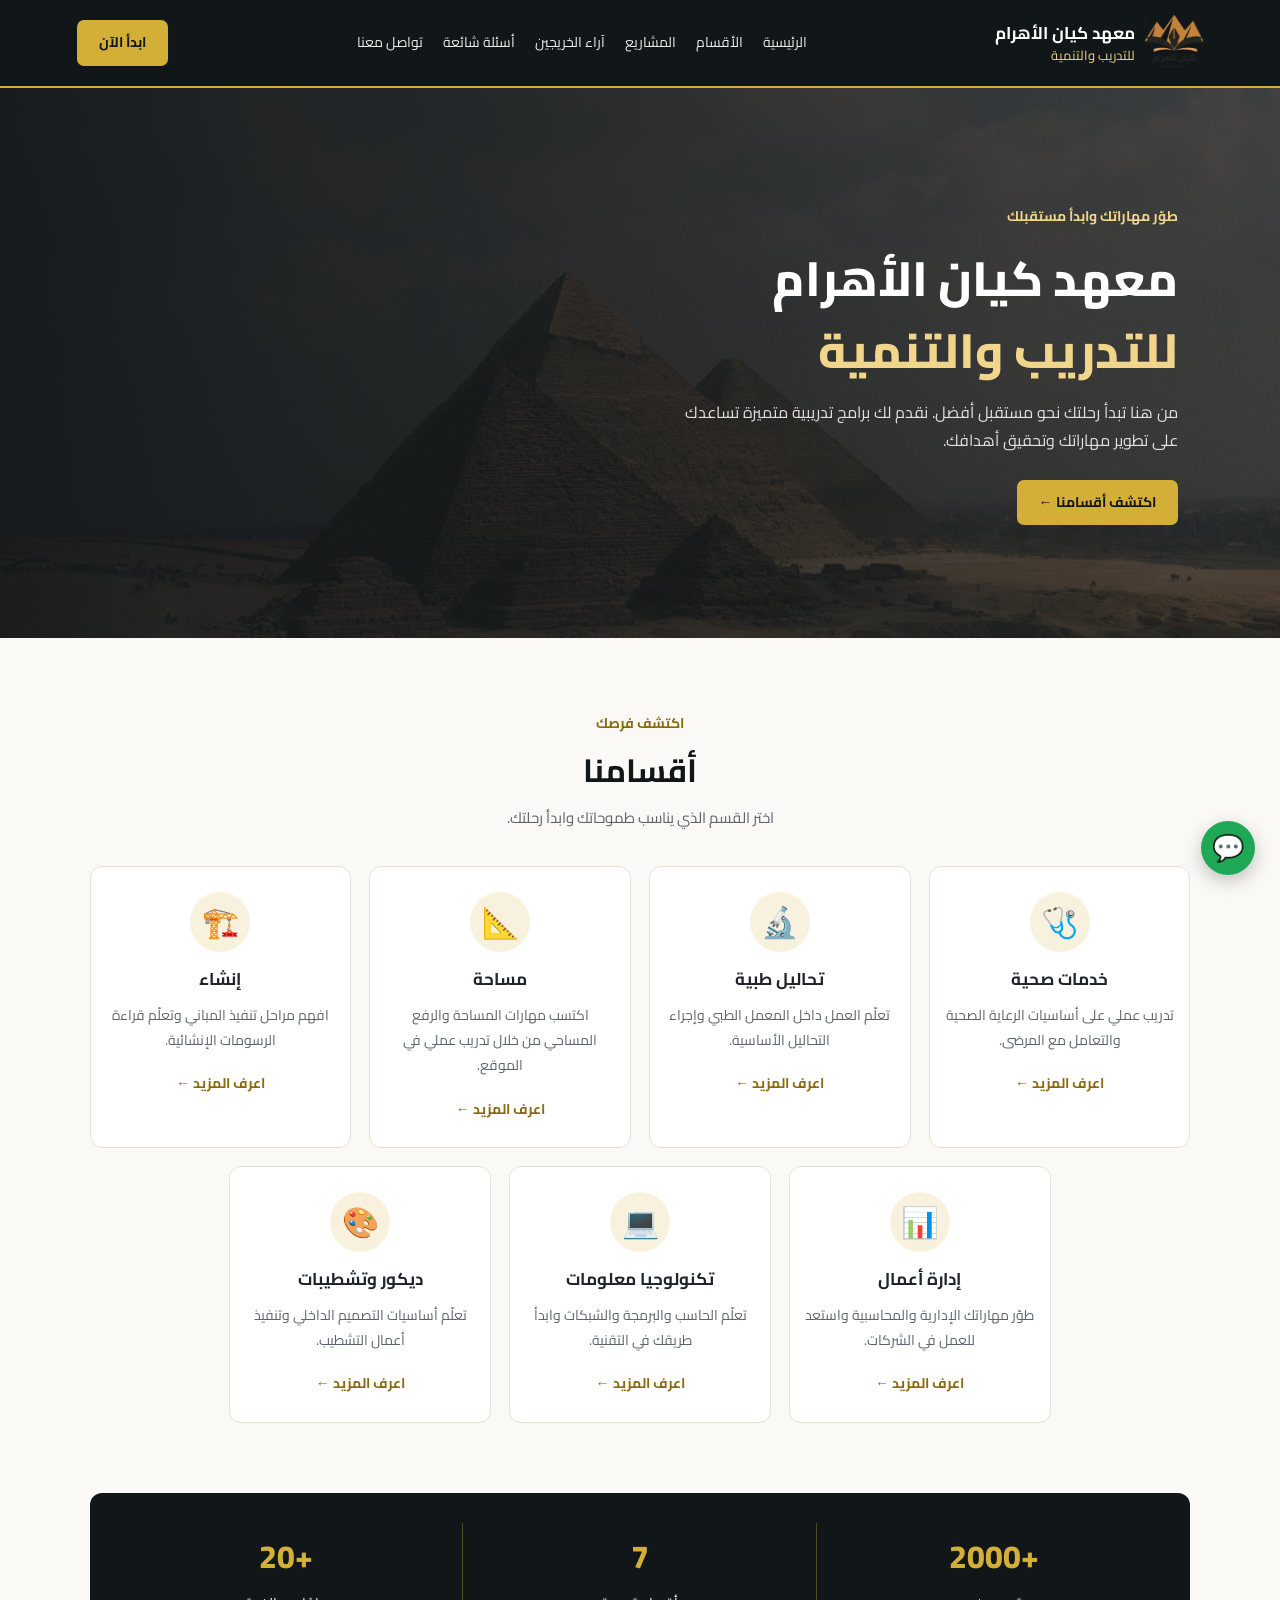
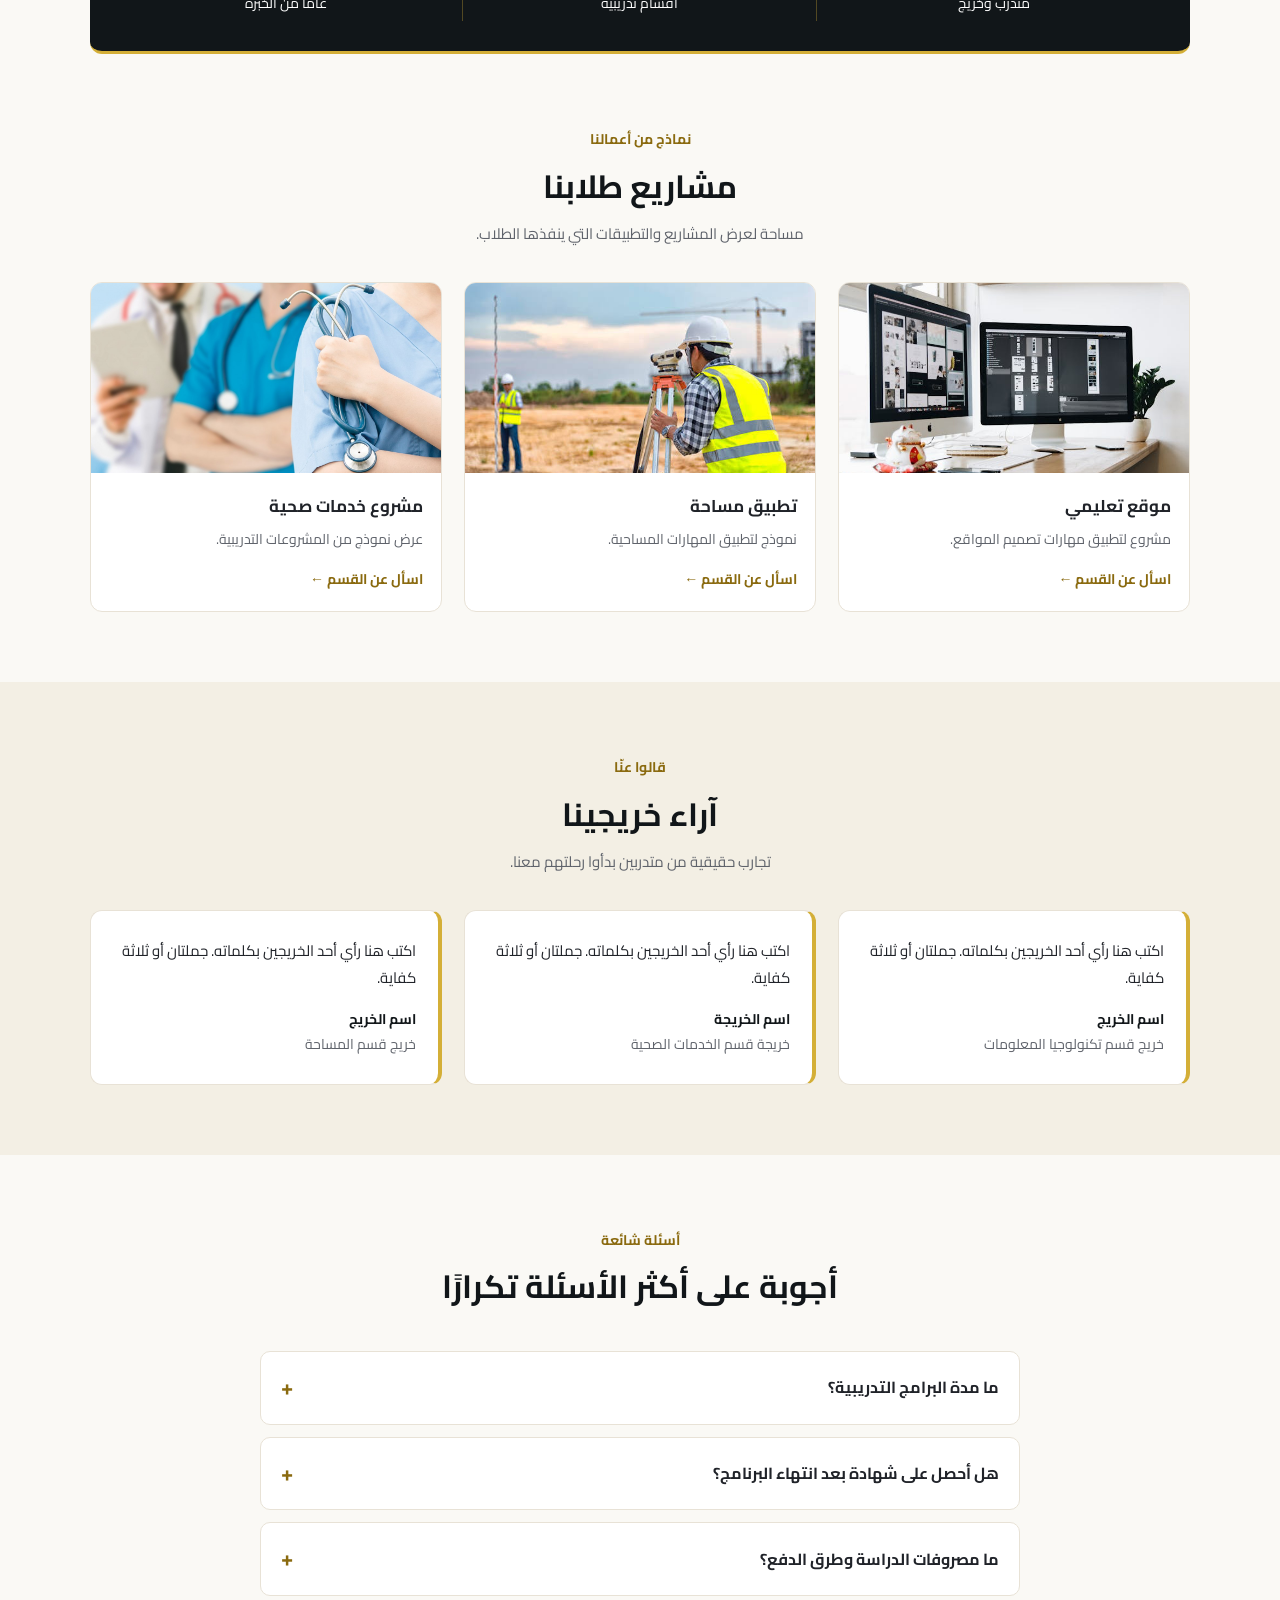
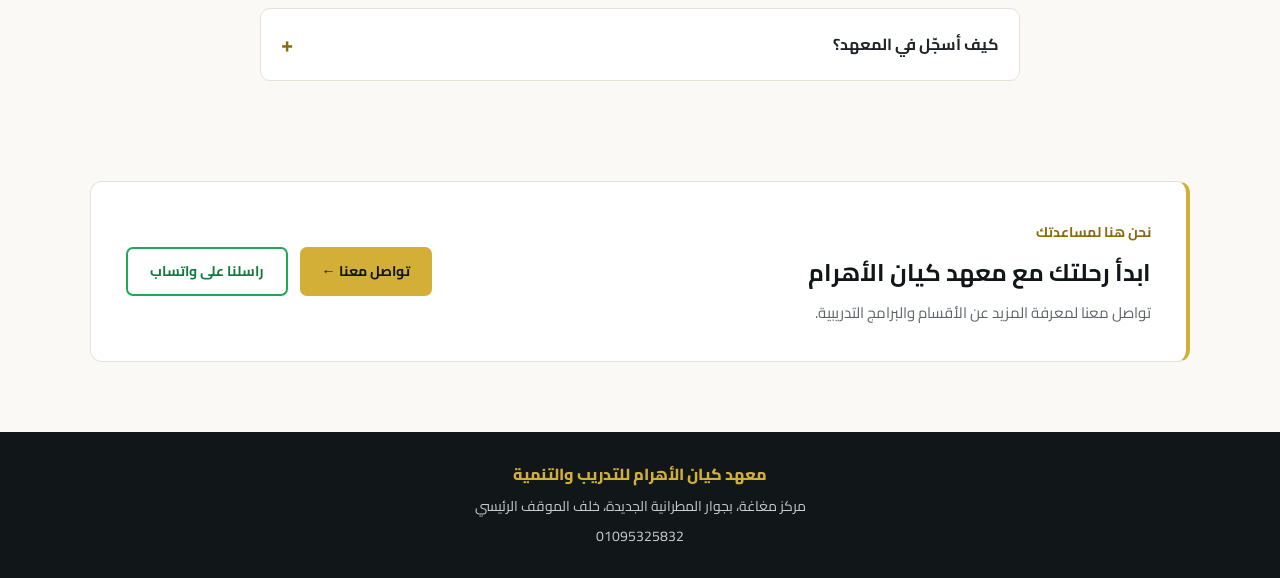
<file: index.html>
<!DOCTYPE html>
<html lang="ar" dir="rtl">
<head>
  <meta charset="UTF-8">
  <meta name="viewport" content="width=device-width, initial-scale=1.0">

  <title>معهد كيان الأهرام للتدريب والتنمية - مغاغة</title>
  <meta name="description" content="معهد كيان الأهرام للتدريب والتنمية بمركز مغاغة: خدمات صحية، تحاليل طبية، مساحة، إنشاء، إدارة أعمال، تكنولوجيا معلومات، وديكور وتشطيبات.">
  <link rel="icon" type="image/png" href="images/favicon.png">

  <link rel="preconnect" href="https://fonts.googleapis.com">
  <link rel="preconnect" href="https://fonts.gstatic.com" crossorigin>
  <link href="https://fonts.googleapis.com/css2?family=Cairo:wght@400;600;700;800&display=swap" rel="stylesheet">

  <link rel="stylesheet" href="style.css">
</head>
<body>

  <!-- الهيدر -->
  <header class="navbar">
    <a href="index.html" class="brand">
      <img class="brand-logo" src="images/logo.png" alt="" width="58" height="58">
      <span class="brand-text">
        <strong>معهد كيان الأهرام</strong>
        <small>للتدريب والتنمية</small>
      </span>
    </a>

    <button class="menu-toggle" id="menuToggle" aria-label="القائمة">☰</button>

    <nav class="nav-links" id="navLinks">
      <a href="index.html">الرئيسية</a>
      <a href="index.html#departments">الأقسام</a>
      <a href="index.html#projects">المشاريع</a>
      <a href="index.html#testimonials">آراء الخريجين</a>
      <a href="index.html#faq">أسئلة شائعة</a>
      <a href="contact.html">تواصل معنا</a>
    </nav>

    <a href="index.html#departments" class="nav-button">ابدأ الآن</a>
  </header>

  <main>
    <!-- الهيرو -->
    <section class="hero" id="home">
      <div class="hero-content">
        <span class="eyebrow">طوّر مهاراتك وابدأ مستقبلك</span>

        <h1>
          معهد كيان الأهرام<br>
          <span>للتدريب والتنمية</span>
        </h1>

        <p>
          من هنا تبدأ رحلتك نحو مستقبل أفضل.
          نقدم لك برامج تدريبية متميزة تساعدك على تطوير مهاراتك
          وتحقيق أهدافك.
        </p>

        <a href="#departments" class="primary-button">اكتشف أقسامنا ←</a>
      </div>
    </section>

    <!-- الأقسام -->
    <section class="section" id="departments">
      <div class="section-heading">
        <span class="eyebrow">اكتشف فرصك</span>
        <h2>أقسامنا</h2>
        <p>اختر القسم الذي يناسب طموحاتك وابدأ رحلتك.</p>
      </div>

      <div class="departments-grid">
        <a class="department-card" href="health.html">
          <div class="card-icon">🩺</div>
          <h3>خدمات صحية</h3>
          <p>تدريب عملي على أساسيات الرعاية الصحية والتعامل مع المرضى.</p>
          <span class="link-button">اعرف المزيد ←</span>
        </a>

        <a class="department-card" href="labs.html">
          <div class="card-icon">🔬</div>
          <h3>تحاليل طبية</h3>
          <p>تعلّم العمل داخل المعمل الطبي وإجراء التحاليل الأساسية.</p>
          <span class="link-button">اعرف المزيد ←</span>
        </a>

        <a class="department-card" href="survey.html">
          <div class="card-icon">📐</div>
          <h3>مساحة</h3>
          <p>اكتسب مهارات المساحة والرفع المساحي من خلال تدريب عملي في الموقع.</p>
          <span class="link-button">اعرف المزيد ←</span>
        </a>

        <a class="department-card" href="construction.html">
          <div class="card-icon">🏗️</div>
          <h3>إنشاء</h3>
          <p>افهم مراحل تنفيذ المباني وتعلّم قراءة الرسومات الإنشائية.</p>
          <span class="link-button">اعرف المزيد ←</span>
        </a>

        <a class="department-card" href="business.html">
          <div class="card-icon">📊</div>
          <h3>إدارة أعمال</h3>
          <p>طوّر مهاراتك الإدارية والمحاسبية واستعد للعمل في الشركات.</p>
          <span class="link-button">اعرف المزيد ←</span>
        </a>

        <a class="department-card" href="it.html">
          <div class="card-icon">💻</div>
          <h3>تكنولوجيا معلومات</h3>
          <p>تعلّم الحاسب والبرمجة والشبكات وابدأ طريقك في التقنية.</p>
          <span class="link-button">اعرف المزيد ←</span>
        </a>

        <a class="department-card" href="decor.html">
          <div class="card-icon">🎨</div>
          <h3>ديكور وتشطيبات</h3>
          <p>تعلّم أساسيات التصميم الداخلي وتنفيذ أعمال التشطيب.</p>
          <span class="link-button">اعرف المزيد ←</span>
        </a>
      </div>
    </section>

    <!-- الإحصائيات (من ملفك الأصلي، عدّلها لو لزم) -->
    <section class="stats" id="about">
      <div class="stat-item">
        <span class="stat-number">2000+</span>
        <span class="stat-label">متدرب وخريج</span>
      </div>

      <div class="stat-item">
        <span class="stat-number">7</span>
        <span class="stat-label">أقسام تدريبية</span>
      </div>

      <div class="stat-item">
        <span class="stat-number">20+</span>
        <span class="stat-label">عامًا من الخبرة</span>
      </div>
    </section>

    <!-- المشاريع -->
    <section class="section" id="projects">
      <div class="section-heading">
        <span class="eyebrow">نماذج من أعمالنا</span>
        <h2>مشاريع طلابنا</h2>
        <p>مساحة لعرض المشاريع والتطبيقات التي ينفذها الطلاب.</p>
      </div>

      <div class="projects-grid">
        <article class="project-card">
          <img class="project-image" src="images/img3.jpg"
            alt="لقطة من موقع تعليمي نفذه الطلاب" width="600" height="400" loading="lazy">
          <div class="project-info">
            <h3>موقع تعليمي</h3>
            <p>مشروع لتطبيق مهارات تصميم المواقع.</p>
            <a class="link-button" href="contact.html?dept=%D8%AA%D9%83%D9%86%D9%88%D9%84%D9%88%D8%AC%D9%8A%D8%A7%20%D9%85%D8%B9%D9%84%D9%88%D9%85%D8%A7%D8%AA">اسأل عن القسم ←</a>
          </div>
        </article>

        <article class="project-card">
          <img class="project-image" src="images/img1.jfif"
            alt="تطبيق عملي لمهارات المساحة" width="600" height="400" loading="lazy">
          <div class="project-info">
            <h3>تطبيق مساحة</h3>
            <p>نموذج لتطبيق المهارات المساحية.</p>
            <a class="link-button" href="contact.html?dept=%D9%85%D8%B3%D8%A7%D8%AD%D8%A9">اسأل عن القسم ←</a>
          </div>
        </article>

        <article class="project-card">
          <img class="project-image" src="images/img2.jpg"
            alt="تدريب عملي لطلاب الخدمات الصحية" width="600" height="400" loading="lazy">
          <div class="project-info">
            <h3>مشروع خدمات صحية</h3>
            <p>عرض نموذج من المشروعات التدريبية.</p>
            <a class="link-button" href="contact.html?dept=%D8%AE%D8%AF%D9%85%D8%A7%D8%AA%20%D8%B5%D8%AD%D9%8A%D8%A9">اسأل عن القسم ←</a>
          </div>
        </article>
      </div>
    </section>

    <!-- آراء الخريجين (نصوص تجريبية: بدّلها بآراء حقيقية) -->
    <section class="section section-alt" id="testimonials">
      <div class="section-heading">
        <span class="eyebrow">قالوا عنّا</span>
        <h2>آراء خريجينا</h2>
        <p>تجارب حقيقية من متدربين بدأوا رحلتهم معنا.</p>
      </div>

      <div class="testimonials-grid">
        <figure class="testimonial-card">
          <blockquote>اكتب هنا رأي أحد الخريجين بكلماته. جملتان أو ثلاثة كفاية.</blockquote>
          <figcaption><strong>اسم الخريج</strong><span>خريج قسم تكنولوجيا المعلومات</span></figcaption>
        </figure>

        <figure class="testimonial-card">
          <blockquote>اكتب هنا رأي أحد الخريجين بكلماته. جملتان أو ثلاثة كفاية.</blockquote>
          <figcaption><strong>اسم الخريجة</strong><span>خريجة قسم الخدمات الصحية</span></figcaption>
        </figure>

        <figure class="testimonial-card">
          <blockquote>اكتب هنا رأي أحد الخريجين بكلماته. جملتان أو ثلاثة كفاية.</blockquote>
          <figcaption><strong>اسم الخريج</strong><span>خريج قسم المساحة</span></figcaption>
        </figure>
      </div>
    </section>

    <!-- الأسئلة الشائعة -->
    <section class="section" id="faq">
      <div class="section-heading">
        <span class="eyebrow">أسئلة شائعة</span>
        <h2>أجوبة على أكثر الأسئلة تكرارًا</h2>
      </div>

      <div class="faq-list">
        <details>
          <summary>ما مدة البرامج التدريبية؟</summary>
          <p>تتراوح مدة الدراسة من سنة إلى سنتين حسب القسم، وفي معظم الأقسام تكون سنتين.</p>
        </details>
        <details>
          <summary>هل أحصل على شهادة بعد انتهاء البرنامج؟</summary>
          <p>نعم، تحصل على شهادة معتمدة حكوميًا بعد إتمام الدراسة.</p>
        </details>
        <details>
          <summary>ما مصروفات الدراسة وطرق الدفع؟</summary>
          <p>تختلف المصروفات حسب القسم وموضحة في صفحة كل قسم، ويمكنك التواصل معنا لأي استفسار.</p>
        </details>
        <details>
          <summary>كيف أسجّل في المعهد؟</summary>
          <p>اضغط على «تواصل معنا» واملأ بياناتك، أو راسلنا على واتساب، وسنرد عليك لإتمام التسجيل.</p>
        </details>
      </div>
    </section>

    <!-- دعوة التواصل -->
    <section class="contact-section">
      <div>
        <span class="eyebrow">نحن هنا لمساعدتك</span>
        <h2>ابدأ رحلتك مع معهد كيان الأهرام</h2>
        <p>تواصل معنا لمعرفة المزيد عن الأقسام والبرامج التدريبية.</p>
      </div>

      <div class="cta-actions">
        <a href="contact.html" class="primary-button">تواصل معنا ←</a>
        <a href="https://wa.me/201095325832?text=%D8%A7%D9%84%D8%B3%D9%84%D8%A7%D9%85%20%D8%B9%D9%84%D9%8A%D9%83%D9%85%D8%8C%20%D8%B9%D8%A7%D9%8A%D8%B2%20%D8%A3%D8%B3%D8%AA%D9%81%D8%B3%D8%B1%20%D8%B9%D9%86%20%D9%85%D8%B9%D9%87%D8%AF%20%D9%83%D9%8A%D8%A7%D9%86%20%D8%A7%D9%84%D8%A3%D9%87%D8%B1%D8%A7%D9%85." class="secondary-button" target="_blank" rel="noopener">راسلنا على واتساب</a>
      </div>
    </section>
  </main>

  <!-- زر واتساب وزر العودة لأعلى -->
  <a href="https://wa.me/201095325832?text=%D8%A7%D9%84%D8%B3%D9%84%D8%A7%D9%85%20%D8%B9%D9%84%D9%8A%D9%83%D9%85%D8%8C%20%D8%B9%D8%A7%D9%8A%D8%B2%20%D8%A3%D8%B3%D8%AA%D9%81%D8%B3%D8%B1%20%D8%B9%D9%86%20%D9%85%D8%B9%D9%87%D8%AF%20%D9%83%D9%8A%D8%A7%D9%86%20%D8%A7%D9%84%D8%A3%D9%87%D8%B1%D8%A7%D9%85." class="whatsapp-float" target="_blank" rel="noopener"
    aria-label="راسلنا على واتساب">💬</a>
  <button id="backToTop" class="back-to-top" aria-label="العودة لأعلى">↑</button>

  <footer class="footer">
    <a href="index.html" class="footer-brand">معهد كيان الأهرام للتدريب والتنمية</a>
    <p>مركز مغاغة، بجوار المطرانية الجديدة، خلف الموقف الرئيسي</p>
    <p><a href="tel:+201095325832" dir="ltr">01095325832</a></p>
  </footer>

  <script src="script.js"></script>
</body>
</html>
</file>
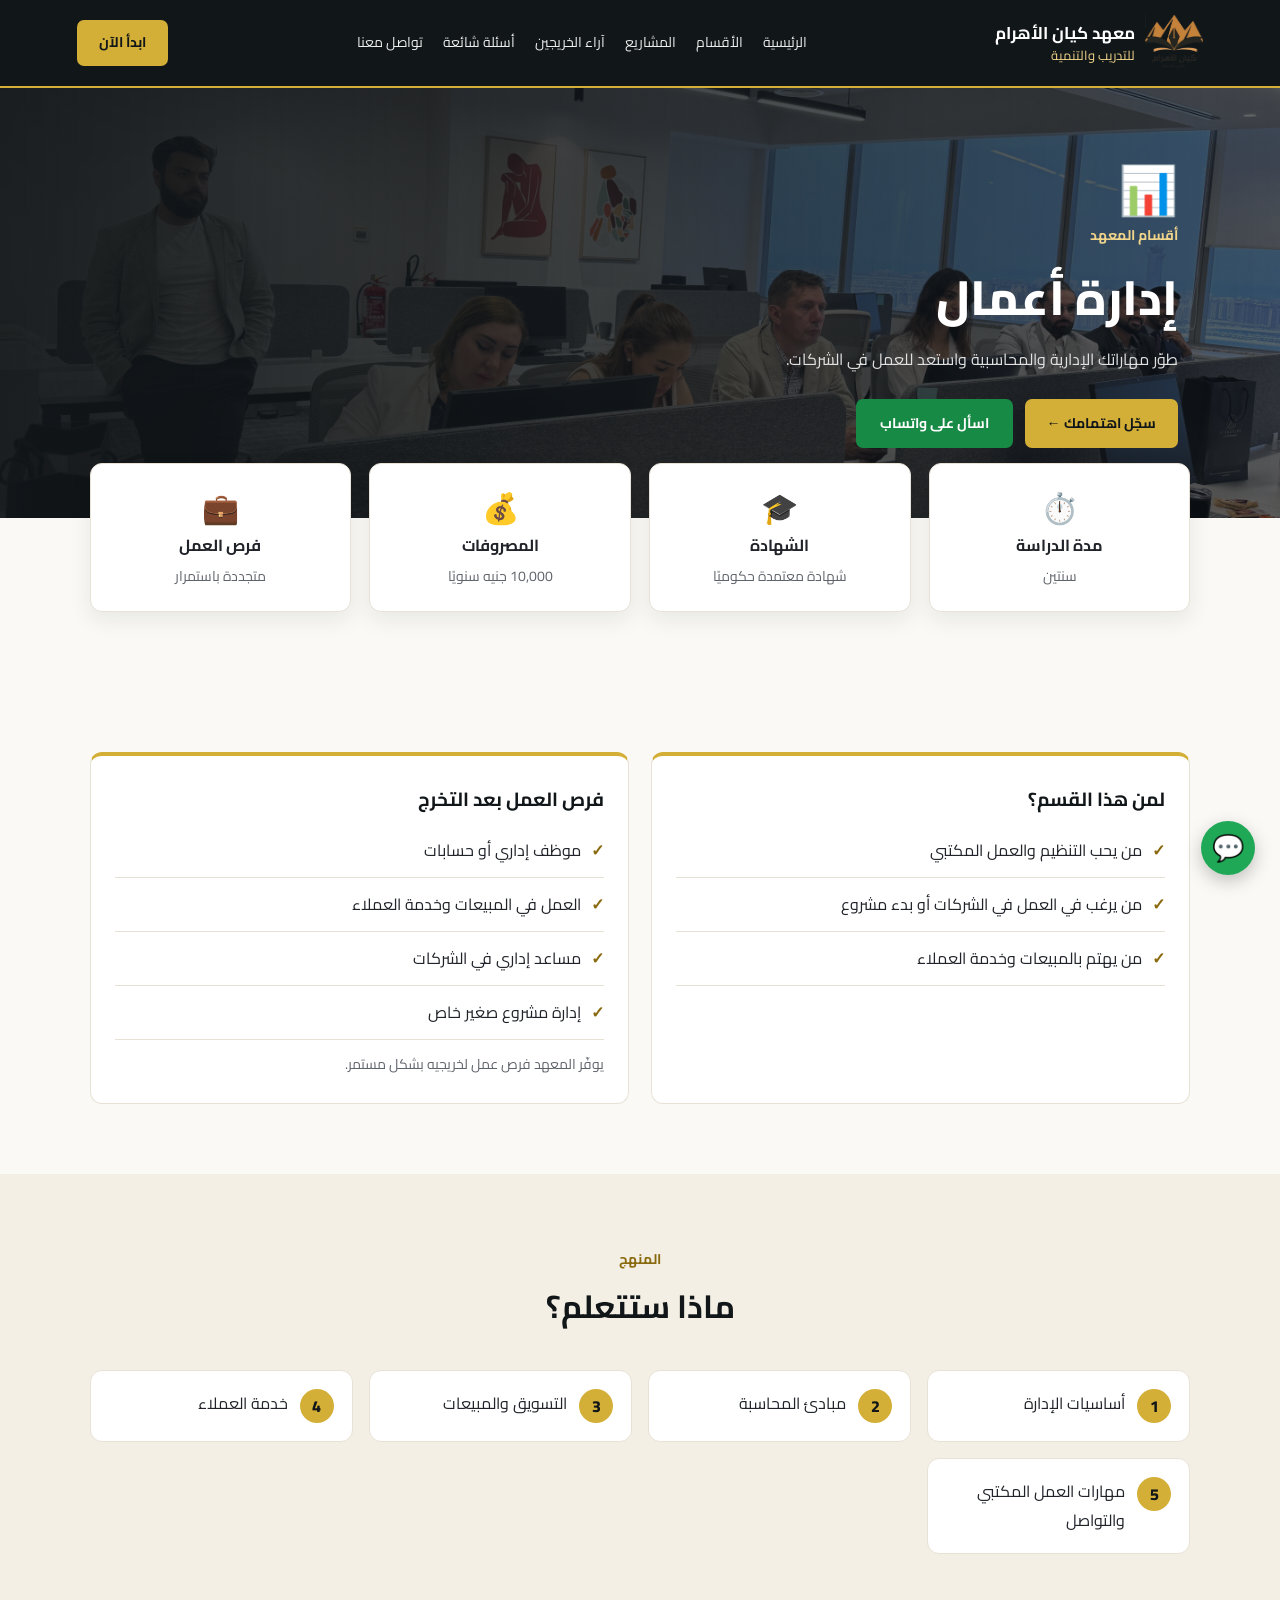
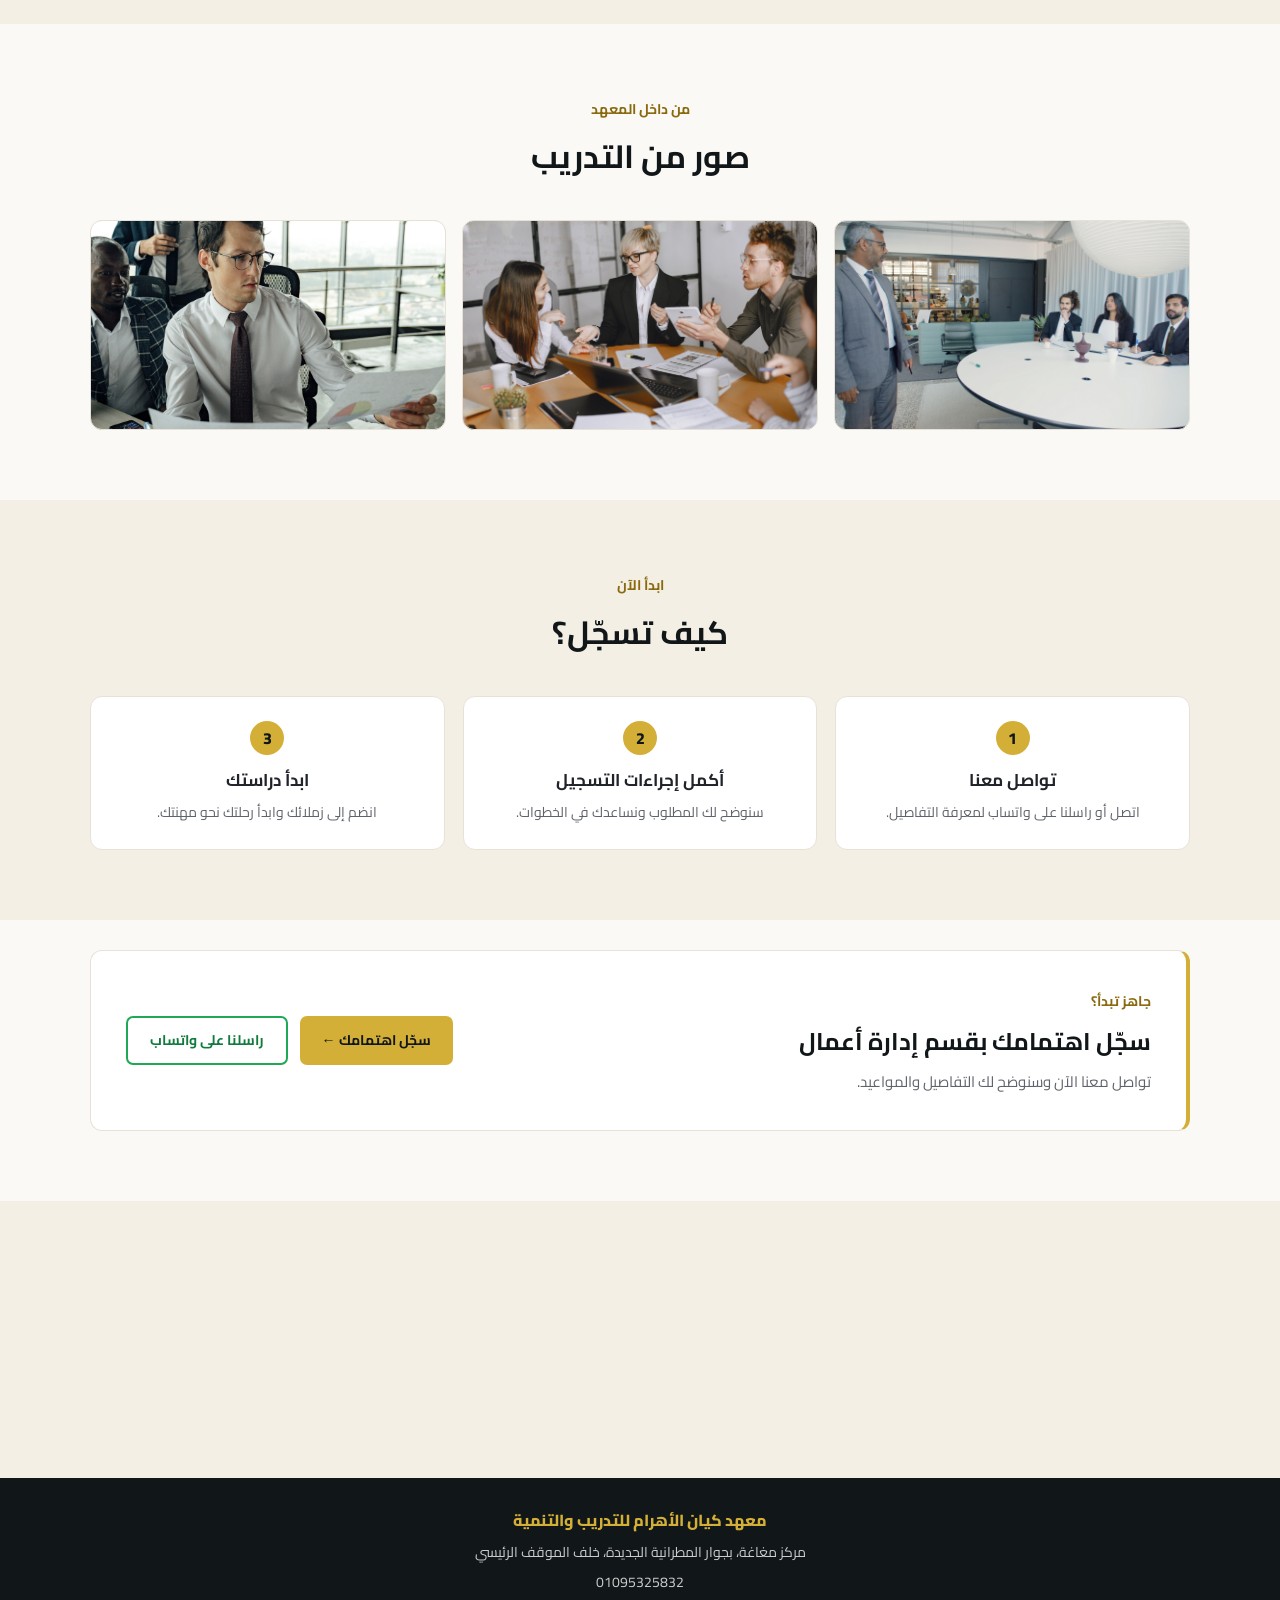
<file: business.html>
<!DOCTYPE html>
<html lang="ar" dir="rtl">
<head>
  <meta charset="UTF-8">
  <meta name="viewport" content="width=device-width, initial-scale=1.0">

  <title>إدارة أعمال - معهد كيان الأهرام</title>
  <meta name="description" content="طوّر مهاراتك الإدارية والمحاسبية واستعد للعمل في الشركات.">
  <link rel="icon" type="image/png" href="images/favicon.png">

  <link rel="preconnect" href="https://fonts.googleapis.com">
  <link rel="preconnect" href="https://fonts.gstatic.com" crossorigin>
  <link href="https://fonts.googleapis.com/css2?family=Cairo:wght@400;600;700;800&display=swap" rel="stylesheet">

  <link rel="stylesheet" href="style.css">
</head>
<body>

  <!-- الهيدر -->
  <header class="navbar">
    <a href="index.html" class="brand">
      <img class="brand-logo" src="images/logo.png" alt="" width="58" height="58">
      <span class="brand-text">
        <strong>معهد كيان الأهرام</strong>
        <small>للتدريب والتنمية</small>
      </span>
    </a>

    <button class="menu-toggle" id="menuToggle" aria-label="القائمة">☰</button>

    <nav class="nav-links" id="navLinks">
      <a href="index.html">الرئيسية</a>
      <a href="index.html#departments">الأقسام</a>
      <a href="index.html#projects">المشاريع</a>
      <a href="index.html#testimonials">آراء الخريجين</a>
      <a href="index.html#faq">أسئلة شائعة</a>
      <a href="contact.html">تواصل معنا</a>
    </nav>

    <a href="index.html#departments" class="nav-button">ابدأ الآن</a>
  </header>

  <main>
    <!-- الهيرو: غيّر الصورة من images/business-hero.jpg -->
    <section class="hero hero-small" style="--hero-image: url('images/business (1).jpg')">
      <div class="hero-content">
        <div class="hero-icon">📊</div>
        <span class="eyebrow">أقسام المعهد</span>
        <h1>إدارة أعمال</h1>
        <p>طوّر مهاراتك الإدارية والمحاسبية واستعد للعمل في الشركات.</p>

        <div class="cta-actions">
          <a href="contact.html?dept=%D8%A5%D8%AF%D8%A7%D8%B1%D8%A9%20%D8%A3%D8%B9%D9%85%D8%A7%D9%84" class="primary-button">سجّل اهتمامك ←</a>
          <a href="https://wa.me/201095325832?text=%D8%A7%D9%84%D8%B3%D9%84%D8%A7%D9%85%20%D8%B9%D9%84%D9%8A%D9%83%D9%85%D8%8C%20%D8%B9%D8%A7%D9%8A%D8%B2%20%D8%A3%D8%B3%D8%AA%D9%81%D8%B3%D8%B1%20%D8%B9%D9%86%20%D9%82%D8%B3%D9%85%20%D8%A5%D8%AF%D8%A7%D8%B1%D8%A9%20%D8%A3%D8%B9%D9%85%D8%A7%D9%84%20%D9%81%D9%8A%20%D9%85%D8%B9%D9%87%D8%AF%20%D9%83%D9%8A%D8%A7%D9%86%20%D8%A7%D9%84%D8%A3%D9%87%D8%B1%D8%A7%D9%85." class="secondary-button" target="_blank" rel="noopener">اسأل على واتساب</a>
        </div>
      </div>
    </section>

    <!-- معلومات سريعة -->
    <section class="section facts-section">
      <div class="info-grid">
        <div class="info-card">
          <div class="info-icon">⏱️</div>
          <h3>مدة الدراسة</h3>
          <p>سنتين</p>
        </div>

        <div class="info-card">
          <div class="info-icon">🎓</div>
          <h3>الشهادة</h3>
          <p>شهادة معتمدة حكوميًا</p>
        </div>

        <div class="info-card">
          <div class="info-icon">💰</div>
          <h3>المصروفات</h3>
          <!-- رقم تجريبي: غيّره بالمصروفات الحقيقية -->
          <p>10,000 جنيه سنويًا</p>
        </div>

        <div class="info-card">
          <div class="info-icon">💼</div>
          <h3>فرص العمل</h3>
          <p>متجددة باستمرار</p>
        </div>
      </div>
    </section>

    <!-- لمن هذا القسم + فرص العمل -->
    <section class="section">
      <div class="panel-grid">
        <div class="panel">
          <h3>لمن هذا القسم؟</h3>
          <ul class="checklist">
            <li>من يحب التنظيم والعمل المكتبي</li>
            <li>من يرغب في العمل في الشركات أو بدء مشروع</li>
            <li>من يهتم بالمبيعات وخدمة العملاء</li>
          </ul>
        </div>

        <div class="panel">
          <h3>فرص العمل بعد التخرج</h3>
          <ul class="checklist">
            <li>موظف إداري أو حسابات</li>
            <li>العمل في المبيعات وخدمة العملاء</li>
            <li>مساعد إداري في الشركات</li>
            <li>إدارة مشروع صغير خاص</li>
          </ul>
          <p class="panel-note">يوفّر المعهد فرص عمل لخريجيه بشكل مستمر.</p>
        </div>
      </div>
    </section>

    <!-- ماذا ستتعلم -->
    <section class="section section-alt">
      <div class="section-heading">
        <span class="eyebrow">المنهج</span>
        <h2>ماذا ستتعلم؟</h2>
      </div>

      <div class="learn-grid">
        <div class="learn-card"><span class="learn-number">1</span><p>أساسيات الإدارة</p></div>
        <div class="learn-card"><span class="learn-number">2</span><p>مبادئ المحاسبة</p></div>
        <div class="learn-card"><span class="learn-number">3</span><p>التسويق والمبيعات</p></div>
        <div class="learn-card"><span class="learn-number">4</span><p>خدمة العملاء</p></div>
        <div class="learn-card"><span class="learn-number">5</span><p>مهارات العمل المكتبي والتواصل</p></div>
      </div>
    </section>

    <!-- معرض الصور: images/business-1.jpg إلى business-3.jpg -->
    <section class="section">
      <div class="section-heading">
        <span class="eyebrow">من داخل المعهد</span>
        <h2>صور من التدريب</h2>
      </div>

      <div class="gallery">
        <div class="gallery-item" style="background-image: url('images/business\ \(3\).jpg')" role="img" aria-label="إدارة أعمال: تدريب عملي"></div>
        <div class="gallery-item" style="background-image: url('images/business\ \(4\).jpg')" role="img" aria-label="إدارة أعمال: داخل القاعات"></div>
        <div class="gallery-item" style="background-image: url('images/business\ \(2\).jpg')" role="img" aria-label="إدارة أعمال: من حياة المعهد"></div>
      </div>
    </section>

    <!-- خطوات التسجيل -->
    <section class="section section-alt">
      <div class="section-heading">
        <span class="eyebrow">ابدأ الآن</span>
        <h2>كيف تسجّل؟</h2>
      </div>

      <div class="steps">
        <div class="step">
          <span class="learn-number">1</span>
          <h3>تواصل معنا</h3>
          <p>اتصل أو راسلنا على واتساب لمعرفة التفاصيل.</p>
        </div>
        <div class="step">
          <span class="learn-number">2</span>
          <h3>أكمل إجراءات التسجيل</h3>
          <p>سنوضح لك المطلوب ونساعدك في الخطوات.</p>
        </div>
        <div class="step">
          <span class="learn-number">3</span>
          <h3>ابدأ دراستك</h3>
          <p>انضم إلى زملائك وابدأ رحلتك نحو مهنتك.</p>
        </div>
      </div>
    </section>

    <!-- دعوة أخيرة -->
    <section class="contact-section">
      <div>
        <span class="eyebrow">جاهز تبدأ؟</span>
        <h2>سجّل اهتمامك بقسم إدارة أعمال</h2>
        <p>تواصل معنا الآن وسنوضح لك التفاصيل والمواعيد.</p>
      </div>

      <div class="cta-actions">
        <a href="contact.html?dept=%D8%A5%D8%AF%D8%A7%D8%B1%D8%A9%20%D8%A3%D8%B9%D9%85%D8%A7%D9%84" class="primary-button">سجّل اهتمامك ←</a>
        <a href="https://wa.me/201095325832?text=%D8%A7%D9%84%D8%B3%D9%84%D8%A7%D9%85%20%D8%B9%D9%84%D9%8A%D9%83%D9%85%D8%8C%20%D8%B9%D8%A7%D9%8A%D8%B2%20%D8%A3%D8%B3%D8%AA%D9%81%D8%B3%D8%B1%20%D8%B9%D9%86%20%D9%82%D8%B3%D9%85%20%D8%A5%D8%AF%D8%A7%D8%B1%D8%A9%20%D8%A3%D8%B9%D9%85%D8%A7%D9%84%20%D9%81%D9%8A%20%D9%85%D8%B9%D9%87%D8%AF%20%D9%83%D9%8A%D8%A7%D9%86%20%D8%A7%D9%84%D8%A3%D9%87%D8%B1%D8%A7%D9%85." class="secondary-button" target="_blank" rel="noopener">راسلنا على واتساب</a>
      </div>
    </section>

    <!-- أقسام أخرى -->
    <section class="section section-alt">
      <div class="section-heading">
        <h2>أقسام أخرى</h2>
      </div>

      <div class="other-links">
        <a href="health.html">خدمات صحية</a>
        <a href="labs.html">تحاليل طبية</a>
        <a href="survey.html">مساحة</a>
        <a href="construction.html">إنشاء</a>
        <a href="it.html">تكنولوجيا معلومات</a>
        <a href="decor.html">ديكور وتشطيبات</a>
      </div>
    </section>
  </main>

  <!-- زر واتساب وزر العودة لأعلى -->
  <a href="https://wa.me/201095325832?text=%D8%A7%D9%84%D8%B3%D9%84%D8%A7%D9%85%20%D8%B9%D9%84%D9%8A%D9%83%D9%85%D8%8C%20%D8%B9%D8%A7%D9%8A%D8%B2%20%D8%A3%D8%B3%D8%AA%D9%81%D8%B3%D8%B1%20%D8%B9%D9%86%20%D9%85%D8%B9%D9%87%D8%AF%20%D9%83%D9%8A%D8%A7%D9%86%20%D8%A7%D9%84%D8%A3%D9%87%D8%B1%D8%A7%D9%85." class="whatsapp-float" target="_blank" rel="noopener"
    aria-label="راسلنا على واتساب">💬</a>
  <button id="backToTop" class="back-to-top" aria-label="العودة لأعلى">↑</button>

  <footer class="footer">
    <a href="index.html" class="footer-brand">معهد كيان الأهرام للتدريب والتنمية</a>
    <p>مركز مغاغة، بجوار المطرانية الجديدة، خلف الموقف الرئيسي</p>
    <p><a href="tel:+201095325832" dir="ltr">01095325832</a></p>
  </footer>

  <script src="script.js"></script>
</body>
</html>
</file>
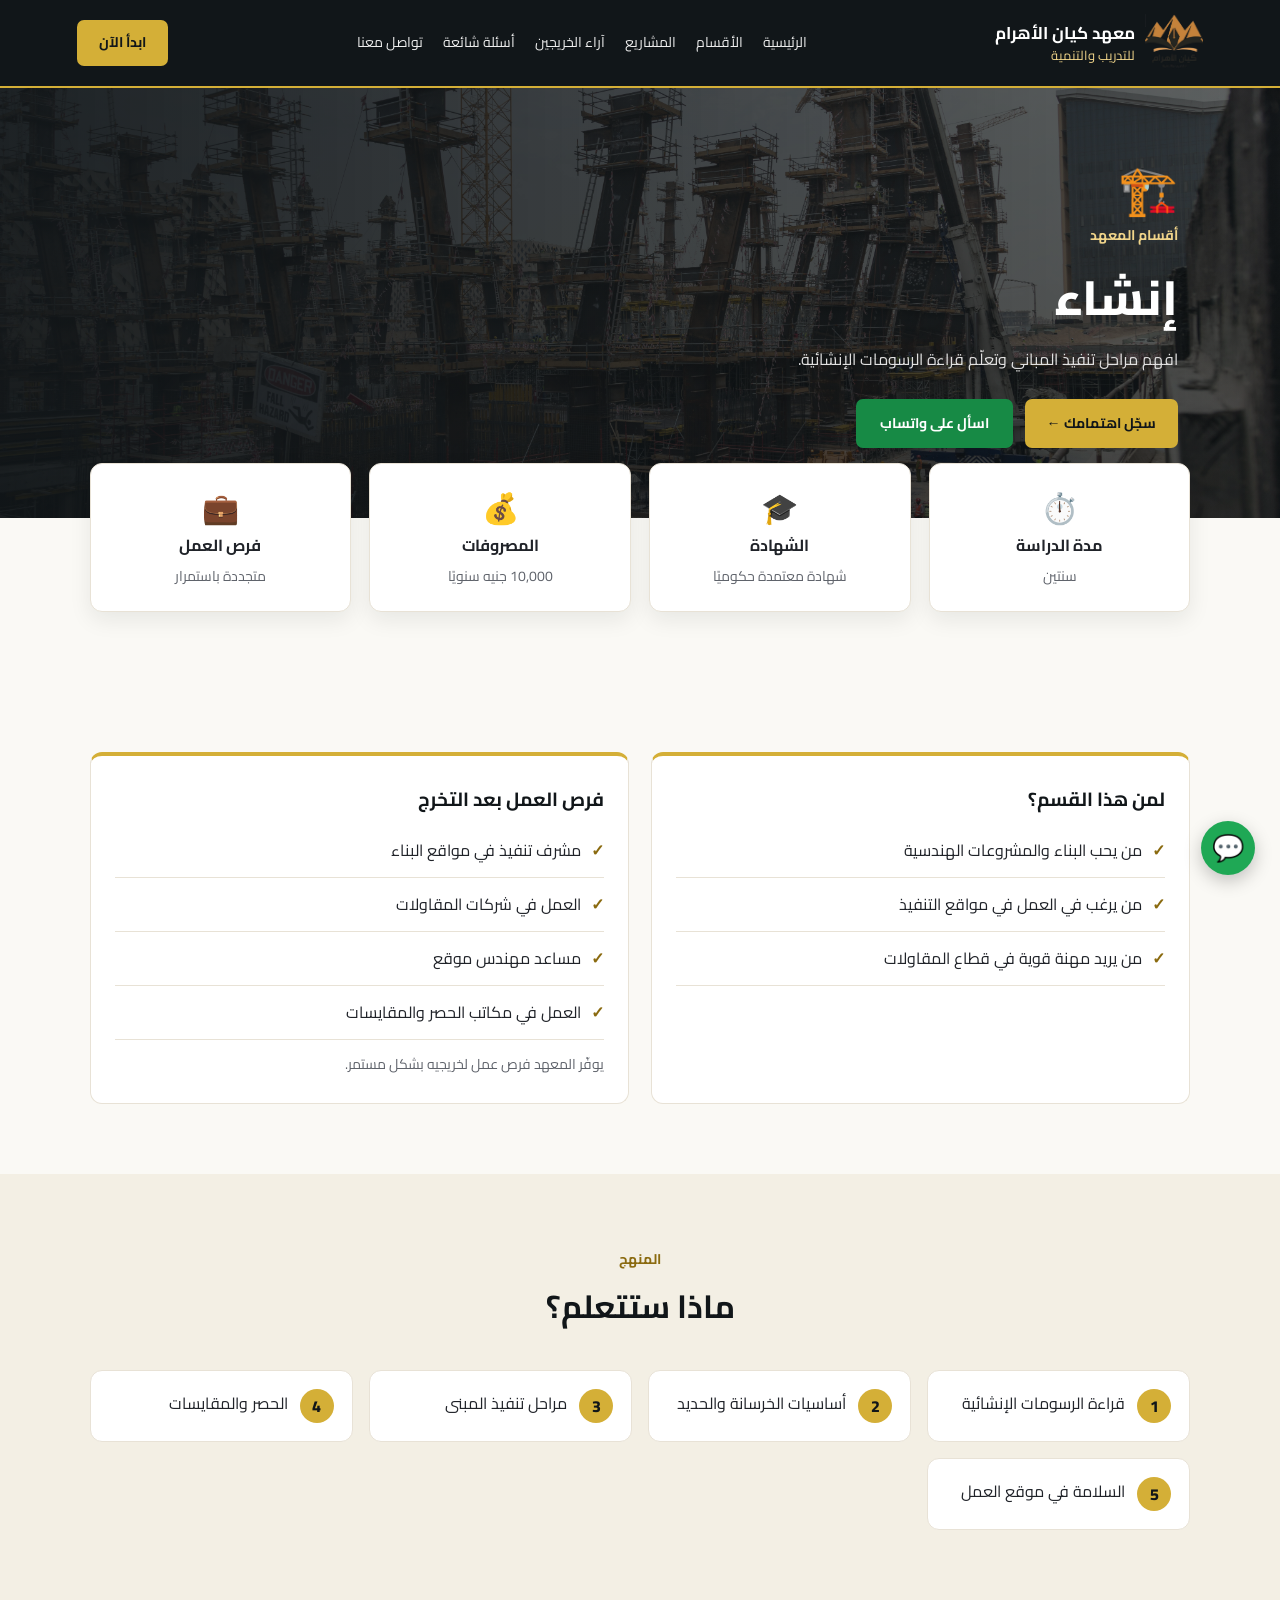
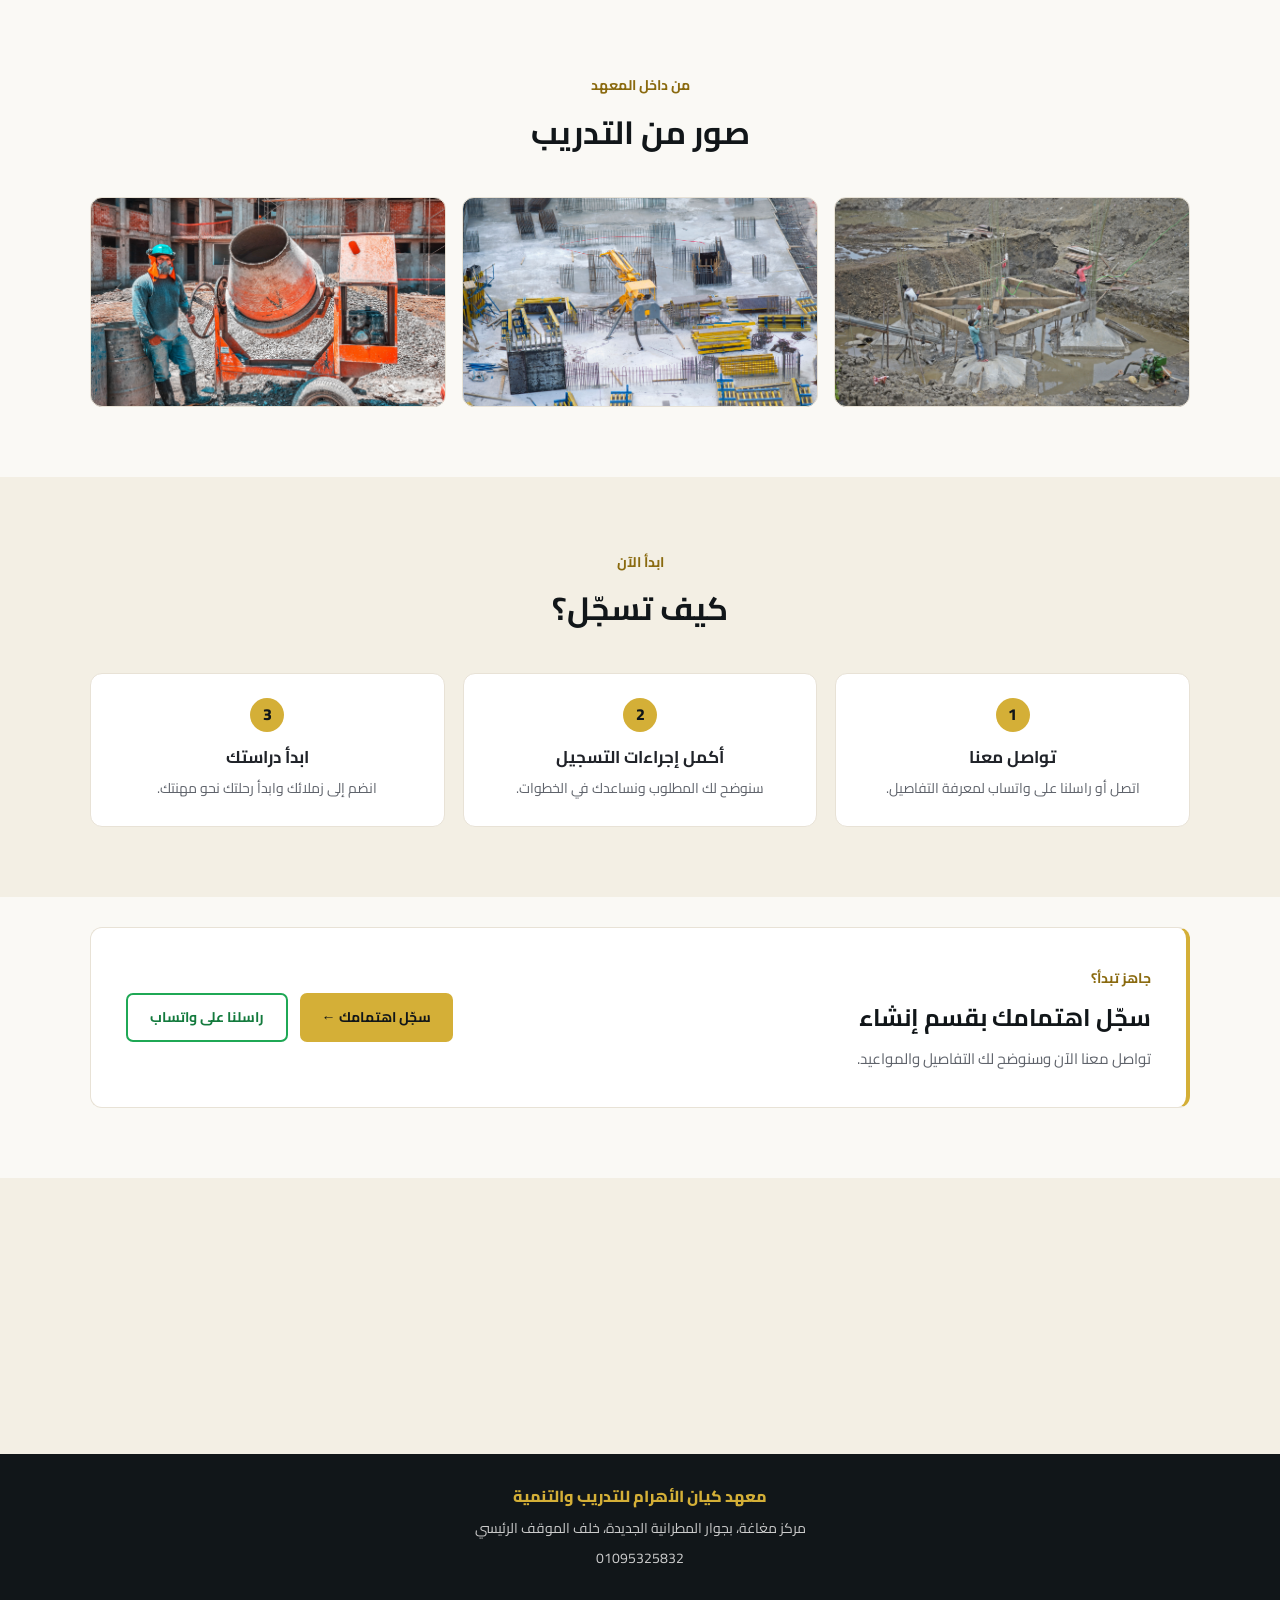
<file: construction.html>
<!DOCTYPE html>
<html lang="ar" dir="rtl">
<head>
  <meta charset="UTF-8">
  <meta name="viewport" content="width=device-width, initial-scale=1.0">

  <title>إنشاء - معهد كيان الأهرام</title>
  <meta name="description" content="افهم مراحل تنفيذ المباني وتعلّم قراءة الرسومات الإنشائية.">
  <link rel="icon" type="image/png" href="images/favicon.png">

  <link rel="preconnect" href="https://fonts.googleapis.com">
  <link rel="preconnect" href="https://fonts.gstatic.com" crossorigin>
  <link href="https://fonts.googleapis.com/css2?family=Cairo:wght@400;600;700;800&display=swap" rel="stylesheet">

  <link rel="stylesheet" href="style.css">
</head>
<body>

  <!-- الهيدر -->
  <header class="navbar">
    <a href="index.html" class="brand">
      <img class="brand-logo" src="images/logo.png" alt="" width="58" height="58">
      <span class="brand-text">
        <strong>معهد كيان الأهرام</strong>
        <small>للتدريب والتنمية</small>
      </span>
    </a>

    <button class="menu-toggle" id="menuToggle" aria-label="القائمة">☰</button>

    <nav class="nav-links" id="navLinks">
      <a href="index.html">الرئيسية</a>
      <a href="index.html#departments">الأقسام</a>
      <a href="index.html#projects">المشاريع</a>
      <a href="index.html#testimonials">آراء الخريجين</a>
      <a href="index.html#faq">أسئلة شائعة</a>
      <a href="contact.html">تواصل معنا</a>
    </nav>

    <a href="index.html#departments" class="nav-button">ابدأ الآن</a>
  </header>

  <main>
    <!-- الهيرو: غيّر الصورة من images/construction-hero.jpg -->
    <section class="hero hero-small" style="--hero-image: url('images/decor (4).jpg')">
      <div class="hero-content">
        <div class="hero-icon">🏗️</div>
        <span class="eyebrow">أقسام المعهد</span>
        <h1>إنشاء</h1>
        <p>افهم مراحل تنفيذ المباني وتعلّم قراءة الرسومات الإنشائية.</p>

        <div class="cta-actions">
          <a href="contact.html?dept=%D8%A5%D9%86%D8%B4%D8%A7%D8%A1" class="primary-button">سجّل اهتمامك ←</a>
          <a href="https://wa.me/201095325832?text=%D8%A7%D9%84%D8%B3%D9%84%D8%A7%D9%85%20%D8%B9%D9%84%D9%8A%D9%83%D9%85%D8%8C%20%D8%B9%D8%A7%D9%8A%D8%B2%20%D8%A3%D8%B3%D8%AA%D9%81%D8%B3%D8%B1%20%D8%B9%D9%86%20%D9%82%D8%B3%D9%85%20%D8%A5%D9%86%D8%B4%D8%A7%D8%A1%20%D9%81%D9%8A%20%D9%85%D8%B9%D9%87%D8%AF%20%D9%83%D9%8A%D8%A7%D9%86%20%D8%A7%D9%84%D8%A3%D9%87%D8%B1%D8%A7%D9%85." class="secondary-button" target="_blank" rel="noopener">اسأل على واتساب</a>
        </div>
      </div>
    </section>

    <!-- معلومات سريعة -->
    <section class="section facts-section">
      <div class="info-grid">
        <div class="info-card">
          <div class="info-icon">⏱️</div>
          <h3>مدة الدراسة</h3>
          <p>سنتين</p>
        </div>

        <div class="info-card">
          <div class="info-icon">🎓</div>
          <h3>الشهادة</h3>
          <p>شهادة معتمدة حكوميًا</p>
        </div>

        <div class="info-card">
          <div class="info-icon">💰</div>
          <h3>المصروفات</h3>
          <!-- رقم تجريبي: غيّره بالمصروفات الحقيقية -->
          <p>10,000 جنيه سنويًا</p>
        </div>

        <div class="info-card">
          <div class="info-icon">💼</div>
          <h3>فرص العمل</h3>
          <p>متجددة باستمرار</p>
        </div>
      </div>
    </section>

    <!-- لمن هذا القسم + فرص العمل -->
    <section class="section">
      <div class="panel-grid">
        <div class="panel">
          <h3>لمن هذا القسم؟</h3>
          <ul class="checklist">
            <li>من يحب البناء والمشروعات الهندسية</li>
            <li>من يرغب في العمل في مواقع التنفيذ</li>
            <li>من يريد مهنة قوية في قطاع المقاولات</li>
          </ul>
        </div>

        <div class="panel">
          <h3>فرص العمل بعد التخرج</h3>
          <ul class="checklist">
            <li>مشرف تنفيذ في مواقع البناء</li>
            <li>العمل في شركات المقاولات</li>
            <li>مساعد مهندس موقع</li>
            <li>العمل في مكاتب الحصر والمقايسات</li>
          </ul>
          <p class="panel-note">يوفّر المعهد فرص عمل لخريجيه بشكل مستمر.</p>
        </div>
      </div>
    </section>

    <!-- ماذا ستتعلم -->
    <section class="section section-alt">
      <div class="section-heading">
        <span class="eyebrow">المنهج</span>
        <h2>ماذا ستتعلم؟</h2>
      </div>

      <div class="learn-grid">
        <div class="learn-card"><span class="learn-number">1</span><p>قراءة الرسومات الإنشائية</p></div>
        <div class="learn-card"><span class="learn-number">2</span><p>أساسيات الخرسانة والحديد</p></div>
        <div class="learn-card"><span class="learn-number">3</span><p>مراحل تنفيذ المبنى</p></div>
        <div class="learn-card"><span class="learn-number">4</span><p>الحصر والمقايسات</p></div>
        <div class="learn-card"><span class="learn-number">5</span><p>السلامة في موقع العمل</p></div>
      </div>
    </section>

    <!-- معرض الصور: images/construction-1.jpg إلى construction-3.jpg -->
    <section class="section">
      <div class="section-heading">
        <span class="eyebrow">من داخل المعهد</span>
        <h2>صور من التدريب</h2>
      </div>

      <div class="gallery">
        <div class="gallery-item" style="background-image: url('images/decor\ \(1\).jpg')" role="img" aria-label="إنشاء: تدريب عملي"></div>
        <div class="gallery-item" style="background-image: url('images/decor\ \(2\).jpg')" role="img" aria-label="إنشاء: داخل القاعات"></div>
        <div class="gallery-item" style="background-image: url('images/decor\ \(3\).jpg')" role="img" aria-label="إنشاء: من حياة المعهد"></div>
      </div>
    </section>

    <!-- خطوات التسجيل -->
    <section class="section section-alt">
      <div class="section-heading">
        <span class="eyebrow">ابدأ الآن</span>
        <h2>كيف تسجّل؟</h2>
      </div>

      <div class="steps">
        <div class="step">
          <span class="learn-number">1</span>
          <h3>تواصل معنا</h3>
          <p>اتصل أو راسلنا على واتساب لمعرفة التفاصيل.</p>
        </div>
        <div class="step">
          <span class="learn-number">2</span>
          <h3>أكمل إجراءات التسجيل</h3>
          <p>سنوضح لك المطلوب ونساعدك في الخطوات.</p>
        </div>
        <div class="step">
          <span class="learn-number">3</span>
          <h3>ابدأ دراستك</h3>
          <p>انضم إلى زملائك وابدأ رحلتك نحو مهنتك.</p>
        </div>
      </div>
    </section>

    <!-- دعوة أخيرة -->
    <section class="contact-section">
      <div>
        <span class="eyebrow">جاهز تبدأ؟</span>
        <h2>سجّل اهتمامك بقسم إنشاء</h2>
        <p>تواصل معنا الآن وسنوضح لك التفاصيل والمواعيد.</p>
      </div>

      <div class="cta-actions">
        <a href="contact.html?dept=%D8%A5%D9%86%D8%B4%D8%A7%D8%A1" class="primary-button">سجّل اهتمامك ←</a>
        <a href="https://wa.me/201095325832?text=%D8%A7%D9%84%D8%B3%D9%84%D8%A7%D9%85%20%D8%B9%D9%84%D9%8A%D9%83%D9%85%D8%8C%20%D8%B9%D8%A7%D9%8A%D8%B2%20%D8%A3%D8%B3%D8%AA%D9%81%D8%B3%D8%B1%20%D8%B9%D9%86%20%D9%82%D8%B3%D9%85%20%D8%A5%D9%86%D8%B4%D8%A7%D8%A1%20%D9%81%D9%8A%20%D9%85%D8%B9%D9%87%D8%AF%20%D9%83%D9%8A%D8%A7%D9%86%20%D8%A7%D9%84%D8%A3%D9%87%D8%B1%D8%A7%D9%85." class="secondary-button" target="_blank" rel="noopener">راسلنا على واتساب</a>
      </div>
    </section>

    <!-- أقسام أخرى -->
    <section class="section section-alt">
      <div class="section-heading">
        <h2>أقسام أخرى</h2>
      </div>

      <div class="other-links">
        <a href="health.html">خدمات صحية</a>
        <a href="labs.html">تحاليل طبية</a>
        <a href="survey.html">مساحة</a>
        <a href="business.html">إدارة أعمال</a>
        <a href="it.html">تكنولوجيا معلومات</a>
        <a href="decor.html">ديكور وتشطيبات</a>
      </div>
    </section>
  </main>

  <!-- زر واتساب وزر العودة لأعلى -->
  <a href="https://wa.me/201095325832?text=%D8%A7%D9%84%D8%B3%D9%84%D8%A7%D9%85%20%D8%B9%D9%84%D9%8A%D9%83%D9%85%D8%8C%20%D8%B9%D8%A7%D9%8A%D8%B2%20%D8%A3%D8%B3%D8%AA%D9%81%D8%B3%D8%B1%20%D8%B9%D9%86%20%D9%85%D8%B9%D9%87%D8%AF%20%D9%83%D9%8A%D8%A7%D9%86%20%D8%A7%D9%84%D8%A3%D9%87%D8%B1%D8%A7%D9%85." class="whatsapp-float" target="_blank" rel="noopener"
    aria-label="راسلنا على واتساب">💬</a>
  <button id="backToTop" class="back-to-top" aria-label="العودة لأعلى">↑</button>

  <footer class="footer">
    <a href="index.html" class="footer-brand">معهد كيان الأهرام للتدريب والتنمية</a>
    <p>مركز مغاغة، بجوار المطرانية الجديدة، خلف الموقف الرئيسي</p>
    <p><a href="tel:+201095325832" dir="ltr">01095325832</a></p>
  </footer>

  <script src="script.js"></script>
</body>
</html>
</file>
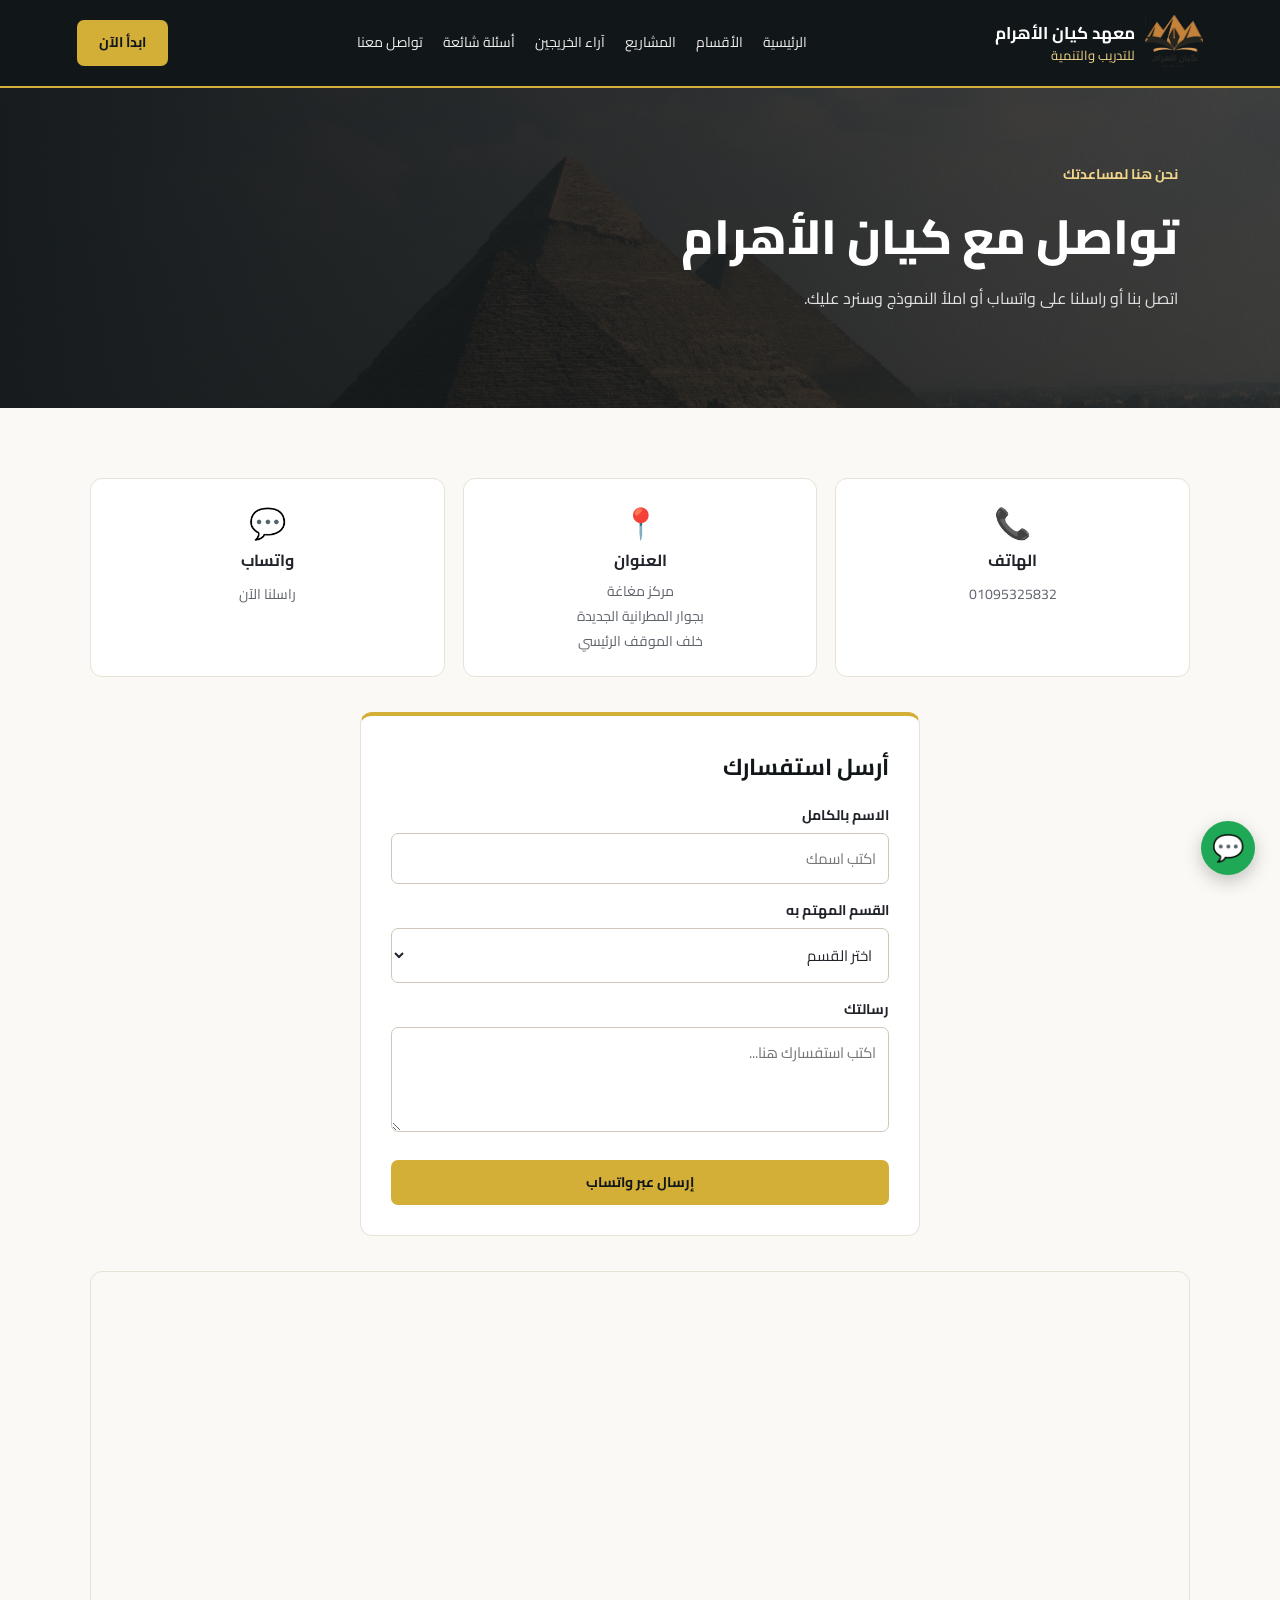
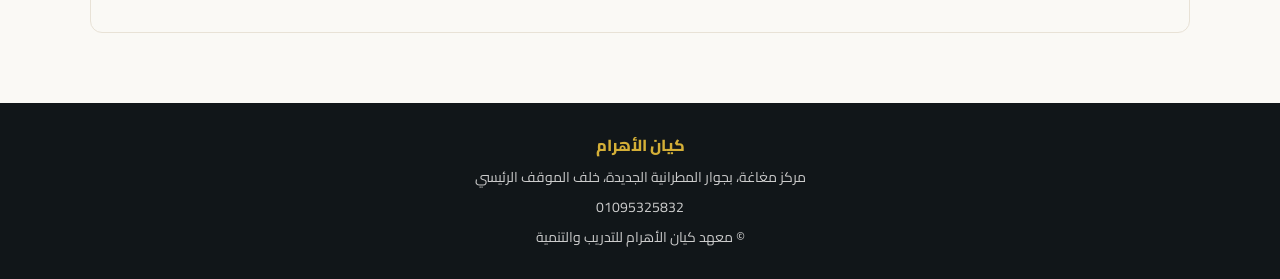
<file: contact.html>
<!DOCTYPE html>
<html lang="ar" dir="rtl">
<head>
  <meta charset="UTF-8">
  <meta name="viewport" content="width=device-width, initial-scale=1.0">

  <title>تواصل معنا - معهد كيان الأهرام</title>
  <meta name="description" content="رقم الهاتف وعنوان معهد كيان الأهرام للتدريب والتنمية بمغاغة وخريطة الوصول ونموذج التواصل.">
  <link rel="icon" type="image/png" href="images/favicon.png">

  <link rel="preconnect" href="https://fonts.googleapis.com">
  <link rel="preconnect" href="https://fonts.gstatic.com" crossorigin>
  <link href="https://fonts.googleapis.com/css2?family=Cairo:wght@400;600;700;800&display=swap" rel="stylesheet">

  <link rel="stylesheet" href="style.css">
</head>
<body>

  <!-- الهيدر -->
  <header class="navbar">
    <a href="index.html" class="brand">
      <img class="brand-logo" src="images/logo.png" alt="" width="58" height="58">
      <span class="brand-text">
        <strong>معهد كيان الأهرام</strong>
        <small>للتدريب والتنمية</small>
      </span>
    </a>

    <button class="menu-toggle" id="menuToggle" aria-label="القائمة">☰</button>

    <nav class="nav-links" id="navLinks">
      <a href="index.html">الرئيسية</a>
      <a href="index.html#departments">الأقسام</a>
      <a href="index.html#projects">المشاريع</a>
      <a href="index.html#testimonials">آراء الخريجين</a>
      <a href="index.html#faq">أسئلة شائعة</a>
      <a href="contact.html">تواصل معنا</a>
    </nav>

    <a href="index.html#departments" class="nav-button">ابدأ الآن</a>
  </header>

  <main>
    <section class="hero hero-small">
      <div class="hero-content">
        <span class="eyebrow">نحن هنا لمساعدتك</span>
        <h1>تواصل مع كيان الأهرام</h1>
        <p>اتصل بنا أو راسلنا على واتساب أو املأ النموذج وسنرد عليك.</p>
      </div>
    </section>

    <section class="section">
      <div class="info-grid">
        <div class="info-card">
          <div class="info-icon">📞</div>
          <h3>الهاتف</h3>
          <a href="tel:+201095325832" dir="ltr">01095325832</a>
        </div>

        <div class="info-card">
          <div class="info-icon">📍</div>
          <h3>العنوان</h3>
          <p>مركز مغاغة<br>بجوار المطرانية الجديدة<br>خلف الموقف الرئيسي</p>
        </div>

        <div class="info-card">
          <div class="info-icon">💬</div>
          <h3>واتساب</h3>
          <a href="https://wa.me/201095325832?text=%D8%A7%D9%84%D8%B3%D9%84%D8%A7%D9%85%20%D8%B9%D9%84%D9%8A%D9%83%D9%85%D8%8C%20%D8%B9%D8%A7%D9%8A%D8%B2%20%D8%A3%D8%B3%D8%AA%D9%81%D8%B3%D8%B1%20%D8%B9%D9%86%20%D9%85%D8%B9%D9%87%D8%AF%20%D9%83%D9%8A%D8%A7%D9%86%20%D8%A7%D9%84%D8%A3%D9%87%D8%B1%D8%A7%D9%85." target="_blank" rel="noopener">راسلنا الآن</a>
        </div>
      </div>

      <form class="contact-form" id="contactForm">
        <h2>أرسل استفسارك</h2>

        <div class="form-group">
          <label for="name">الاسم بالكامل</label>
          <input type="text" id="name" placeholder="اكتب اسمك" required>
        </div>

        <div class="form-group">
          <label for="department">القسم المهتم به</label>
          <select id="department" required>
            <option value="">اختر القسم</option>
            <option value="خدمات صحية">خدمات صحية</option>
            <option value="تحاليل طبية">تحاليل طبية</option>
            <option value="مساحة">مساحة</option>
            <option value="إنشاء">إنشاء</option>
            <option value="إدارة أعمال">إدارة أعمال</option>
            <option value="تكنولوجيا معلومات">تكنولوجيا معلومات</option>
            <option value="ديكور وتشطيبات">ديكور وتشطيبات</option>
          </select>
        </div>

        <div class="form-group">
          <label for="message">رسالتك</label>
          <textarea id="message" rows="3" placeholder="اكتب استفسارك هنا..." required></textarea>
        </div>

        <button type="submit" class="primary-button">إرسال عبر واتساب</button>
      </form>

      <!-- لتحديد المكان بدقة: افتح المعهد في Google Maps ثم مشاركة ثم تضمين خريطة، وانسخ الرابط هنا -->
      <div class="map-wrap">
        <iframe title="موقع معهد كيان الأهرام على الخريطة" src="https://www.google.com/maps?q=%D9%85%D8%BA%D8%A7%D8%BA%D8%A9%D8%8C%20%D8%A7%D9%84%D9%85%D9%86%D9%8A%D8%A7&output=embed"
          width="600" height="360" loading="lazy" allowfullscreen></iframe>
      </div>
    </section>

    <script>
      const form = document.getElementById("contactForm");
      const department = document.getElementById("department");

      // لو جاي من صفحة قسم (contact.html?dept=مساحة) نختار القسم تلقائيًا
      const chosen = new URLSearchParams(location.search).get("dept");
      if (chosen) {
        department.value = chosen;
      }

      // عند الإرسال: نكتب رسالة ونفتح بيها واتساب
      form.addEventListener("submit", function (event) {
        event.preventDefault();

        const text =
          "الاسم: " + document.getElementById("name").value + "\n" +
          "القسم: " + department.value + "\n" +
          "الرسالة: " + document.getElementById("message").value;

        window.open("https://wa.me/201095325832?text=" + encodeURIComponent(text));
      });
    </script>
  </main>

  <!-- زر واتساب وزر العودة لأعلى -->
  <a href="https://wa.me/201095325832?text=%D8%A7%D9%84%D8%B3%D9%84%D8%A7%D9%85%20%D8%B9%D9%84%D9%8A%D9%83%D9%85%D8%8C%20%D8%B9%D8%A7%D9%8A%D8%B2%20%D8%A3%D8%B3%D8%AA%D9%81%D8%B3%D8%B1%20%D8%B9%D9%86%20%D9%85%D8%B9%D9%87%D8%AF%20%D9%83%D9%8A%D8%A7%D9%86%20%D8%A7%D9%84%D8%A3%D9%87%D8%B1%D8%A7%D9%85." class="whatsapp-float" target="_blank" rel="noopener"
    aria-label="راسلنا على واتساب">💬</a>
  <button id="backToTop" class="back-to-top" aria-label="العودة لأعلى">↑</button>

 <footer class="footer">
    <a href="index.html" class="footer-brand">كيان الأهرام</a>
    <p>مركز مغاغة، بجوار المطرانية الجديدة، خلف الموقف الرئيسي</p>
    <p><a href="tel:+201095325832" dir="ltr">01095325832</a></p>
    <p>© <span id="currentYear"></span> معهد كيان الأهرام للتدريب والتنمية</p>
  </footer>

  <script src="script.js"></script>
</body>
</html>
</file>
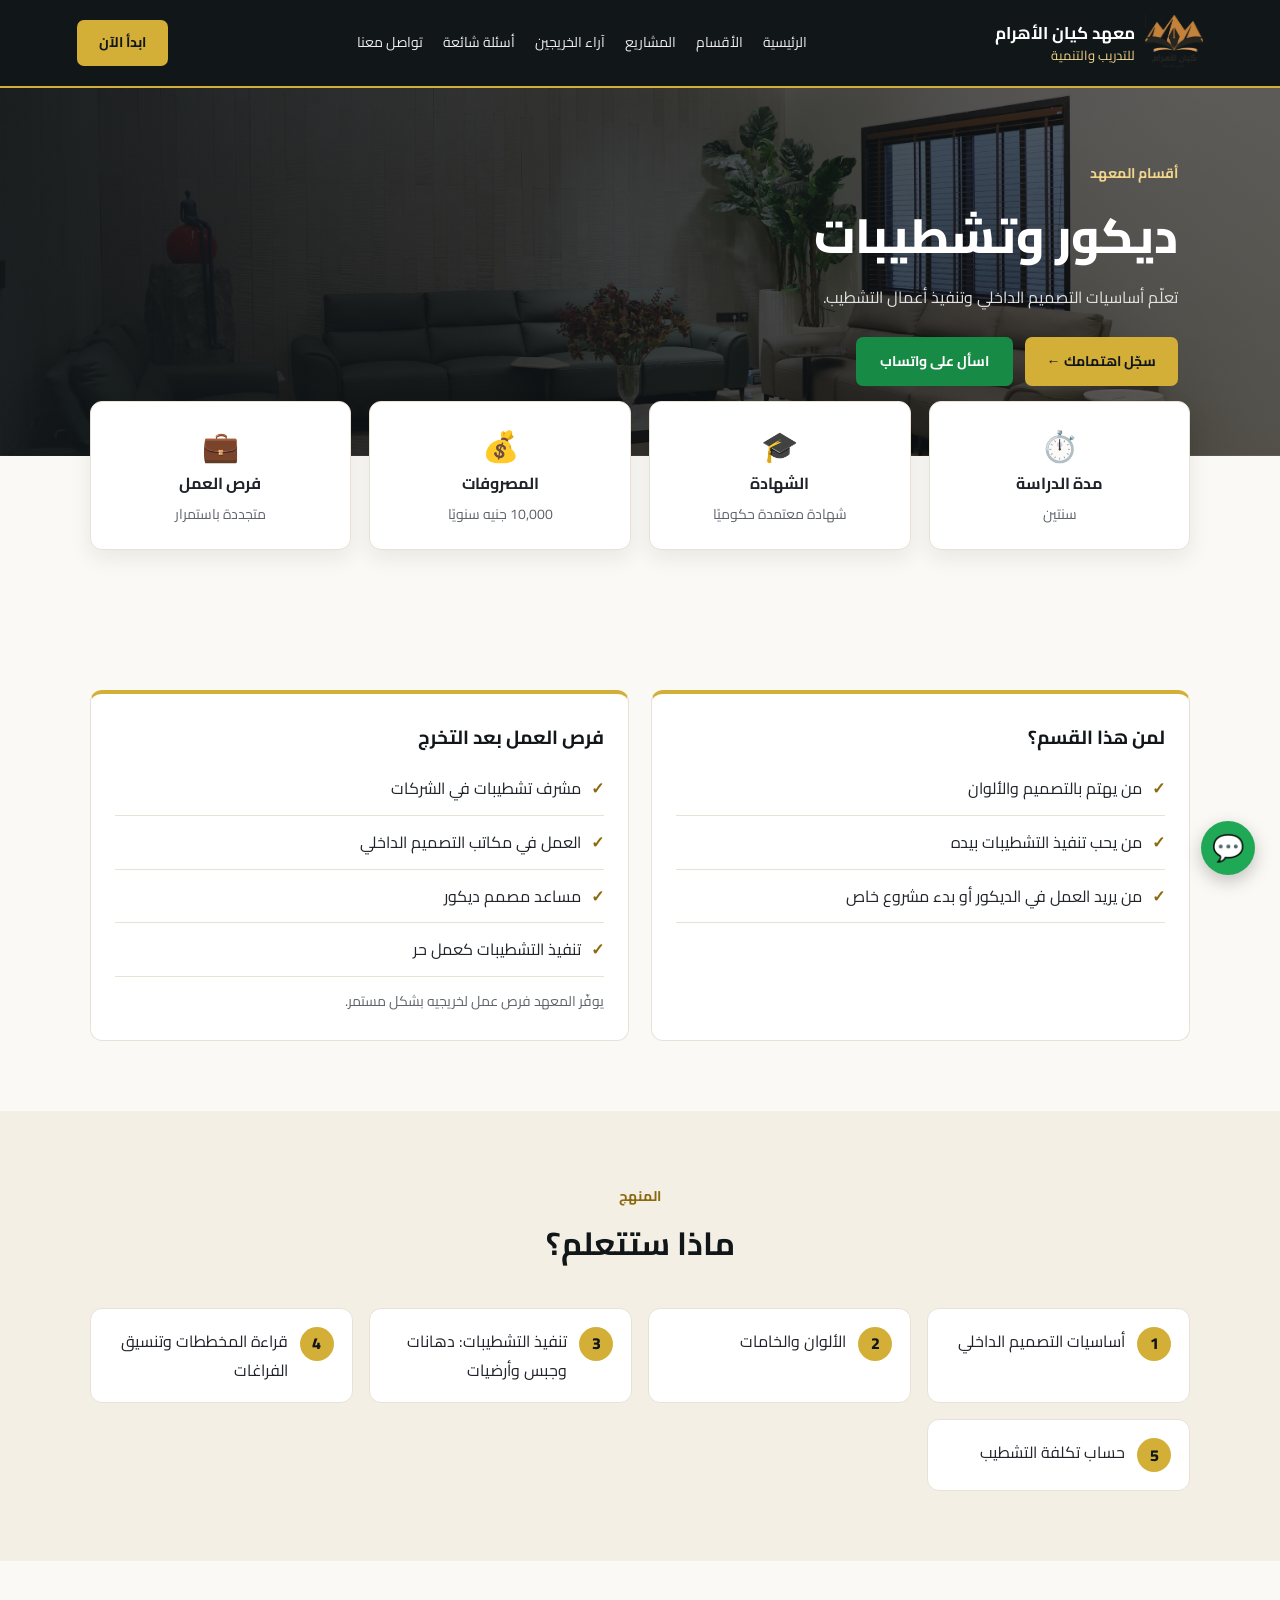
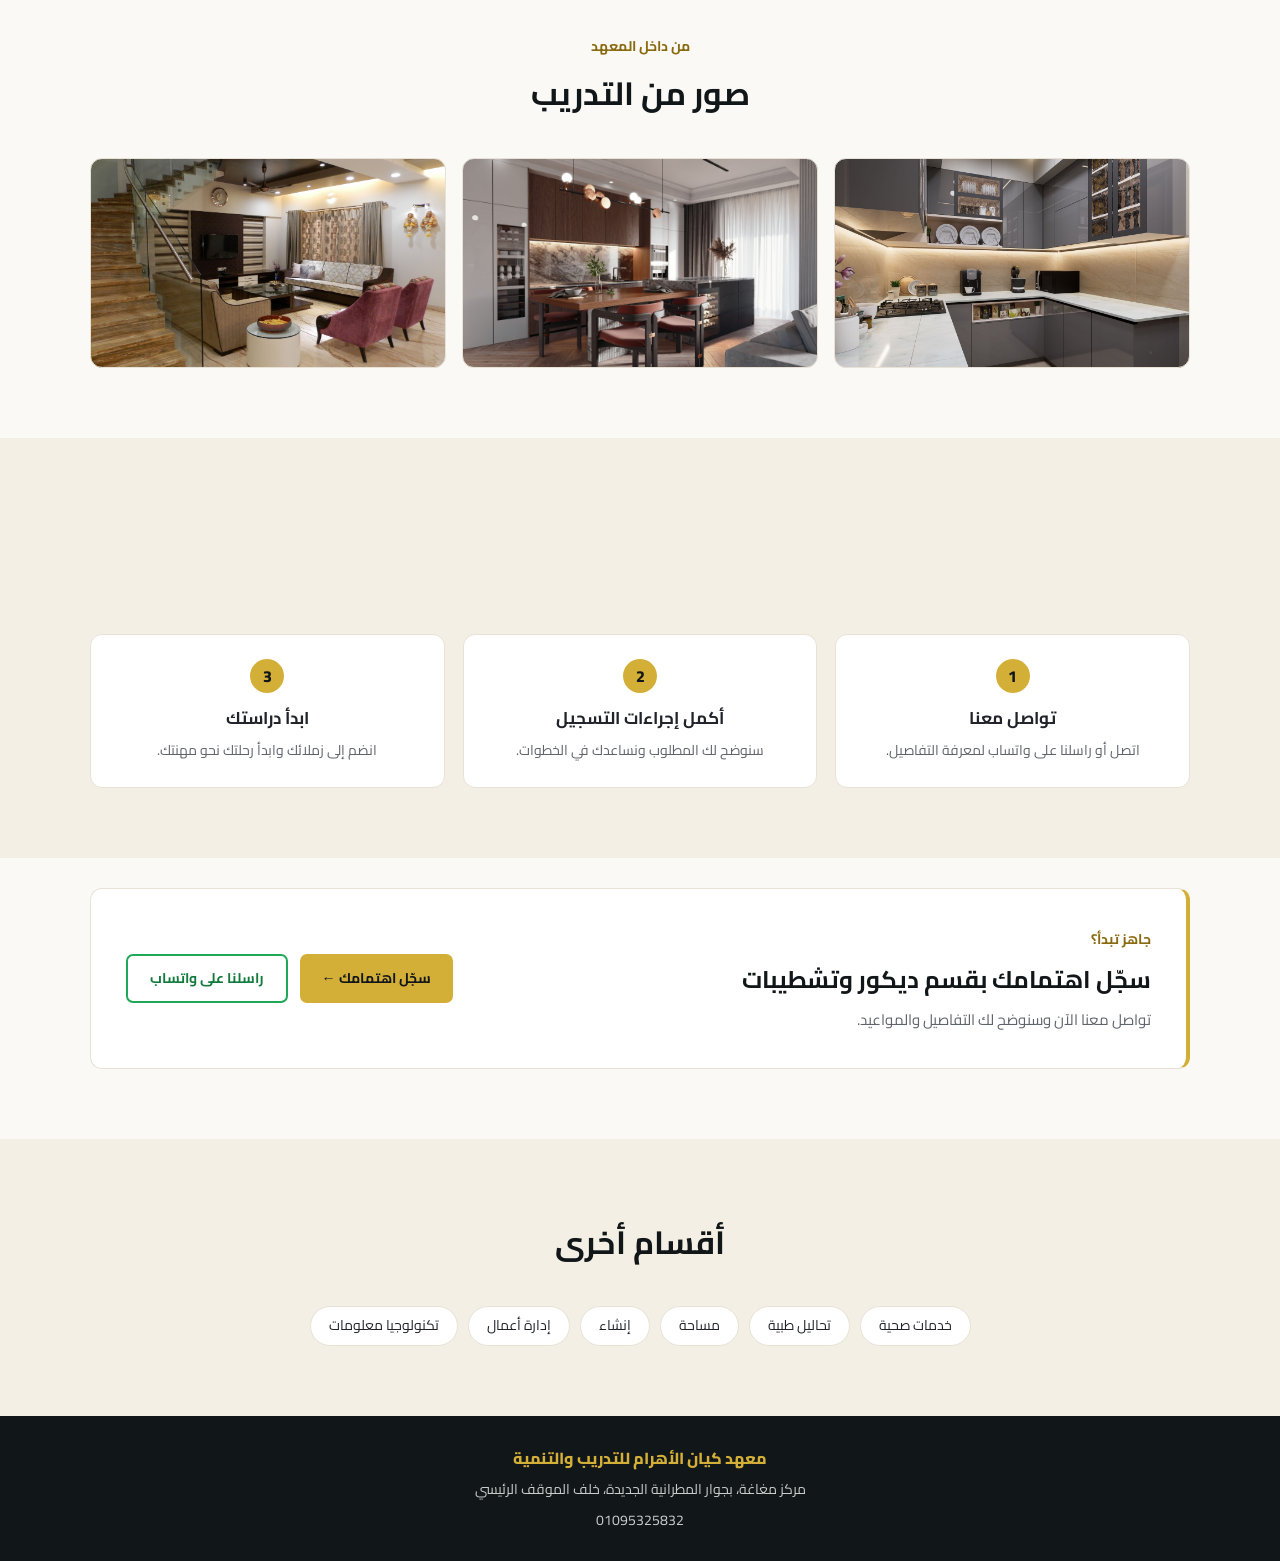
<file: decor.html>
<!DOCTYPE html>
<html lang="ar" dir="rtl">
<head>
  <meta charset="UTF-8">
  <meta name="viewport" content="width=device-width, initial-scale=1.0">

  <title>ديكور وتشطيبات - معهد كيان الأهرام</title>
  <meta name="description" content="تعلّم أساسيات التصميم الداخلي وتنفيذ أعمال التشطيب.">
  <link rel="icon" type="image/png" href="images/favicon.png">

  <link rel="preconnect" href="https://fonts.googleapis.com">
  <link rel="preconnect" href="https://fonts.gstatic.com" crossorigin>
  <link href="https://fonts.googleapis.com/css2?family=Cairo:wght@400;600;700;800&display=swap" rel="stylesheet">

  <link rel="stylesheet" href="style.css">
</head>
<body>

  <!-- الهيدر -->
  <header class="navbar">
    <a href="index.html" class="brand">
      <img class="brand-logo" src="images/logo.png" alt="" width="58" height="58">
      <span class="brand-text">
        <strong>معهد كيان الأهرام</strong>
        <small>للتدريب والتنمية</small>
      </span>
    </a>

    <button class="menu-toggle" id="menuToggle" aria-label="القائمة">☰</button>

    <nav class="nav-links" id="navLinks">
      <a href="index.html">الرئيسية</a>
      <a href="index.html#departments">الأقسام</a>
      <a href="index.html#projects">المشاريع</a>
      <a href="index.html#testimonials">آراء الخريجين</a>
      <a href="index.html#faq">أسئلة شائعة</a>
      <a href="contact.html">تواصل معنا</a>
    </nav>

    <a href="index.html#departments" class="nav-button">ابدأ الآن</a>
  </header>

  <main>
    <!-- الهيرو: غيّر الصورة من images/decor-hero.jpg -->
    <section class="hero hero-small" style="--hero-image: url('images/decoring (1).jpg')">
      <div class="hero-content">
        <span class="eyebrow">أقسام المعهد</span>
        <h1>ديكور وتشطيبات</h1>
        <p>تعلّم أساسيات التصميم الداخلي وتنفيذ أعمال التشطيب.</p>

        <div class="cta-actions">
          <a href="contact.html?dept=%D8%AF%D9%8A%D9%83%D9%88%D8%B1%20%D9%88%D8%AA%D8%B4%D8%B7%D9%8A%D8%A8%D8%A7%D8%AA" class="primary-button">سجّل اهتمامك ←</a>
          <a href="https://wa.me/201095325832?text=%D8%A7%D9%84%D8%B3%D9%84%D8%A7%D9%85%20%D8%B9%D9%84%D9%8A%D9%83%D9%85%D8%8C%20%D8%B9%D8%A7%D9%8A%D8%B2%20%D8%A3%D8%B3%D8%AA%D9%81%D8%B3%D8%B1%20%D8%B9%D9%86%20%D9%82%D8%B3%D9%85%20%D8%AF%D9%8A%D9%83%D9%88%D8%B1%20%D9%88%D8%AA%D8%B4%D8%B7%D9%8A%D8%A8%D8%A7%D8%AA%20%D9%81%D9%8A%20%D9%85%D8%B9%D9%87%D8%AF%20%D9%83%D9%8A%D8%A7%D9%86%20%D8%A7%D9%84%D8%A3%D9%87%D8%B1%D8%A7%D9%85." class="secondary-button" target="_blank" rel="noopener">اسأل على واتساب</a>
        </div>
      </div>
    </section>

    <!-- معلومات سريعة -->
    <section class="section facts-section">
      <div class="info-grid">
        <div class="info-card">
          <div class="info-icon">⏱️</div>
          <h3>مدة الدراسة</h3>
          <p>سنتين</p>
        </div>

        <div class="info-card">
          <div class="info-icon">🎓</div>
          <h3>الشهادة</h3>
          <p>شهادة معتمدة حكوميًا</p>
        </div>

        <div class="info-card">
          <div class="info-icon">💰</div>
          <h3>المصروفات</h3>
          <!-- رقم تجريبي: غيّره بالمصروفات الحقيقية -->
          <p>10,000 جنيه سنويًا</p>
        </div>

        <div class="info-card">
          <div class="info-icon">💼</div>
          <h3>فرص العمل</h3>
          <p>متجددة باستمرار</p>
        </div>
      </div>
    </section>
    <!-- لمن هذا القسم + فرص العمل -->
    <section class="section">
      <div class="panel-grid">
        <div class="panel">
          <h3>لمن هذا القسم؟</h3>
          <ul class="checklist">
            <li>من يهتم بالتصميم والألوان</li>
            <li>من يحب تنفيذ التشطيبات بيده</li>
            <li>من يريد العمل في الديكور أو بدء مشروع خاص</li>
          </ul>
        </div>

        <div class="panel">
          <h3>فرص العمل بعد التخرج</h3>
          <ul class="checklist">
            <li>مشرف تشطيبات في الشركات</li>
            <li>العمل في مكاتب التصميم الداخلي</li>
            <li>مساعد مصمم ديكور</li>
            <li>تنفيذ التشطيبات كعمل حر</li>
          </ul>
          <p class="panel-note">يوفّر المعهد فرص عمل لخريجيه بشكل مستمر.</p>
        </div>
      </div>
    </section>

    <!-- ماذا ستتعلم -->
    <section class="section section-alt">
      <div class="section-heading">
        <span class="eyebrow">المنهج</span>
        <h2>ماذا ستتعلم؟</h2>
      </div>

      <div class="learn-grid">
        <div class="learn-card"><span class="learn-number">1</span><p>أساسيات التصميم الداخلي</p></div>
        <div class="learn-card"><span class="learn-number">2</span><p>الألوان والخامات</p></div>
        <div class="learn-card"><span class="learn-number">3</span><p>تنفيذ التشطيبات: دهانات وجبس وأرضيات</p></div>
        <div class="learn-card"><span class="learn-number">4</span><p>قراءة المخططات وتنسيق الفراغات</p></div>
        <div class="learn-card"><span class="learn-number">5</span><p>حساب تكلفة التشطيب</p></div>
      </div>
    </section>

    <!-- معرض الصور: images/decor-1.jpg إلى decor-3.jpg -->
    <section class="section">
      <div class="section-heading">
        <span class="eyebrow">من داخل المعهد</span>
        <h2>صور من التدريب</h2>
      </div>

      <div class="gallery">
        <div class="gallery-item" style="background-image: url('images/decoring\ \(4\).jpg')" role="img" aria-label="ديكور وتشطيبات: تدريب عملي"></div>
        <div class="gallery-item" style="background-image: url('images/decoring\ \(2\).jpg')" role="img" aria-label="ديكور وتشطيبات: داخل القاعات"></div>
        <div class="gallery-item" style="background-image: url('images/decoring\ \(3\).jpg')" role="img" aria-label="ديكور وتشطيبات: من حياة المعهد"></div>
      </div>
    </section>

    <!-- خطوات التسجيل -->
    <section class="section section-alt">
      <div class="section-heading">
        <span class="eyebrow">ابدأ الآن</span>
        <h2>كيف تسجّل؟</h2>
      </div>

      <div class="steps">
        <div class="step">
          <span class="learn-number">1</span>
          <h3>تواصل معنا</h3>
          <p>اتصل أو راسلنا على واتساب لمعرفة التفاصيل.</p>
        </div>
        <div class="step">
          <span class="learn-number">2</span>
          <h3>أكمل إجراءات التسجيل</h3>
          <p>سنوضح لك المطلوب ونساعدك في الخطوات.</p>
        </div>
        <div class="step">
          <span class="learn-number">3</span>
          <h3>ابدأ دراستك</h3>
          <p>انضم إلى زملائك وابدأ رحلتك نحو مهنتك.</p>
        </div>
      </div>
    </section>

    <!-- دعوة أخيرة -->
    <section class="contact-section">
      <div>
        <span class="eyebrow">جاهز تبدأ؟</span>
        <h2>سجّل اهتمامك بقسم ديكور وتشطيبات</h2>
        <p>تواصل معنا الآن وسنوضح لك التفاصيل والمواعيد.</p>
      </div>

      <div class="cta-actions">
        <a href="contact.html?dept=%D8%AF%D9%8A%D9%83%D9%88%D8%B1%20%D9%88%D8%AA%D8%B4%D8%B7%D9%8A%D8%A8%D8%A7%D8%AA" class="primary-button">سجّل اهتمامك ←</a>
        <a href="https://wa.me/201095325832?text=%D8%A7%D9%84%D8%B3%D9%84%D8%A7%D9%85%20%D8%B9%D9%84%D9%8A%D9%83%D9%85%D8%8C%20%D8%B9%D8%A7%D9%8A%D8%B2%20%D8%A3%D8%B3%D8%AA%D9%81%D8%B3%D8%B1%20%D8%B9%D9%86%20%D9%82%D8%B3%D9%85%20%D8%AF%D9%8A%D9%83%D9%88%D8%B1%20%D9%88%D8%AA%D8%B4%D8%B7%D9%8A%D8%A8%D8%A7%D8%AA%20%D9%81%D9%8A%20%D9%85%D8%B9%D9%87%D8%AF%20%D9%83%D9%8A%D8%A7%D9%86%20%D8%A7%D9%84%D8%A3%D9%87%D8%B1%D8%A7%D9%85." class="secondary-button" target="_blank" rel="noopener">راسلنا على واتساب</a>
      </div>
    </section>

    <!-- أقسام أخرى -->
    <section class="section section-alt">
      <div class="section-heading">
        <h2>أقسام أخرى</h2>
      </div>

      <div class="other-links">
        <a href="health.html">خدمات صحية</a>
        <a href="labs.html">تحاليل طبية</a>
        <a href="survey.html">مساحة</a>
        <a href="construction.html">إنشاء</a>
        <a href="business.html">إدارة أعمال</a>
        <a href="it.html">تكنولوجيا معلومات</a>
      </div>
    </section>
  </main>

  <!-- زر واتساب وزر العودة لأعلى -->
  <a href="https://wa.me/201095325832?text=%D8%A7%D9%84%D8%B3%D9%84%D8%A7%D9%85%20%D8%B9%D9%84%D9%8A%D9%83%D9%85%D8%8C%20%D8%B9%D8%A7%D9%8A%D8%B2%20%D8%A3%D8%B3%D8%AA%D9%81%D8%B3%D8%B1%20%D8%B9%D9%86%20%D9%85%D8%B9%D9%87%D8%AF%20%D9%83%D9%8A%D8%A7%D9%86%20%D8%A7%D9%84%D8%A3%D9%87%D8%B1%D8%A7%D9%85." class="whatsapp-float" target="_blank" rel="noopener"
    aria-label="راسلنا على واتساب">💬</a>
  <button id="backToTop" class="back-to-top" aria-label="العودة لأعلى">↑</button>

  <footer class="footer">
    <a href="index.html" class="footer-brand">معهد كيان الأهرام للتدريب والتنمية</a>
    <p>مركز مغاغة، بجوار المطرانية الجديدة، خلف الموقف الرئيسي</p>
    <p><a href="tel:+201095325832" dir="ltr">01095325832</a></p>
  </footer>

  <script src="script.js"></script>
</body>
</html>
</file>
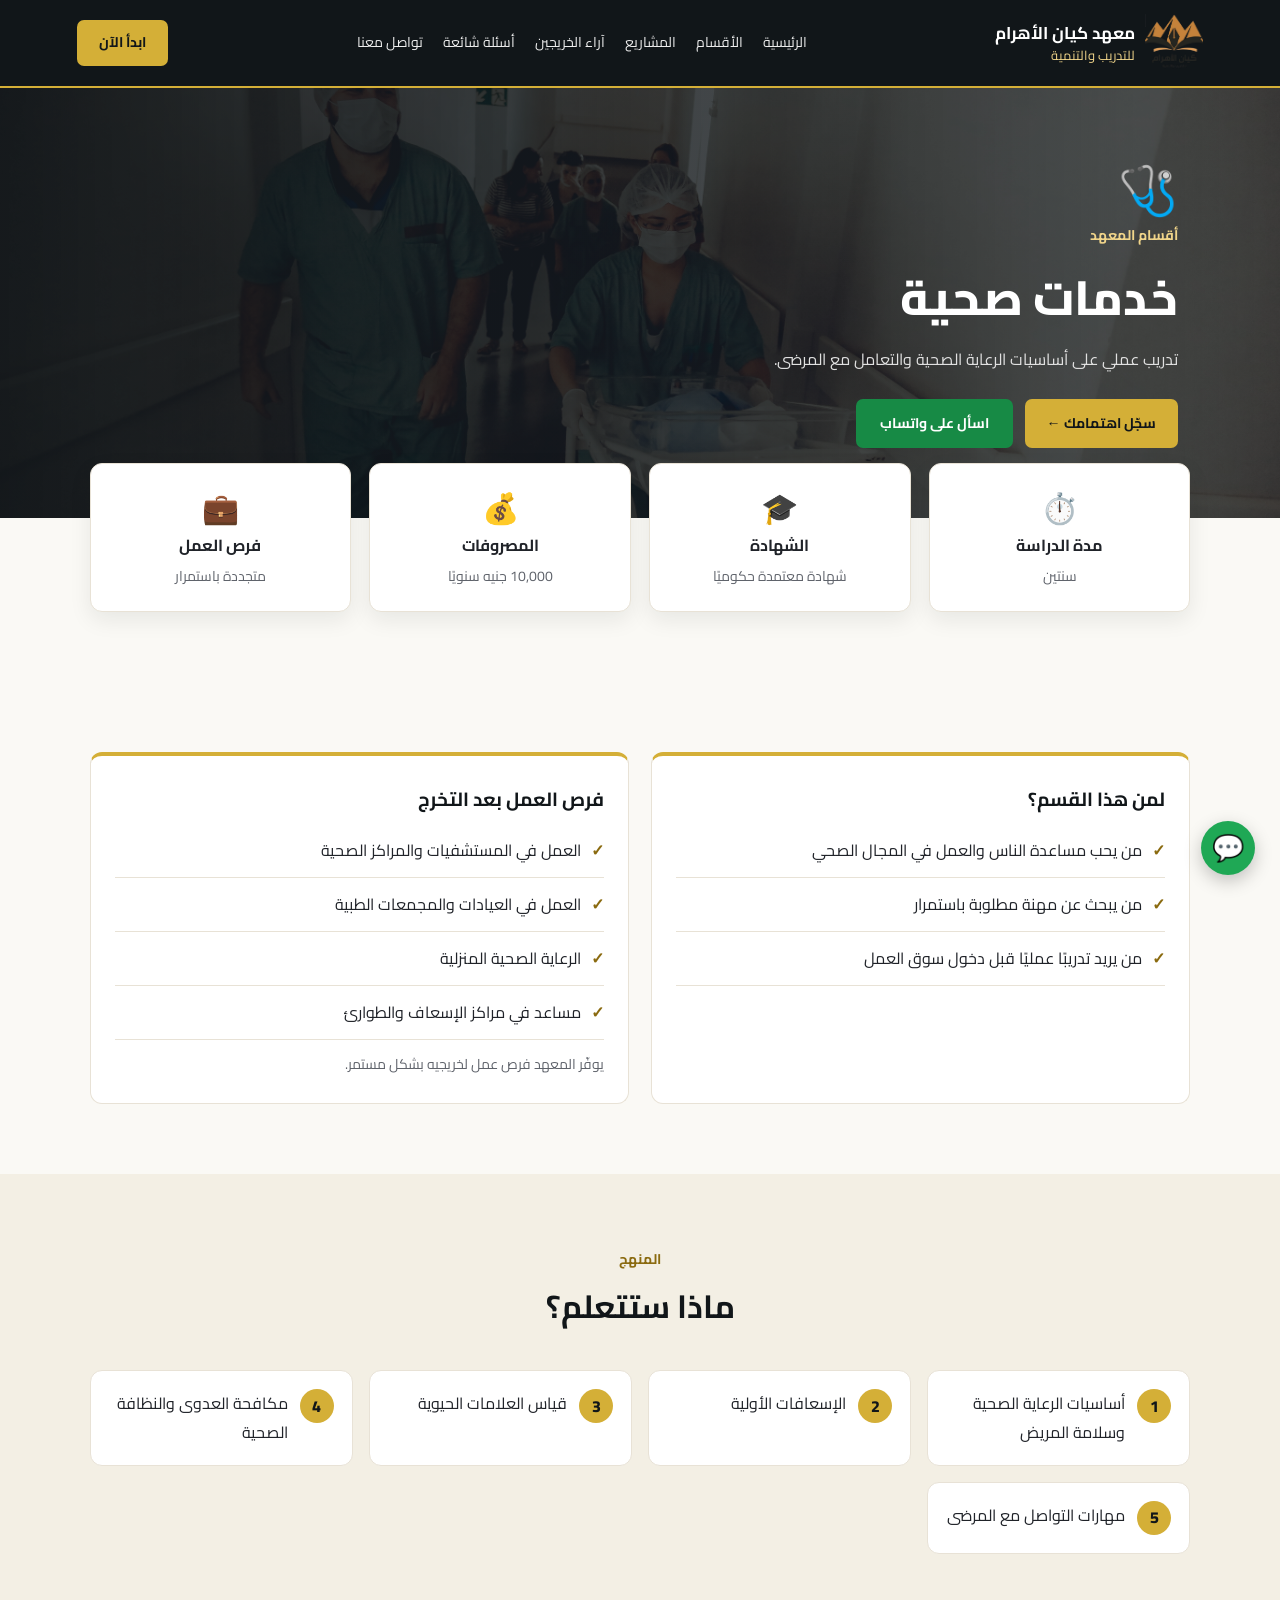
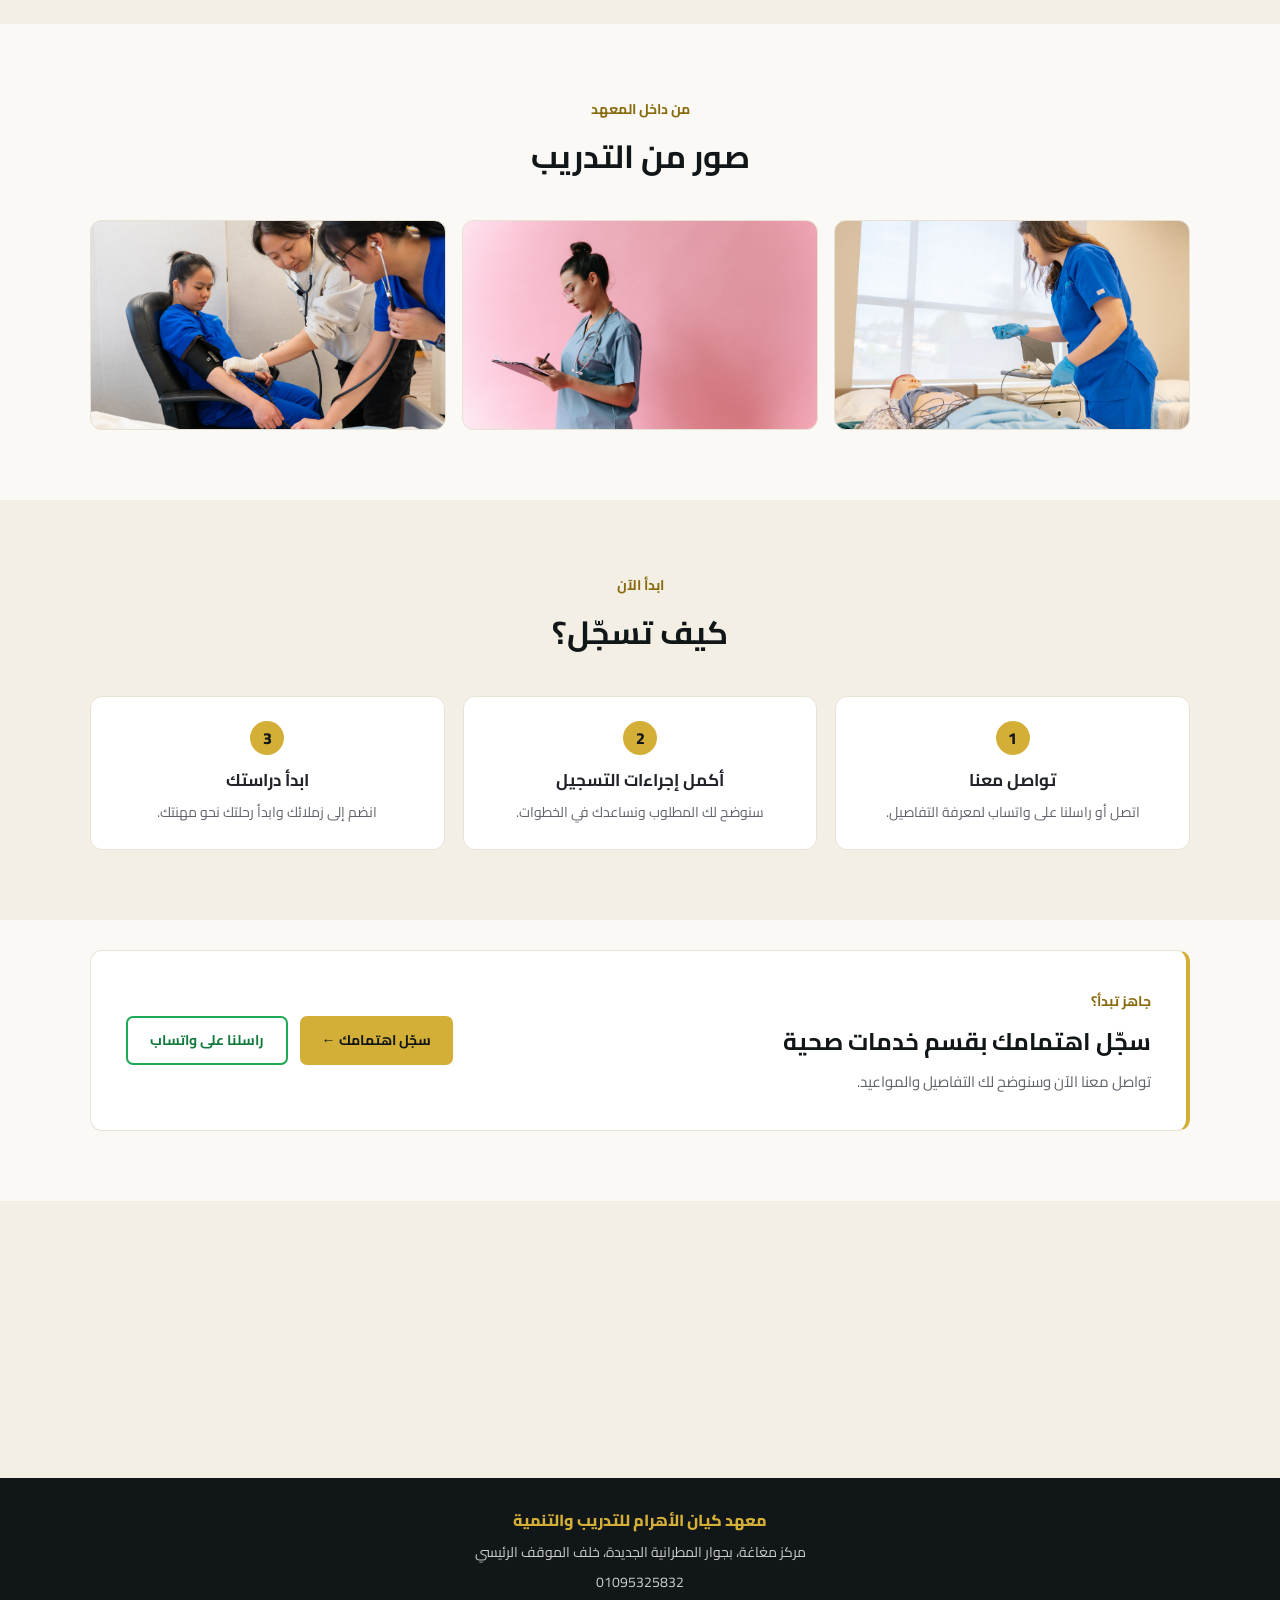
<file: health.html>
<!DOCTYPE html>
<html lang="ar" dir="rtl">
<head>
  <meta charset="UTF-8">
  <meta name="viewport" content="width=device-width, initial-scale=1.0">

  <title>خدمات صحية - معهد كيان الأهرام</title>
  <meta name="description" content="تدريب عملي على أساسيات الرعاية الصحية والتعامل مع المرضى.">
  <link rel="icon" type="image/png" href="images/favicon.png">

  <link rel="preconnect" href="https://fonts.googleapis.com">
  <link rel="preconnect" href="https://fonts.gstatic.com" crossorigin>
  <link href="https://fonts.googleapis.com/css2?family=Cairo:wght@400;600;700;800&display=swap" rel="stylesheet">

  <link rel="stylesheet" href="style.css">
</head>
<body>

  <!-- الهيدر -->
  <header class="navbar">
    <a href="index.html" class="brand">
      <img class="brand-logo" src="images/logo.png" alt="" width="58" height="58">
      <span class="brand-text">
        <strong>معهد كيان الأهرام</strong>
        <small>للتدريب والتنمية</small>
      </span>
    </a>

    <button class="menu-toggle" id="menuToggle" aria-label="القائمة">☰</button>

    <nav class="nav-links" id="navLinks">
      <a href="index.html">الرئيسية</a>
      <a href="index.html#departments">الأقسام</a>
      <a href="index.html#projects">المشاريع</a>
      <a href="index.html#testimonials">آراء الخريجين</a>
      <a href="index.html#faq">أسئلة شائعة</a>
      <a href="contact.html">تواصل معنا</a>
    </nav>

    <a href="index.html#departments" class="nav-button">ابدأ الآن</a>
  </header>

  <main>
    <!-- الهيرو: غيّر الصورة من images/health-hero.jpg -->
    <section class="hero hero-small" style="--hero-image: url('images/health (4).jpg')">
      <div class="hero-content">
        <div class="hero-icon">🩺</div>
        <span class="eyebrow">أقسام المعهد</span>
        <h1>خدمات صحية</h1>
        <p>تدريب عملي على أساسيات الرعاية الصحية والتعامل مع المرضى.</p>

        <div class="cta-actions">
          <a href="contact.html?dept=%D8%AE%D8%AF%D9%85%D8%A7%D8%AA%20%D8%B5%D8%AD%D9%8A%D8%A9" class="primary-button">سجّل اهتمامك ←</a>
          <a href="https://wa.me/201095325832?text=%D8%A7%D9%84%D8%B3%D9%84%D8%A7%D9%85%20%D8%B9%D9%84%D9%8A%D9%83%D9%85%D8%8C%20%D8%B9%D8%A7%D9%8A%D8%B2%20%D8%A3%D8%B3%D8%AA%D9%81%D8%B3%D8%B1%20%D8%B9%D9%86%20%D9%82%D8%B3%D9%85%20%D8%AE%D8%AF%D9%85%D8%A7%D8%AA%20%D8%B5%D8%AD%D9%8A%D8%A9%20%D9%81%D9%8A%20%D9%85%D8%B9%D9%87%D8%AF%20%D9%83%D9%8A%D8%A7%D9%86%20%D8%A7%D9%84%D8%A3%D9%87%D8%B1%D8%A7%D9%85." class="secondary-button" target="_blank" rel="noopener">اسأل على واتساب</a>
        </div>
      </div>
    </section>

    <!-- معلومات سريعة -->
    <section class="section facts-section">
      <div class="info-grid">
        <div class="info-card">
          <div class="info-icon">⏱️</div>
          <h3>مدة الدراسة</h3>
          <p>سنتين</p>
        </div>

        <div class="info-card">
          <div class="info-icon">🎓</div>
          <h3>الشهادة</h3>
          <p>شهادة معتمدة حكوميًا</p>
        </div>

        <div class="info-card">
          <div class="info-icon">💰</div>
          <h3>المصروفات</h3>
          <!-- رقم تجريبي: غيّره بالمصروفات الحقيقية -->
          <p>10,000 جنيه سنويًا</p>
        </div>

        <div class="info-card">
          <div class="info-icon">💼</div>
          <h3>فرص العمل</h3>
          <p>متجددة باستمرار</p>
        </div>
      </div>
    </section>

    <!-- لمن هذا القسم + فرص العمل -->
    <section class="section">
      <div class="panel-grid">
        <div class="panel">
          <h3>لمن هذا القسم؟</h3>
          <ul class="checklist">
            <li>من يحب مساعدة الناس والعمل في المجال الصحي</li>
            <li>من يبحث عن مهنة مطلوبة باستمرار</li>
            <li>من يريد تدريبًا عمليًا قبل دخول سوق العمل</li>
          </ul>
        </div>

        <div class="panel">
          <h3>فرص العمل بعد التخرج</h3>
          <ul class="checklist">
            <li>العمل في المستشفيات والمراكز الصحية</li>
            <li>العمل في العيادات والمجمعات الطبية</li>
            <li>الرعاية الصحية المنزلية</li>
            <li>مساعد في مراكز الإسعاف والطوارئ</li>
          </ul>
          <p class="panel-note">يوفّر المعهد فرص عمل لخريجيه بشكل مستمر.</p>
        </div>
      </div>
    </section>

    <!-- ماذا ستتعلم -->
    <section class="section section-alt">
      <div class="section-heading">
        <span class="eyebrow">المنهج</span>
        <h2>ماذا ستتعلم؟</h2>
      </div>

      <div class="learn-grid">
        <div class="learn-card"><span class="learn-number">1</span><p>أساسيات الرعاية الصحية وسلامة المريض</p></div>
        <div class="learn-card"><span class="learn-number">2</span><p>الإسعافات الأولية</p></div>
        <div class="learn-card"><span class="learn-number">3</span><p>قياس العلامات الحيوية</p></div>
        <div class="learn-card"><span class="learn-number">4</span><p>مكافحة العدوى والنظافة الصحية</p></div>
        <div class="learn-card"><span class="learn-number">5</span><p>مهارات التواصل مع المرضى</p></div>
      </div>
    </section>

    <!-- معرض الصور: images/health-1.jpg إلى health-3.jpg -->
    <section class="section">
      <div class="section-heading">
        <span class="eyebrow">من داخل المعهد</span>
        <h2>صور من التدريب</h2>
      </div>

      <div class="gallery">
        <div class="gallery-item" style="background-image: url('images/health (1).jpg')" role="img" aria-label="خدمات صحية: تدريب عملي"></div>
        <div class="gallery-item" style="background-image: url('images/health (3).jpg')" role="img" aria-label="خدمات صحية: داخل القاعات"></div>
        <div class="gallery-item" style="background-image: url('images/health (2).jpg')" role="img" aria-label="خدمات صحية: من حياة المعهد"></div>
      </div>
    </section>

    <!-- خطوات التسجيل -->
    <section class="section section-alt">
      <div class="section-heading">
        <span class="eyebrow">ابدأ الآن</span>
        <h2>كيف تسجّل؟</h2>
      </div>

      <div class="steps">
        <div class="step">
          <span class="learn-number">1</span>
          <h3>تواصل معنا</h3>
          <p>اتصل أو راسلنا على واتساب لمعرفة التفاصيل.</p>
        </div>
        <div class="step">
          <span class="learn-number">2</span>
          <h3>أكمل إجراءات التسجيل</h3>
          <p>سنوضح لك المطلوب ونساعدك في الخطوات.</p>
        </div>
        <div class="step">
          <span class="learn-number">3</span>
          <h3>ابدأ دراستك</h3>
          <p>انضم إلى زملائك وابدأ رحلتك نحو مهنتك.</p>
        </div>
      </div>
    </section>

    <!-- دعوة أخيرة -->
    <section class="contact-section">
      <div>
        <span class="eyebrow">جاهز تبدأ؟</span>
        <h2>سجّل اهتمامك بقسم خدمات صحية</h2>
        <p>تواصل معنا الآن وسنوضح لك التفاصيل والمواعيد.</p>
      </div>

      <div class="cta-actions">
        <a href="contact.html?dept=%D8%AE%D8%AF%D9%85%D8%A7%D8%AA%20%D8%B5%D8%AD%D9%8A%D8%A9" class="primary-button">سجّل اهتمامك ←</a>
        <a href="https://wa.me/201095325832?text=%D8%A7%D9%84%D8%B3%D9%84%D8%A7%D9%85%20%D8%B9%D9%84%D9%8A%D9%83%D9%85%D8%8C%20%D8%B9%D8%A7%D9%8A%D8%B2%20%D8%A3%D8%B3%D8%AA%D9%81%D8%B3%D8%B1%20%D8%B9%D9%86%20%D9%82%D8%B3%D9%85%20%D8%AE%D8%AF%D9%85%D8%A7%D8%AA%20%D8%B5%D8%AD%D9%8A%D8%A9%20%D9%81%D9%8A%20%D9%85%D8%B9%D9%87%D8%AF%20%D9%83%D9%8A%D8%A7%D9%86%20%D8%A7%D9%84%D8%A3%D9%87%D8%B1%D8%A7%D9%85." class="secondary-button" target="_blank" rel="noopener">راسلنا على واتساب</a>
      </div>
    </section>

    <!-- أقسام أخرى -->
    <section class="section section-alt">
      <div class="section-heading">
        <h2>أقسام أخرى</h2>
      </div>

      <div class="other-links">
        <a href="labs.html">تحاليل طبية</a>
        <a href="survey.html">مساحة</a>
        <a href="construction.html">إنشاء</a>
        <a href="business.html">إدارة أعمال</a>
        <a href="it.html">تكنولوجيا معلومات</a>
        <a href="decor.html">ديكور وتشطيبات</a>
      </div>
    </section>
  </main>

  <!-- زر واتساب وزر العودة لأعلى -->
  <a href="https://wa.me/201095325832?text=%D8%A7%D9%84%D8%B3%D9%84%D8%A7%D9%85%20%D8%B9%D9%84%D9%8A%D9%83%D9%85%D8%8C%20%D8%B9%D8%A7%D9%8A%D8%B2%20%D8%A3%D8%B3%D8%AA%D9%81%D8%B3%D8%B1%20%D8%B9%D9%86%20%D9%85%D8%B9%D9%87%D8%AF%20%D9%83%D9%8A%D8%A7%D9%86%20%D8%A7%D9%84%D8%A3%D9%87%D8%B1%D8%A7%D9%85." class="whatsapp-float" target="_blank" rel="noopener"
    aria-label="راسلنا على واتساب">💬</a>
  <button id="backToTop" class="back-to-top" aria-label="العودة لأعلى">↑</button>

  <footer class="footer">
    <a href="index.html" class="footer-brand">معهد كيان الأهرام للتدريب والتنمية</a>
    <p>مركز مغاغة، بجوار المطرانية الجديدة، خلف الموقف الرئيسي</p>
    <p><a href="tel:+201095325832" dir="ltr">01095325832</a></p>
  </footer>

  <script src="script.js"></script>
</body>
</html>
</file>
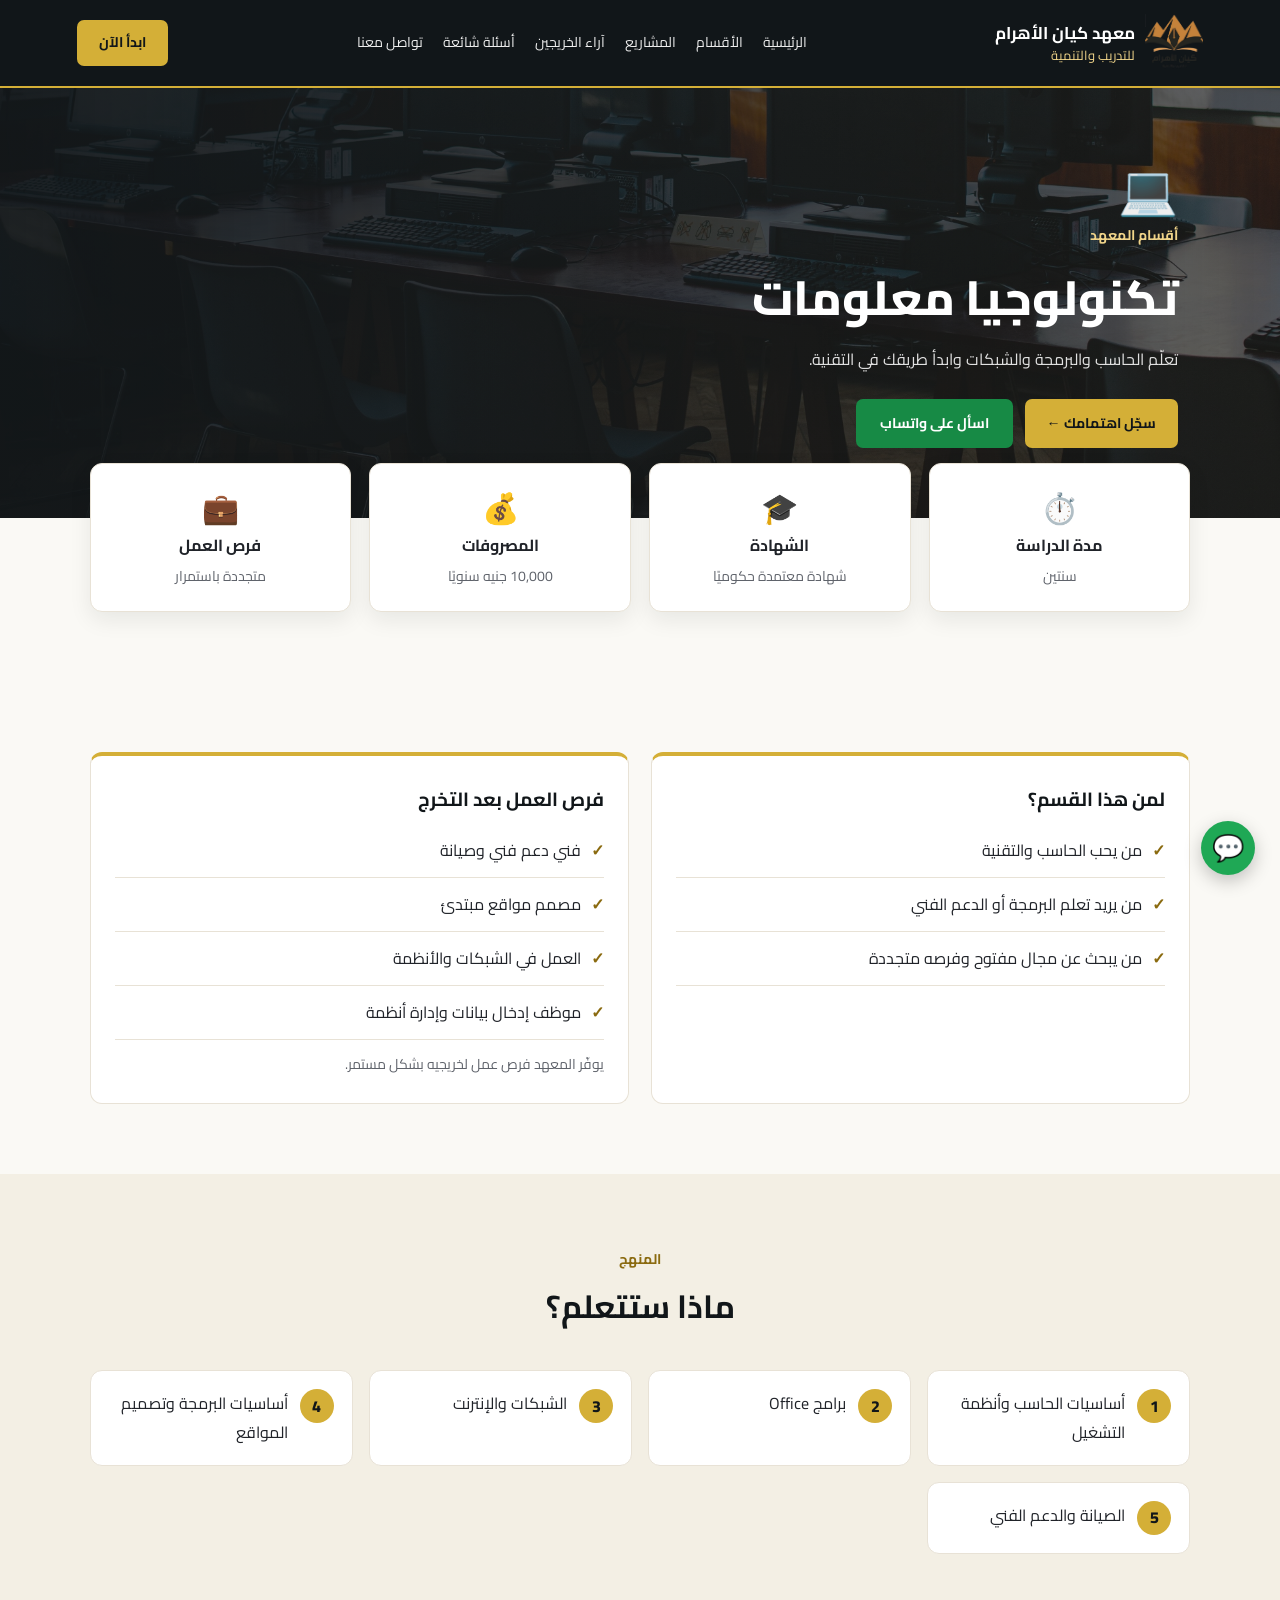
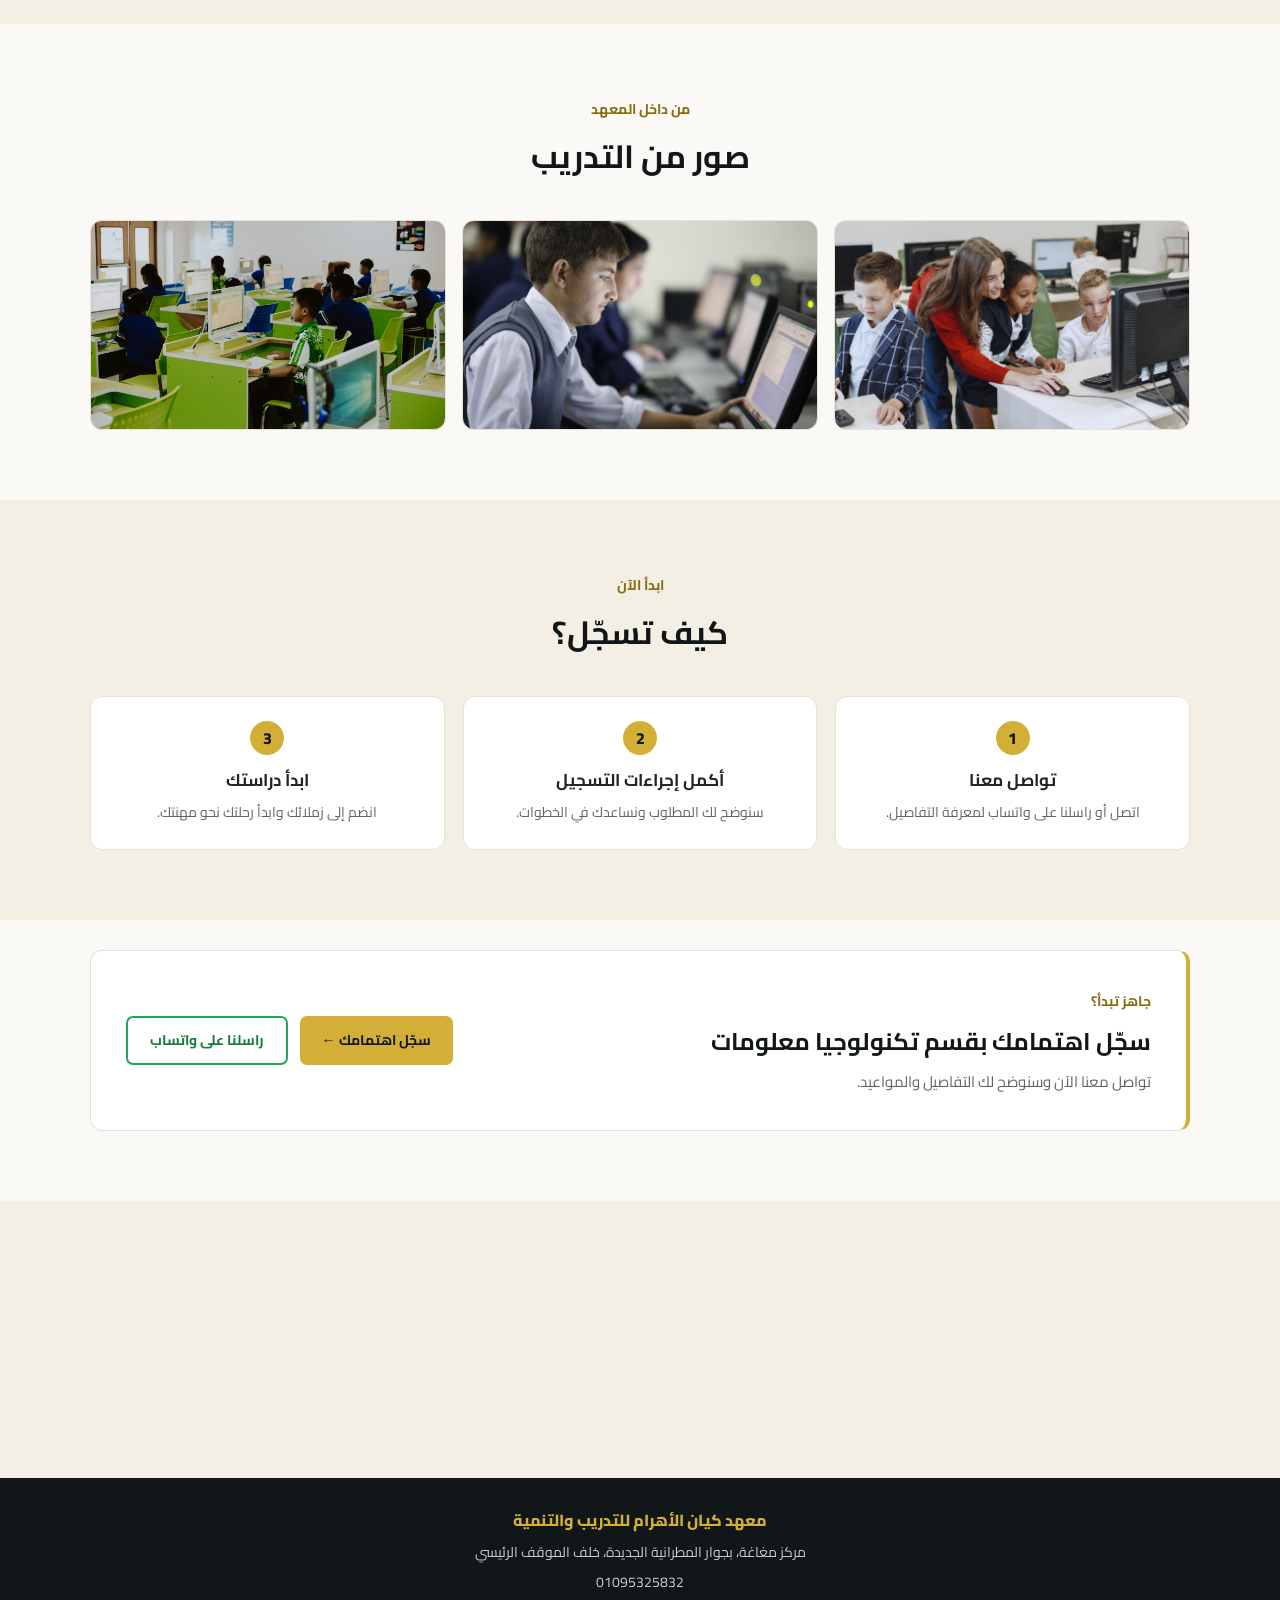
<file: it.html>
<!DOCTYPE html>
<html lang="ar" dir="rtl">
<head>
  <meta charset="UTF-8">
  <meta name="viewport" content="width=device-width, initial-scale=1.0">

  <title>تكنولوجيا معلومات - معهد كيان الأهرام</title>
  <meta name="description" content="تعلّم الحاسب والبرمجة والشبكات وابدأ طريقك في التقنية.">
  <link rel="icon" type="image/png" href="images/favicon.png">

  <link rel="preconnect" href="https://fonts.googleapis.com">
  <link rel="preconnect" href="https://fonts.gstatic.com" crossorigin>
  <link href="https://fonts.googleapis.com/css2?family=Cairo:wght@400;600;700;800&display=swap" rel="stylesheet">

  <link rel="stylesheet" href="style.css">
</head>
<body>

  <!-- الهيدر -->
  <header class="navbar">
    <a href="index.html" class="brand">
      <img class="brand-logo" src="images/logo.png" alt="" width="58" height="58">
      <span class="brand-text">
        <strong>معهد كيان الأهرام</strong>
        <small>للتدريب والتنمية</small>
      </span>
    </a>

    <button class="menu-toggle" id="menuToggle" aria-label="القائمة">☰</button>

    <nav class="nav-links" id="navLinks">
      <a href="index.html">الرئيسية</a>
      <a href="index.html#departments">الأقسام</a>
      <a href="index.html#projects">المشاريع</a>
      <a href="index.html#testimonials">آراء الخريجين</a>
      <a href="index.html#faq">أسئلة شائعة</a>
      <a href="contact.html">تواصل معنا</a>
    </nav>

    <a href="index.html#departments" class="nav-button">ابدأ الآن</a>
  </header>

  <main>
    <!-- الهيرو: غيّر الصورة من images/it-hero.jpg -->
    <section class="hero hero-small" style="--hero-image: url('images/it.jpg')">
      <div class="hero-content">
        <div class="hero-icon">💻</div>
        <span class="eyebrow">أقسام المعهد</span>
        <h1>تكنولوجيا معلومات</h1>
        <p>تعلّم الحاسب والبرمجة والشبكات وابدأ طريقك في التقنية.</p>

        <div class="cta-actions">
          <a href="contact.html?dept=%D8%AA%D9%83%D9%86%D9%88%D9%84%D9%88%D8%AC%D9%8A%D8%A7%20%D9%85%D8%B9%D9%84%D9%88%D9%85%D8%A7%D8%AA" class="primary-button">سجّل اهتمامك ←</a>
          <a href="https://wa.me/201095325832?text=%D8%A7%D9%84%D8%B3%D9%84%D8%A7%D9%85%20%D8%B9%D9%84%D9%8A%D9%83%D9%85%D8%8C%20%D8%B9%D8%A7%D9%8A%D8%B2%20%D8%A3%D8%B3%D8%AA%D9%81%D8%B3%D8%B1%20%D8%B9%D9%86%20%D9%82%D8%B3%D9%85%20%D8%AA%D9%83%D9%86%D9%88%D9%84%D9%88%D8%AC%D9%8A%D8%A7%20%D9%85%D8%B9%D9%84%D9%88%D9%85%D8%A7%D8%AA%20%D9%81%D9%8A%20%D9%85%D8%B9%D9%87%D8%AF%20%D9%83%D9%8A%D8%A7%D9%86%20%D8%A7%D9%84%D8%A3%D9%87%D8%B1%D8%A7%D9%85." class="secondary-button" target="_blank" rel="noopener">اسأل على واتساب</a>
        </div>
      </div>
    </section>

    <!-- معلومات سريعة -->
    <section class="section facts-section">
      <div class="info-grid">
        <div class="info-card">
          <div class="info-icon">⏱️</div>
          <h3>مدة الدراسة</h3>
          <p>سنتين</p>
        </div>

        <div class="info-card">
          <div class="info-icon">🎓</div>
          <h3>الشهادة</h3>
          <p>شهادة معتمدة حكوميًا</p>
        </div>

        <div class="info-card">
          <div class="info-icon">💰</div>
          <h3>المصروفات</h3>
          <!-- رقم تجريبي: غيّره بالمصروفات الحقيقية -->
          <p>10,000 جنيه سنويًا</p>
        </div>

        <div class="info-card">
          <div class="info-icon">💼</div>
          <h3>فرص العمل</h3>
          <p>متجددة باستمرار</p>
        </div>
      </div>
    </section>
    <!-- لمن هذا القسم + فرص العمل -->
    <section class="section">
      <div class="panel-grid">
        <div class="panel">
          <h3>لمن هذا القسم؟</h3>
          <ul class="checklist">
            <li>من يحب الحاسب والتقنية</li>
            <li>من يريد تعلم البرمجة أو الدعم الفني</li>
            <li>من يبحث عن مجال مفتوح وفرصه متجددة</li>
          </ul>
        </div>

        <div class="panel">
          <h3>فرص العمل بعد التخرج</h3>
          <ul class="checklist">
            <li>فني دعم فني وصيانة</li>
            <li>مصمم مواقع مبتدئ</li>
            <li>العمل في الشبكات والأنظمة</li>
            <li>موظف إدخال بيانات وإدارة أنظمة</li>
          </ul>
          <p class="panel-note">يوفّر المعهد فرص عمل لخريجيه بشكل مستمر.</p>
        </div>
      </div>
    </section>

    <!-- ماذا ستتعلم -->
    <section class="section section-alt">
      <div class="section-heading">
        <span class="eyebrow">المنهج</span>
        <h2>ماذا ستتعلم؟</h2>
      </div>

      <div class="learn-grid">
        <div class="learn-card"><span class="learn-number">1</span><p>أساسيات الحاسب وأنظمة التشغيل</p></div>
        <div class="learn-card"><span class="learn-number">2</span><p>برامج Office</p></div>
        <div class="learn-card"><span class="learn-number">3</span><p>الشبكات والإنترنت</p></div>
        <div class="learn-card"><span class="learn-number">4</span><p>أساسيات البرمجة وتصميم المواقع</p></div>
        <div class="learn-card"><span class="learn-number">5</span><p>الصيانة والدعم الفني</p></div>
      </div>
    </section>

    <!-- معرض الصور: images/it-1.jpg إلى it-3.jpg -->
    <section class="section">
      <div class="section-heading">
        <span class="eyebrow">من داخل المعهد</span>
        <h2>صور من التدريب</h2>
      </div>

      <div class="gallery">
        <div class="gallery-item" style="background-image: url('images/computer\ \ \(1\).jpg')" role="img" aria-label="تكنولوجيا معلومات: تدريب عملي"></div>
        <div class="gallery-item" style="background-image: url('images/computer\ \ \(2\).jpg')" role="img" aria-label="تكنولوجيا معلومات: داخل القاعات"></div>
        <div class="gallery-item" style="background-image: url('images/computer\ \ \(3\).jpg')" role="img" aria-label="تكنولوجيا معلومات: من حياة المعهد"></div>
      </div>
    </section>

    <!-- خطوات التسجيل -->
    <section class="section section-alt">
      <div class="section-heading">
        <span class="eyebrow">ابدأ الآن</span>
        <h2>كيف تسجّل؟</h2>
      </div>

      <div class="steps">
        <div class="step">
          <span class="learn-number">1</span>
          <h3>تواصل معنا</h3>
          <p>اتصل أو راسلنا على واتساب لمعرفة التفاصيل.</p>
        </div>
        <div class="step">
          <span class="learn-number">2</span>
          <h3>أكمل إجراءات التسجيل</h3>
          <p>سنوضح لك المطلوب ونساعدك في الخطوات.</p>
        </div>
        <div class="step">
          <span class="learn-number">3</span>
          <h3>ابدأ دراستك</h3>
          <p>انضم إلى زملائك وابدأ رحلتك نحو مهنتك.</p>
        </div>
      </div>
    </section>

    <!-- دعوة أخيرة -->
    <section class="contact-section">
      <div>
        <span class="eyebrow">جاهز تبدأ؟</span>
        <h2>سجّل اهتمامك بقسم تكنولوجيا معلومات</h2>
        <p>تواصل معنا الآن وسنوضح لك التفاصيل والمواعيد.</p>
      </div>

      <div class="cta-actions">
        <a href="contact.html?dept=%D8%AA%D9%83%D9%86%D9%88%D9%84%D9%88%D8%AC%D9%8A%D8%A7%20%D9%85%D8%B9%D9%84%D9%88%D9%85%D8%A7%D8%AA" class="primary-button">سجّل اهتمامك ←</a>
        <a href="https://wa.me/201095325832?text=%D8%A7%D9%84%D8%B3%D9%84%D8%A7%D9%85%20%D8%B9%D9%84%D9%8A%D9%83%D9%85%D8%8C%20%D8%B9%D8%A7%D9%8A%D8%B2%20%D8%A3%D8%B3%D8%AA%D9%81%D8%B3%D8%B1%20%D8%B9%D9%86%20%D9%82%D8%B3%D9%85%20%D8%AA%D9%83%D9%86%D9%88%D9%84%D9%88%D8%AC%D9%8A%D8%A7%20%D9%85%D8%B9%D9%84%D9%88%D9%85%D8%A7%D8%AA%20%D9%81%D9%8A%20%D9%85%D8%B9%D9%87%D8%AF%20%D9%83%D9%8A%D8%A7%D9%86%20%D8%A7%D9%84%D8%A3%D9%87%D8%B1%D8%A7%D9%85." class="secondary-button" target="_blank" rel="noopener">راسلنا على واتساب</a>
      </div>
    </section>

    <!-- أقسام أخرى -->
    <section class="section section-alt">
      <div class="section-heading">
        <h2>أقسام أخرى</h2>
      </div>

      <div class="other-links">
        <a href="health.html">خدمات صحية</a>
        <a href="labs.html">تحاليل طبية</a>
        <a href="survey.html">مساحة</a>
        <a href="construction.html">إنشاء</a>
        <a href="business.html">إدارة أعمال</a>
        <a href="decor.html">ديكور وتشطيبات</a>
      </div>
    </section>
  </main>

  <!-- زر واتساب وزر العودة لأعلى -->
  <a href="https://wa.me/201095325832?text=%D8%A7%D9%84%D8%B3%D9%84%D8%A7%D9%85%20%D8%B9%D9%84%D9%8A%D9%83%D9%85%D8%8C%20%D8%B9%D8%A7%D9%8A%D8%B2%20%D8%A3%D8%B3%D8%AA%D9%81%D8%B3%D8%B1%20%D8%B9%D9%86%20%D9%85%D8%B9%D9%87%D8%AF%20%D9%83%D9%8A%D8%A7%D9%86%20%D8%A7%D9%84%D8%A3%D9%87%D8%B1%D8%A7%D9%85." class="whatsapp-float" target="_blank" rel="noopener"
    aria-label="راسلنا على واتساب">💬</a>
  <button id="backToTop" class="back-to-top" aria-label="العودة لأعلى">↑</button>

  <footer class="footer">
    <a href="index.html" class="footer-brand">معهد كيان الأهرام للتدريب والتنمية</a>
    <p>مركز مغاغة، بجوار المطرانية الجديدة، خلف الموقف الرئيسي</p>
    <p><a href="tel:+201095325832" dir="ltr">01095325832</a></p>
  </footer>

  <script src="script.js"></script>
</body>
</html>
</file>
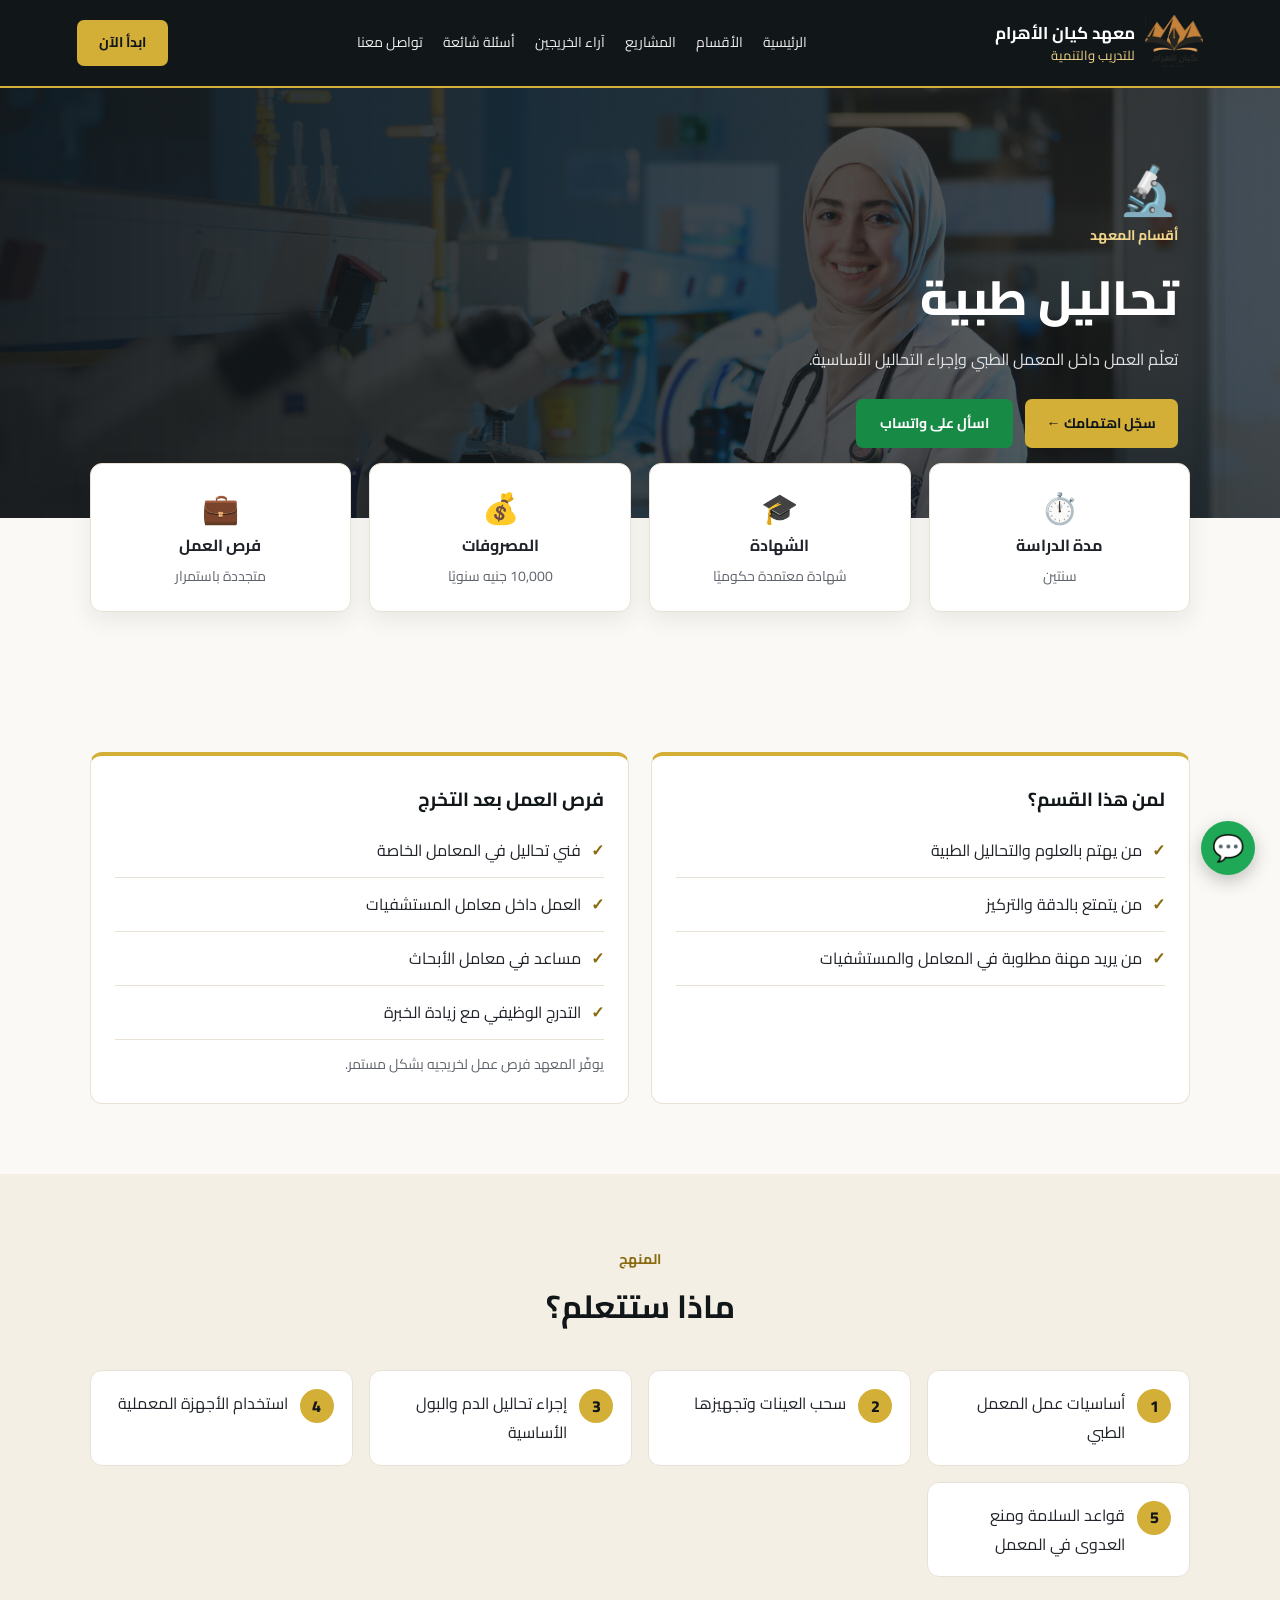
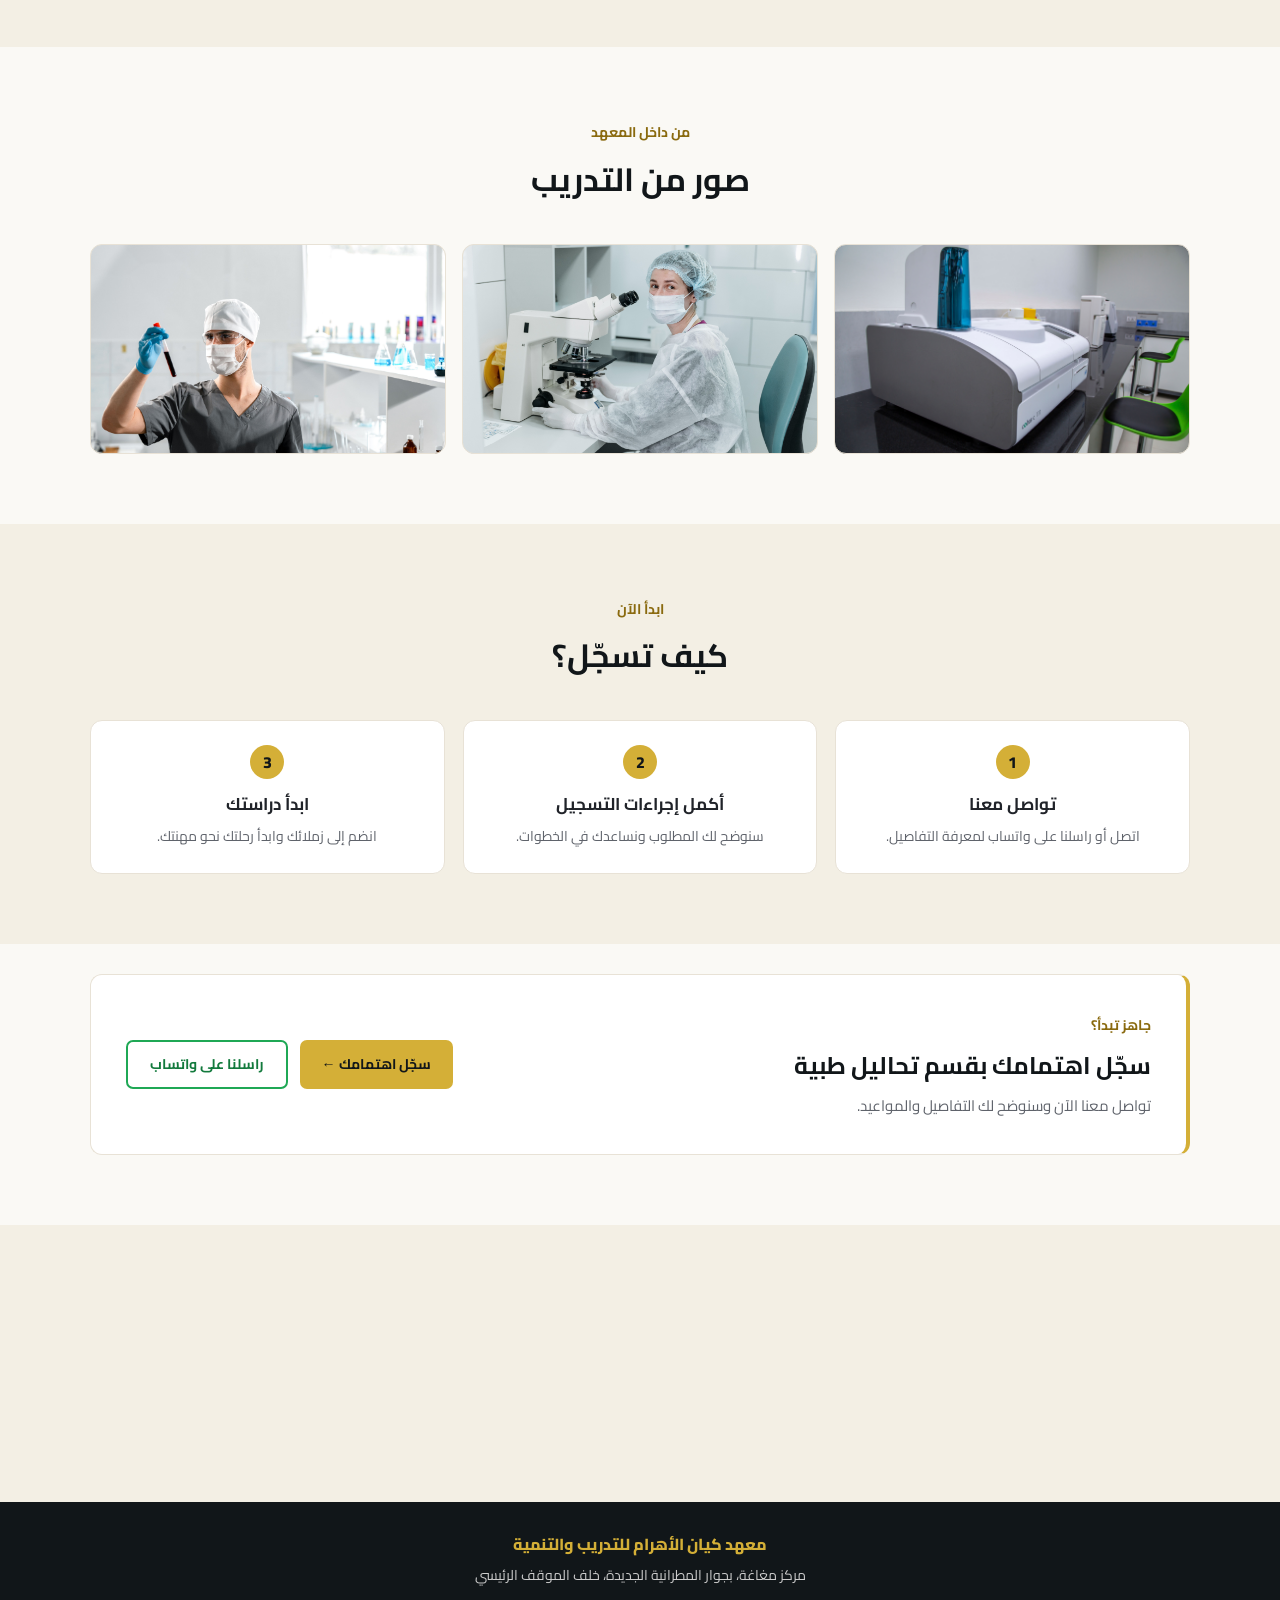
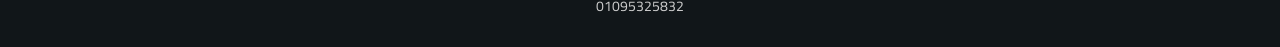
<file: labs.html>
<!DOCTYPE html>
<html lang="ar" dir="rtl">
<head>
  <meta charset="UTF-8">
  <meta name="viewport" content="width=device-width, initial-scale=1.0">

  <title>تحاليل طبية - معهد كيان الأهرام</title>
  <meta name="description" content="تعلّم العمل داخل المعمل الطبي وإجراء التحاليل الأساسية.">
  <link rel="icon" type="image/png" href="images/favicon.png">

  <link rel="preconnect" href="https://fonts.googleapis.com">
  <link rel="preconnect" href="https://fonts.gstatic.com" crossorigin>
  <link href="https://fonts.googleapis.com/css2?family=Cairo:wght@400;600;700;800&display=swap" rel="stylesheet">

  <link rel="stylesheet" href="style.css">
</head>
<body>

  <!-- الهيدر -->
  <header class="navbar">
    <a href="index.html" class="brand">
      <img class="brand-logo" src="images/logo.png" alt="" width="58" height="58">
      <span class="brand-text">
        <strong>معهد كيان الأهرام</strong>
        <small>للتدريب والتنمية</small>
      </span>
    </a>

    <button class="menu-toggle" id="menuToggle" aria-label="القائمة">☰</button>

    <nav class="nav-links" id="navLinks">
      <a href="index.html">الرئيسية</a>
      <a href="index.html#departments">الأقسام</a>
      <a href="index.html#projects">المشاريع</a>
      <a href="index.html#testimonials">آراء الخريجين</a>
      <a href="index.html#faq">أسئلة شائعة</a>
      <a href="contact.html">تواصل معنا</a>
    </nav>

    <a href="index.html#departments" class="nav-button">ابدأ الآن</a>
  </header>

  <main>
    <!-- الهيرو: غيّر الصورة من images/labs-hero.jpg -->
    <section class="hero hero-small" style="--hero-image: url('images/labs.jpg')">
      <div class="hero-content">
        <div class="hero-icon">🔬</div>
        <span class="eyebrow">أقسام المعهد</span>
        <h1>تحاليل طبية</h1>
        <p>تعلّم العمل داخل المعمل الطبي وإجراء التحاليل الأساسية.</p>

        <div class="cta-actions">
          <a href="contact.html?dept=%D8%AA%D8%AD%D8%A7%D9%84%D9%8A%D9%84%20%D8%B7%D8%A8%D9%8A%D8%A9" class="primary-button">سجّل اهتمامك ←</a>
          <a href="https://wa.me/201095325832?text=%D8%A7%D9%84%D8%B3%D9%84%D8%A7%D9%85%20%D8%B9%D9%84%D9%8A%D9%83%D9%85%D8%8C%20%D8%B9%D8%A7%D9%8A%D8%B2%20%D8%A3%D8%B3%D8%AA%D9%81%D8%B3%D8%B1%20%D8%B9%D9%86%20%D9%82%D8%B3%D9%85%20%D8%AA%D8%AD%D8%A7%D9%84%D9%8A%D9%84%20%D8%B7%D8%A8%D9%8A%D8%A9%20%D9%81%D9%8A%20%D9%85%D8%B9%D9%87%D8%AF%20%D9%83%D9%8A%D8%A7%D9%86%20%D8%A7%D9%84%D8%A3%D9%87%D8%B1%D8%A7%D9%85." class="secondary-button" target="_blank" rel="noopener">اسأل على واتساب</a>
        </div>
      </div>
    </section>

    <!-- معلومات سريعة -->
    <section class="section facts-section">
      <div class="info-grid">
        <div class="info-card">
          <div class="info-icon">⏱️</div>
          <h3>مدة الدراسة</h3>
          <p>سنتين</p>
        </div>

        <div class="info-card">
          <div class="info-icon">🎓</div>
          <h3>الشهادة</h3>
          <p>شهادة معتمدة حكوميًا</p>
        </div>

        <div class="info-card">
          <div class="info-icon">💰</div>
          <h3>المصروفات</h3>
          <!-- رقم تجريبي: غيّره بالمصروفات الحقيقية -->
          <p>10,000 جنيه سنويًا</p>
        </div>

        <div class="info-card">
          <div class="info-icon">💼</div>
          <h3>فرص العمل</h3>
          <p>متجددة باستمرار</p>
        </div>
      </div>
    </section>

    <!-- لمن هذا القسم + فرص العمل -->
    <section class="section">
      <div class="panel-grid">
        <div class="panel">
          <h3>لمن هذا القسم؟</h3>
          <ul class="checklist">
            <li>من يهتم بالعلوم والتحاليل الطبية</li>
            <li>من يتمتع بالدقة والتركيز</li>
            <li>من يريد مهنة مطلوبة في المعامل والمستشفيات</li>
          </ul>
        </div>

        <div class="panel">
          <h3>فرص العمل بعد التخرج</h3>
          <ul class="checklist">
            <li>فني تحاليل في المعامل الخاصة</li>
            <li>العمل داخل معامل المستشفيات</li>
            <li>مساعد في معامل الأبحاث</li>
            <li>التدرج الوظيفي مع زيادة الخبرة</li>
          </ul>
          <p class="panel-note">يوفّر المعهد فرص عمل لخريجيه بشكل مستمر.</p>
        </div>
      </div>
    </section>

    <!-- ماذا ستتعلم -->
    <section class="section section-alt">
      <div class="section-heading">
        <span class="eyebrow">المنهج</span>
        <h2>ماذا ستتعلم؟</h2>
      </div>

      <div class="learn-grid">
        <div class="learn-card"><span class="learn-number">1</span><p>أساسيات عمل المعمل الطبي</p></div>
        <div class="learn-card"><span class="learn-number">2</span><p>سحب العينات وتجهيزها</p></div>
        <div class="learn-card"><span class="learn-number">3</span><p>إجراء تحاليل الدم والبول الأساسية</p></div>
        <div class="learn-card"><span class="learn-number">4</span><p>استخدام الأجهزة المعملية</p></div>
        <div class="learn-card"><span class="learn-number">5</span><p>قواعد السلامة ومنع العدوى في المعمل</p></div>
      </div>
    </section>

    <!-- معرض الصور: images/labs-1.jpg إلى labs-3.jpg -->
    <section class="section">
      <div class="section-heading">
        <span class="eyebrow">من داخل المعهد</span>
        <h2>صور من التدريب</h2>
      </div>

      <div class="gallery">
        <div class="gallery-item" style="background-image: url('images/labs (1).jpg')" role="img" aria-label="تحاليل طبية: تدريب عملي"></div>
        <div class="gallery-item" style="background-image: url('images/labs (2).jpg')" role="img" aria-label="تحاليل طبية: داخل القاعات"></div>
        <div class="gallery-item" style="background-image: url('images/labs (3).jpg')" role="img" aria-label="تحاليل طبية: من حياة المعهد"></div>
      </div>
    </section>

    <!-- خطوات التسجيل -->
    <section class="section section-alt">
      <div class="section-heading">
        <span class="eyebrow">ابدأ الآن</span>
        <h2>كيف تسجّل؟</h2>
      </div>

      <div class="steps">
        <div class="step">
          <span class="learn-number">1</span>
          <h3>تواصل معنا</h3>
          <p>اتصل أو راسلنا على واتساب لمعرفة التفاصيل.</p>
        </div>
        <div class="step">
          <span class="learn-number">2</span>
          <h3>أكمل إجراءات التسجيل</h3>
          <p>سنوضح لك المطلوب ونساعدك في الخطوات.</p>
        </div>
        <div class="step">
          <span class="learn-number">3</span>
          <h3>ابدأ دراستك</h3>
          <p>انضم إلى زملائك وابدأ رحلتك نحو مهنتك.</p>
        </div>
      </div>
    </section>

    <!-- دعوة أخيرة -->
    <section class="contact-section">
      <div>
        <span class="eyebrow">جاهز تبدأ؟</span>
        <h2>سجّل اهتمامك بقسم تحاليل طبية</h2>
        <p>تواصل معنا الآن وسنوضح لك التفاصيل والمواعيد.</p>
      </div>

      <div class="cta-actions">
        <a href="contact.html?dept=%D8%AA%D8%AD%D8%A7%D9%84%D9%8A%D9%84%20%D8%B7%D8%A8%D9%8A%D8%A9" class="primary-button">سجّل اهتمامك ←</a>
        <a href="https://wa.me/201095325832?text=%D8%A7%D9%84%D8%B3%D9%84%D8%A7%D9%85%20%D8%B9%D9%84%D9%8A%D9%83%D9%85%D8%8C%20%D8%B9%D8%A7%D9%8A%D8%B2%20%D8%A3%D8%B3%D8%AA%D9%81%D8%B3%D8%B1%20%D8%B9%D9%86%20%D9%82%D8%B3%D9%85%20%D8%AA%D8%AD%D8%A7%D9%84%D9%8A%D9%84%20%D8%B7%D8%A8%D9%8A%D8%A9%20%D9%81%D9%8A%20%D9%85%D8%B9%D9%87%D8%AF%20%D9%83%D9%8A%D8%A7%D9%86%20%D8%A7%D9%84%D8%A3%D9%87%D8%B1%D8%A7%D9%85." class="secondary-button" target="_blank" rel="noopener">راسلنا على واتساب</a>
      </div>
    </section>

    <!-- أقسام أخرى -->
    <section class="section section-alt">
      <div class="section-heading">
        <h2>أقسام أخرى</h2>
      </div>

      <div class="other-links">
        <a href="health.html">خدمات صحية</a>
        <a href="survey.html">مساحة</a>
        <a href="construction.html">إنشاء</a>
        <a href="business.html">إدارة أعمال</a>
        <a href="it.html">تكنولوجيا معلومات</a>
        <a href="decor.html">ديكور وتشطيبات</a>
      </div>
    </section>
  </main>

  <!-- زر واتساب وزر العودة لأعلى -->
  <a href="https://wa.me/201095325832?text=%D8%A7%D9%84%D8%B3%D9%84%D8%A7%D9%85%20%D8%B9%D9%84%D9%8A%D9%83%D9%85%D8%8C%20%D8%B9%D8%A7%D9%8A%D8%B2%20%D8%A3%D8%B3%D8%AA%D9%81%D8%B3%D8%B1%20%D8%B9%D9%86%20%D9%85%D8%B9%D9%87%D8%AF%20%D9%83%D9%8A%D8%A7%D9%86%20%D8%A7%D9%84%D8%A3%D9%87%D8%B1%D8%A7%D9%85." class="whatsapp-float" target="_blank" rel="noopener"
    aria-label="راسلنا على واتساب">💬</a>
  <button id="backToTop" class="back-to-top" aria-label="العودة لأعلى">↑</button>

  <footer class="footer">
    <a href="index.html" class="footer-brand">معهد كيان الأهرام للتدريب والتنمية</a>
    <p>مركز مغاغة، بجوار المطرانية الجديدة، خلف الموقف الرئيسي</p>
    <p><a href="tel:+201095325832" dir="ltr">01095325832</a></p>
  </footer>

  <script src="script.js"></script>
</body>
</html>
</file>
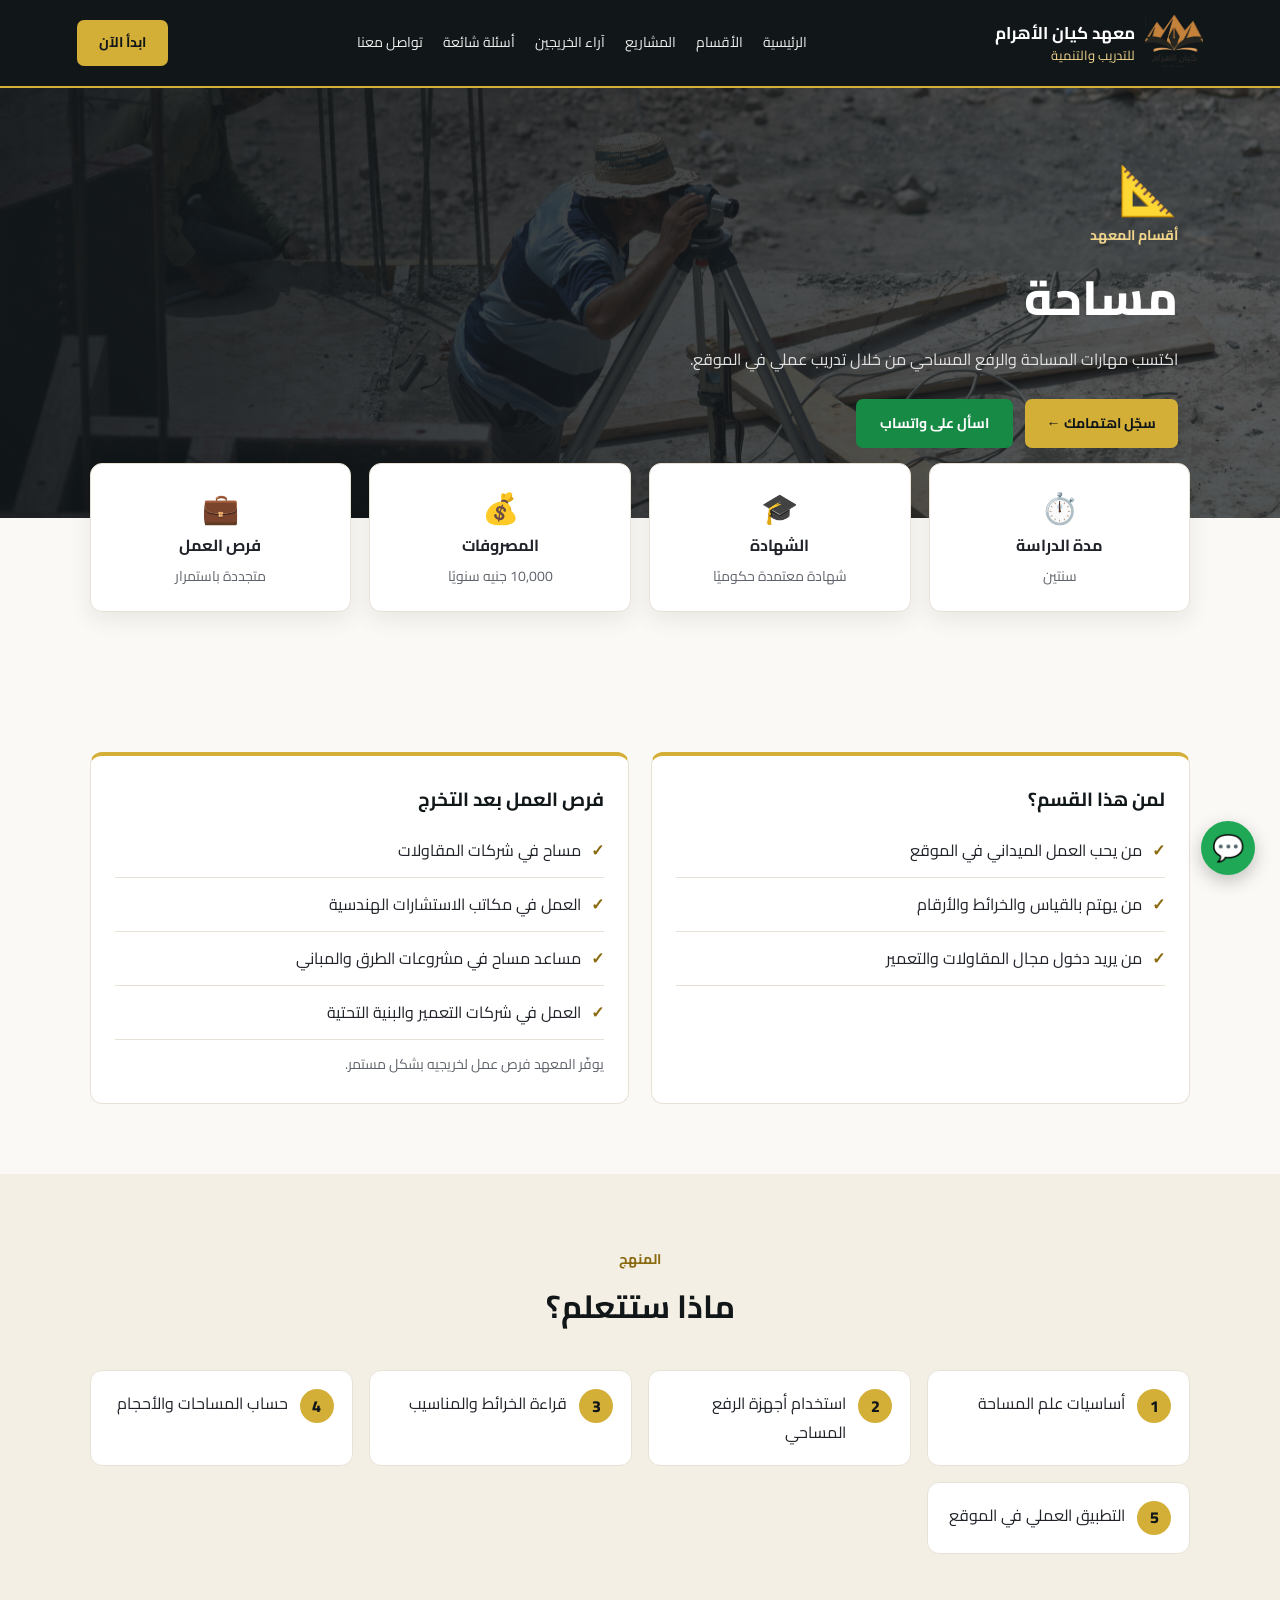
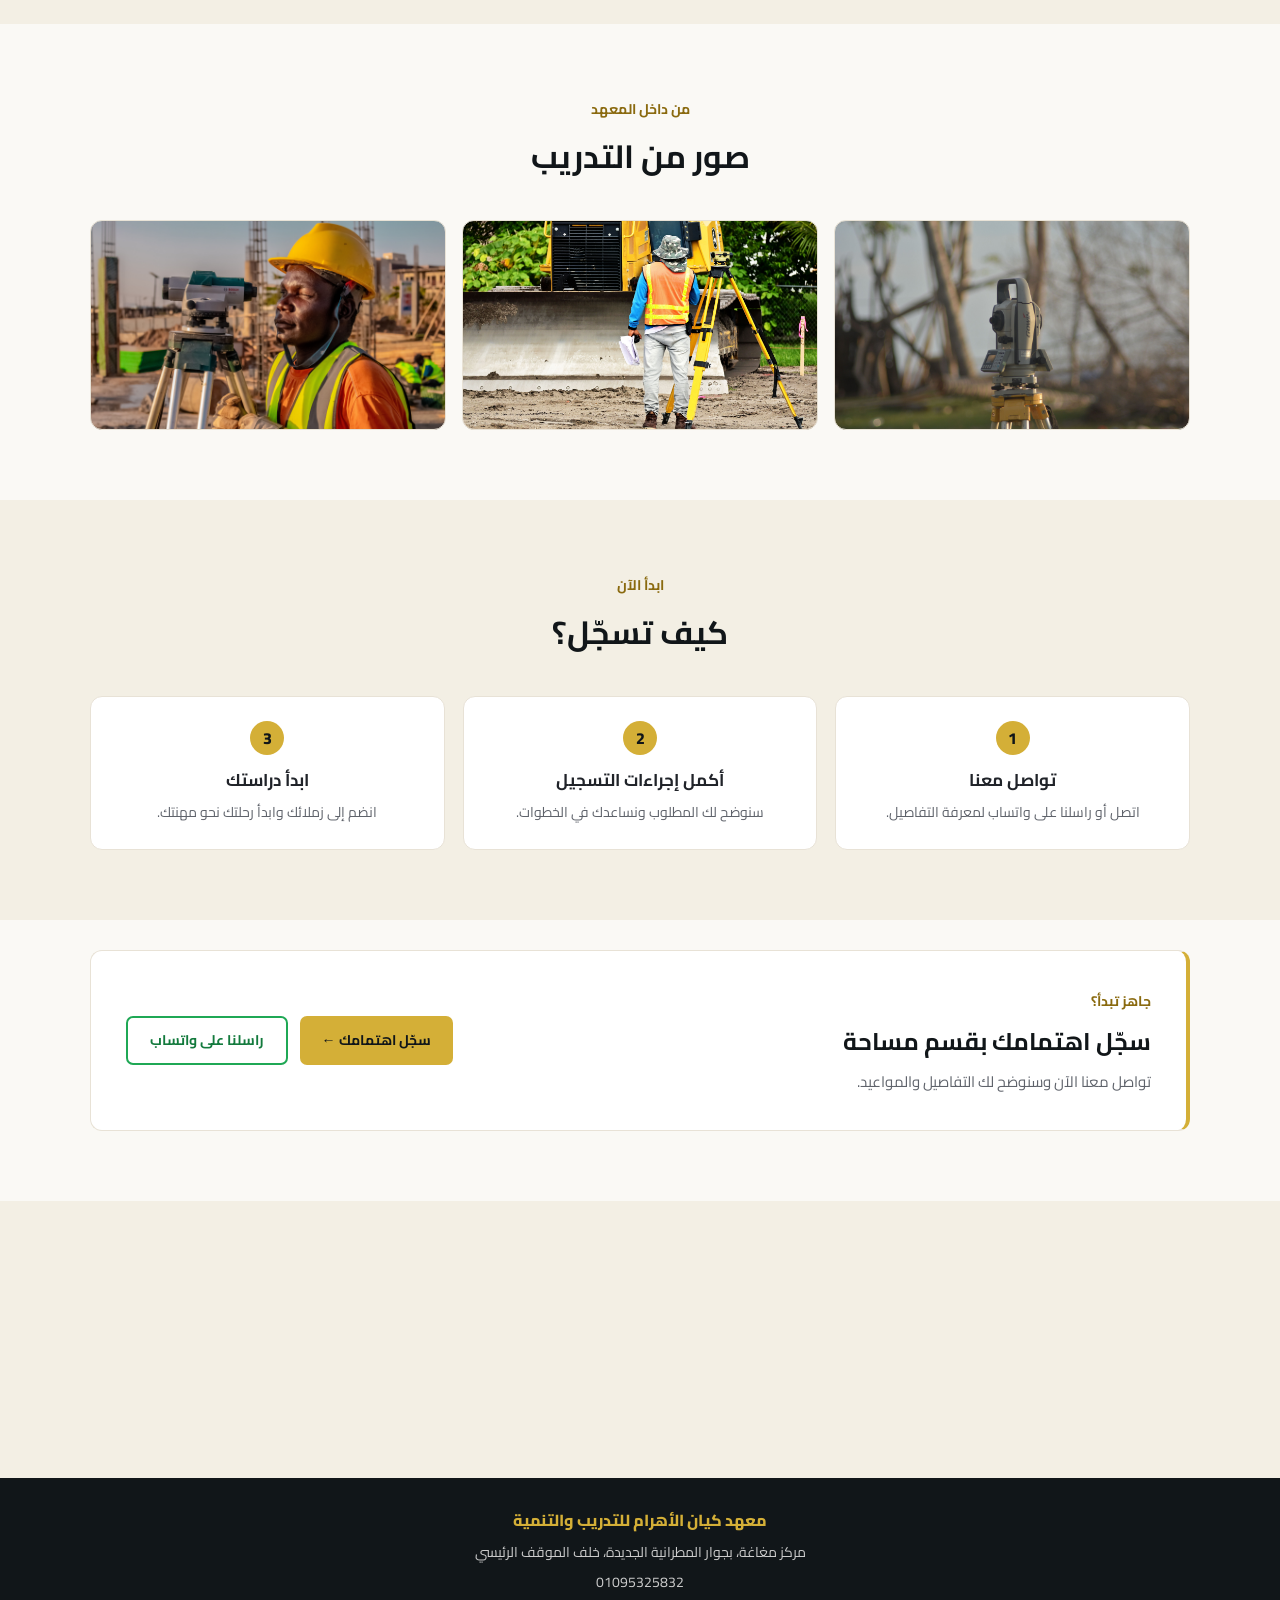
<file: survey.html>
<!DOCTYPE html>
<html lang="ar" dir="rtl">
<head>
  <meta charset="UTF-8">
  <meta name="viewport" content="width=device-width, initial-scale=1.0">

  <title>مساحة - معهد كيان الأهرام</title>
  <meta name="description" content="اكتسب مهارات المساحة والرفع المساحي من خلال تدريب عملي في الموقع.">
  <link rel="icon" type="image/png" href="images/favicon.png">

  <link rel="preconnect" href="https://fonts.googleapis.com">
  <link rel="preconnect" href="https://fonts.gstatic.com" crossorigin>
  <link href="https://fonts.googleapis.com/css2?family=Cairo:wght@400;600;700;800&display=swap" rel="stylesheet">

  <link rel="stylesheet" href="style.css">
</head>
<body>

  <!-- الهيدر -->
  <header class="navbar">
    <a href="index.html" class="brand">
      <img class="brand-logo" src="images/logo.png" alt="" width="58" height="58">
      <span class="brand-text">
        <strong>معهد كيان الأهرام</strong>
        <small>للتدريب والتنمية</small>
      </span>
    </a>

    <button class="menu-toggle" id="menuToggle" aria-label="القائمة">☰</button>

    <nav class="nav-links" id="navLinks">
      <a href="index.html">الرئيسية</a>
      <a href="index.html#departments">الأقسام</a>
      <a href="index.html#projects">المشاريع</a>
      <a href="index.html#testimonials">آراء الخريجين</a>
      <a href="index.html#faq">أسئلة شائعة</a>
      <a href="contact.html">تواصل معنا</a>
    </nav>

    <a href="index.html#departments" class="nav-button">ابدأ الآن</a>
  </header>

  <main>
    <!-- الهيرو: غيّر الصورة من images/survey-hero.jpg -->
    <section class="hero hero-small" style="--hero-image: url('images/land (3).jpg')">
      <div class="hero-content">
        <div class="hero-icon">📐</div>
        <span class="eyebrow">أقسام المعهد</span>
        <h1>مساحة</h1>
        <p>اكتسب مهارات المساحة والرفع المساحي من خلال تدريب عملي في الموقع.</p>

        <div class="cta-actions">
          <a href="contact.html?dept=%D9%85%D8%B3%D8%A7%D8%AD%D8%A9" class="primary-button">سجّل اهتمامك ←</a>
          <a href="https://wa.me/201095325832?text=%D8%A7%D9%84%D8%B3%D9%84%D8%A7%D9%85%20%D8%B9%D9%84%D9%8A%D9%83%D9%85%D8%8C%20%D8%B9%D8%A7%D9%8A%D8%B2%20%D8%A3%D8%B3%D8%AA%D9%81%D8%B3%D8%B1%20%D8%B9%D9%86%20%D9%82%D8%B3%D9%85%20%D9%85%D8%B3%D8%A7%D8%AD%D8%A9%20%D9%81%D9%8A%20%D9%85%D8%B9%D9%87%D8%AF%20%D9%83%D9%8A%D8%A7%D9%86%20%D8%A7%D9%84%D8%A3%D9%87%D8%B1%D8%A7%D9%85." class="secondary-button" target="_blank" rel="noopener">اسأل على واتساب</a>
        </div>
      </div>
    </section>

    <!-- معلومات سريعة -->
    <section class="section facts-section">
      <div class="info-grid">
        <div class="info-card">
          <div class="info-icon">⏱️</div>
          <h3>مدة الدراسة</h3>
          <p>سنتين</p>
        </div>

        <div class="info-card">
          <div class="info-icon">🎓</div>
          <h3>الشهادة</h3>
          <p>شهادة معتمدة حكوميًا</p>
        </div>

        <div class="info-card">
          <div class="info-icon">💰</div>
          <h3>المصروفات</h3>
          <!-- رقم تجريبي: غيّره بالمصروفات الحقيقية -->
          <p>10,000 جنيه سنويًا</p>
        </div>

        <div class="info-card">
          <div class="info-icon">💼</div>
          <h3>فرص العمل</h3>
          <p>متجددة باستمرار</p>
        </div>
      </div>
    </section>

    <!-- لمن هذا القسم + فرص العمل -->
    <section class="section">
      <div class="panel-grid">
        <div class="panel">
          <h3>لمن هذا القسم؟</h3>
          <ul class="checklist">
            <li>من يحب العمل الميداني في الموقع</li>
            <li>من يهتم بالقياس والخرائط والأرقام</li>
            <li>من يريد دخول مجال المقاولات والتعمير</li>
          </ul>
        </div>

        <div class="panel">
          <h3>فرص العمل بعد التخرج</h3>
          <ul class="checklist">
            <li>مساح في شركات المقاولات</li>
            <li>العمل في مكاتب الاستشارات الهندسية</li>
            <li>مساعد مساح في مشروعات الطرق والمباني</li>
            <li>العمل في شركات التعمير والبنية التحتية</li>
          </ul>
          <p class="panel-note">يوفّر المعهد فرص عمل لخريجيه بشكل مستمر.</p>
        </div>
      </div>
    </section>

    <!-- ماذا ستتعلم -->
    <section class="section section-alt">
      <div class="section-heading">
        <span class="eyebrow">المنهج</span>
        <h2>ماذا ستتعلم؟</h2>
      </div>

      <div class="learn-grid">
        <div class="learn-card"><span class="learn-number">1</span><p>أساسيات علم المساحة</p></div>
        <div class="learn-card"><span class="learn-number">2</span><p>استخدام أجهزة الرفع المساحي</p></div>
        <div class="learn-card"><span class="learn-number">3</span><p>قراءة الخرائط والمناسيب</p></div>
        <div class="learn-card"><span class="learn-number">4</span><p>حساب المساحات والأحجام</p></div>
        <div class="learn-card"><span class="learn-number">5</span><p>التطبيق العملي في الموقع</p></div>
      </div>
    </section>

    <!-- معرض الصور: images/survey-1.jpg إلى survey-3.jpg -->
    <section class="section">
      <div class="section-heading">
        <span class="eyebrow">من داخل المعهد</span>
        <h2>صور من التدريب</h2>
      </div>

      <div class="gallery">
        <div class="gallery-item" style="background-image: url('images/land (1).jpg')" role="img" aria-label="مساحة: تدريب عملي"></div>
        <div class="gallery-item" style="background-image: url('images/land\ \(2\).jpg')" role="img" aria-label="مساحة: داخل القاعات"></div>
        <div class="gallery-item" style="background-image: url('images/land (4).jpg')" role="img" aria-label="مساحة: من حياة المعهد"></div>
      </div>
    </section>

    <!-- خطوات التسجيل -->
    <section class="section section-alt">
      <div class="section-heading">
        <span class="eyebrow">ابدأ الآن</span>
        <h2>كيف تسجّل؟</h2>
      </div>

      <div class="steps">
        <div class="step">
          <span class="learn-number">1</span>
          <h3>تواصل معنا</h3>
          <p>اتصل أو راسلنا على واتساب لمعرفة التفاصيل.</p>
        </div>
        <div class="step">
          <span class="learn-number">2</span>
          <h3>أكمل إجراءات التسجيل</h3>
          <p>سنوضح لك المطلوب ونساعدك في الخطوات.</p>
        </div>
        <div class="step">
          <span class="learn-number">3</span>
          <h3>ابدأ دراستك</h3>
          <p>انضم إلى زملائك وابدأ رحلتك نحو مهنتك.</p>
        </div>
      </div>
    </section>

    <!-- دعوة أخيرة -->
    <section class="contact-section">
      <div>
        <span class="eyebrow">جاهز تبدأ؟</span>
        <h2>سجّل اهتمامك بقسم مساحة</h2>
        <p>تواصل معنا الآن وسنوضح لك التفاصيل والمواعيد.</p>
      </div>

      <div class="cta-actions">
        <a href="contact.html?dept=%D9%85%D8%B3%D8%A7%D8%AD%D8%A9" class="primary-button">سجّل اهتمامك ←</a>
        <a href="https://wa.me/201095325832?text=%D8%A7%D9%84%D8%B3%D9%84%D8%A7%D9%85%20%D8%B9%D9%84%D9%8A%D9%83%D9%85%D8%8C%20%D8%B9%D8%A7%D9%8A%D8%B2%20%D8%A3%D8%B3%D8%AA%D9%81%D8%B3%D8%B1%20%D8%B9%D9%86%20%D9%82%D8%B3%D9%85%20%D9%85%D8%B3%D8%A7%D8%AD%D8%A9%20%D9%81%D9%8A%20%D9%85%D8%B9%D9%87%D8%AF%20%D9%83%D9%8A%D8%A7%D9%86%20%D8%A7%D9%84%D8%A3%D9%87%D8%B1%D8%A7%D9%85." class="secondary-button" target="_blank" rel="noopener">راسلنا على واتساب</a>
      </div>
    </section>

    <!-- أقسام أخرى -->
    <section class="section section-alt">
      <div class="section-heading">
        <h2>أقسام أخرى</h2>
      </div>

      <div class="other-links">
        <a href="health.html">خدمات صحية</a>
        <a href="labs.html">تحاليل طبية</a>
        <a href="construction.html">إنشاء</a>
        <a href="business.html">إدارة أعمال</a>
        <a href="it.html">تكنولوجيا معلومات</a>
        <a href="decor.html">ديكور وتشطيبات</a>
      </div>
    </section>
  </main>

  <!-- زر واتساب وزر العودة لأعلى -->
  <a href="https://wa.me/201095325832?text=%D8%A7%D9%84%D8%B3%D9%84%D8%A7%D9%85%20%D8%B9%D9%84%D9%8A%D9%83%D9%85%D8%8C%20%D8%B9%D8%A7%D9%8A%D8%B2%20%D8%A3%D8%B3%D8%AA%D9%81%D8%B3%D8%B1%20%D8%B9%D9%86%20%D9%85%D8%B9%D9%87%D8%AF%20%D9%83%D9%8A%D8%A7%D9%86%20%D8%A7%D9%84%D8%A3%D9%87%D8%B1%D8%A7%D9%85." class="whatsapp-float" target="_blank" rel="noopener"
    aria-label="راسلنا على واتساب">💬</a>
  <button id="backToTop" class="back-to-top" aria-label="العودة لأعلى">↑</button>

  <footer class="footer">
    <a href="index.html" class="footer-brand">معهد كيان الأهرام للتدريب والتنمية</a>
    <p>مركز مغاغة، بجوار المطرانية الجديدة، خلف الموقف الرئيسي</p>
    <p><a href="tel:+201095325832" dir="ltr">01095325832</a></p>
  </footer>

  <script src="script.js"></script>
</body>
</html>
</file>
<file: style.css>
/* 1. الأساسيات */
:root {
  --black: #111619;
  --gold: #d4af37;
  --gold-light: #f1d58a;
  --gold-dark: #8a6a0f;   /* للنصوص الذهبية على خلفية فاتحة */
  --white: #faf9f5;
  --text: #202329;
  --muted: #5f636b;
  --border: #e8e2d6;
  --whatsapp: #1fa855;
}

* {
  margin: 0;
  padding: 0;
  box-sizing: border-box;
}

html {
  scroll-behavior: smooth;
  scroll-padding-top: 100px;
}

body {
  font-family: "Cairo", sans-serif;
  background: var(--white);
  color: var(--text);
  line-height: 1.8;
}

a {
  text-decoration: none;
  color: inherit;
}

button {
  font: inherit;
  cursor: pointer;
}

img {
  max-width: 100%;
  display: block;
}

ul {
  list-style: none;
}

/* يظهر لما نتنقل بالكيبورد */
:focus-visible {
  outline: 3px solid var(--gold);
  outline-offset: 3px;
}

/* 2. الهيدر */
.navbar {
  min-height: 82px;
  padding: 14px 6%;
  display: flex;
  justify-content: space-between;
  align-items: center;
  gap: 25px;
  background: var(--black);
  color: white;
  border-bottom: 2px solid var(--gold);
  position: sticky;
  top: 0;
  z-index: 100;
}

.brand {
  display: flex;
  align-items: center;
  gap: 10px;
  flex-shrink: 0;
}

/* اللوجو شفاف وكتابته غامقة، فبنحطه على خلفية بيضا */
.brand-logo {
  width: 58px;
  height: 58px;
}

.brand-text {
  display: flex;
  flex-direction: column;
  line-height: 1.5;
}

.brand-text strong {
  font-size: 17px;
}

.brand-text small {
  color: var(--gold-light);
  font-size: 13px;
}

.nav-links {
  display: flex;
  align-items: center;
  gap: 20px;
}

.nav-links a {
  font-size: 14px;
  color: #eeeeee;
  transition: color 0.3s;
}

.nav-links a:hover {
  color: var(--gold);
}

.nav-button,
.primary-button {
  display: inline-flex;
  align-items: center;
  justify-content: center;
  gap: 10px;
  background: var(--gold);
  color: var(--black);
  padding: 10px 22px;
  border: none;
  border-radius: 7px;
  font-weight: 700;
  font-size: 14px;
  transition: background-color 0.3s, transform 0.3s;
}

.nav-button:hover,
.primary-button:hover {
  background: var(--gold-light);
  transform: translateY(-2px);
}

.secondary-button {
  display: inline-flex;
  align-items: center;
  justify-content: center;
  padding: 10px 22px;
  border: 2px solid var(--whatsapp);
  border-radius: 7px;
  color: #137a3d;
  font-weight: 700;
  font-size: 14px;
  transition: background-color 0.3s, color 0.3s;
}

.secondary-button:hover {
  background: var(--whatsapp);
  color: white;
}

.menu-toggle {
  display: none;
  border: 1px solid var(--gold);
  background: transparent;
  color: var(--gold);
  padding: 5px 12px;
  border-radius: 6px;
  font-size: 18px;
}

/* 3. الهيرو */
.hero {
  min-height: 550px;
  padding: 70px 8%;
  display: flex;
  align-items: center;
  background-color: var(--black);
  background-image:
    linear-gradient(90deg, rgba(17, 22, 25, 0.94), rgba(17, 22, 25, 0.65)),
    var(--hero-image, url("./images/1\ \(2\).jpg"));
  background-position: center;
  background-size: cover;
  color: white;
}

.hero-content {
  max-width: 610px;
}

.eyebrow {
  display: inline-block;
  color: var(--gold-dark);
  font-size: 14px;
  font-weight: 700;
}

.hero .eyebrow {
  color: var(--gold-light);
}

.hero h1 {
  font-size: clamp(30px, 4vw, 48px);
  line-height: 1.5;
  margin: 12px 0;
  font-weight: 800;
}

.hero h1 span {
  color: var(--gold-light);
}

.hero p {
  color: #e1e1e1;
  max-width: 500px;
  margin-bottom: 25px;
  font-size: 16px;
}

/* هيرو صفحات الأقسام والتواصل (أصغر) */
.hero.hero-small {
  min-height: 320px;
}

.hero-icon {
  font-size: 48px;
  line-height: 1.3;
}

/* 4. أقسام عامة */
.section {
  padding: 70px 7%;
}

.section-alt {
  background: #f3efe4;
}

.section-heading {
  text-align: center;
  margin-bottom: 35px;
}

.section-heading h2,
.contact-section h2 {
  font-size: clamp(24px, 3vw, 32px);
  margin: 5px 0;
  color: var(--black);
}

.section-heading p,
.contact-section p {
  color: var(--muted);
  font-size: 15px;
}

.link-button {
  display: inline-block;
  color: var(--gold-dark);
  font-size: 14px;
  font-weight: 700;
}

a.link-button:hover {
  text-decoration: underline;
}

/* 5. كروت الأقسام */
/* flex بدل grid عشان الصف الأخير (3 كروت) يتوسّط. --cols = عدد الكروت في الصف */
.departments-grid {
  --cols: 4;
  --gap: 18px;
  display: flex;
  flex-wrap: wrap;
  justify-content: center;
  gap: var(--gap);
}

.departments-grid > * {
  flex: 0 0 calc((100% - var(--gap) * (var(--cols) - 1)) / var(--cols));
}

.department-card {
  display: block;
  padding: 25px 15px;
  text-align: center;
  border: 1px solid var(--border);
  background: white;
  border-radius: 12px;
  transition: transform 0.3s, box-shadow 0.3s, border-color 0.3s;
}

.department-card:hover {
  transform: translateY(-6px);
  box-shadow: 0 10px 25px #11161912;
  border-color: var(--gold);
}

.card-icon {
  width: 60px;
  height: 60px;
  margin: 0 auto 12px;
  display: grid;
  place-items: center;
  font-size: 30px;
  background: #f7f1de;
  border-radius: 50%;
}

.department-card h3 {
  font-size: 17px;
  margin-bottom: 8px;
}

.department-card p {
  color: var(--muted);
  font-size: 14px;
  margin-bottom: 15px;
}

/* 6. الإحصائيات */
.stats {
  margin: 0 7%;
  padding: 30px 20px;
  display: grid;
  grid-template-columns: repeat(3, 1fr);
  background: var(--black);
  color: white;
  border-radius: 12px;
  border-bottom: 3px solid var(--gold);
}

.stat-item {
  display: flex;
  flex-direction: column;
  align-items: center;
  text-align: center;
  gap: 5px;
  padding: 5px;
}

.stat-item + .stat-item {
  border-inline-start: 1px solid #d4af3755;
}

.stat-number {
  direction: ltr;   /* عشان علامة + تظهر بعد الرقم */
  color: var(--gold);
  font-size: 32px;
  font-weight: 800;
}

.stat-label {
  font-size: 14px;
}

/* 7. المشاريع */
.projects-grid {
  display: grid;
  grid-template-columns: repeat(3, minmax(0, 1fr));
  gap: 22px;
}

.project-card {
  background: white;
  border: 1px solid var(--border);
  border-radius: 12px;
  overflow: hidden;
  transition: transform 0.3s;
}

.project-card:hover {
  transform: translateY(-5px);
}

.project-image {
  width: 100%;
  height: 190px;
  object-fit: cover;
  background: #ddd7c8;
}

.project-info {
  padding: 18px;
}

.project-info h3 {
  font-size: 17px;
  margin-bottom: 5px;
}

.project-info p {
  color: var(--muted);
  font-size: 14px;
  margin-bottom: 12px;
}

/* 8. آراء الخريجين */
.testimonials-grid {
  display: grid;
  grid-template-columns: repeat(3, minmax(0, 1fr));
  gap: 22px;
}

.testimonial-card {
  padding: 26px 22px;
  background: white;
  border: 1px solid var(--border);
  border-inline-start: 4px solid var(--gold);
  border-radius: 12px;
}

.testimonial-card blockquote {
  font-size: 15px;
  margin-bottom: 16px;
}

.testimonial-card figcaption {
  display: flex;
  flex-direction: column;
  font-size: 14px;
  color: var(--muted);
}

.testimonial-card figcaption strong {
  color: var(--black);
}

/* 9. الأسئلة الشائعة */
.faq-list {
  max-width: 760px;
  margin: 0 auto;
  display: grid;
  gap: 12px;
}

.faq-list details {
  background: white;
  border: 1px solid var(--border);
  border-radius: 10px;
}

.faq-list summary {
  padding: 16px 20px;
  font-weight: 700;
  cursor: pointer;
  list-style: none;
  display: flex;
  justify-content: space-between;
  align-items: center;
  gap: 15px;
}

.faq-list summary::-webkit-details-marker {
  display: none;
}

.faq-list summary::after {
  content: "+";
  font-size: 22px;
  color: var(--gold-dark);
  transition: transform 0.3s;
}

.faq-list details[open] summary::after {
  transform: rotate(45deg);
}

.faq-list details p {
  padding: 0 20px 18px;
  color: var(--muted);
  font-size: 15px;
}

/* 10. دعوة التواصل */
.contact-section {
  margin: 30px 7% 70px;
  padding: 35px;
  display: flex;
  justify-content: space-between;
  align-items: center;
  gap: 25px;
  border: 1px solid var(--border);
  border-inline-start: 4px solid var(--gold);
  border-radius: 12px;
  background: white;
}

.contact-section h2 {
  font-size: 24px;
}

.contact-section p {
  max-width: 600px;
}

.cta-actions {
  display: flex;
  flex-wrap: wrap;
  gap: 12px;
}

/* 11. صفحة التواصل */
.info-grid {
  display: grid;
  grid-template-columns: repeat(auto-fit, minmax(220px, 1fr));
  gap: 18px;
  margin-bottom: 35px;
}

.info-card {
  padding: 22px 18px;
  text-align: center;
  background: white;
  border: 1px solid var(--border);
  border-radius: 12px;
}

.info-icon {
  font-size: 30px;
  line-height: 1.5;
}

.info-card h3 {
  font-size: 16px;
  margin-bottom: 4px;
}

.info-card p,
.info-card a {
  font-size: 14px;
  color: var(--muted);
}

.info-card a:hover {
  color: var(--gold-dark);
  text-decoration: underline;
}

.contact-form {
  max-width: 560px;
  margin: 0 auto 35px;
  padding: 30px;
  background: white;
  border: 1px solid var(--border);
  border-top: 4px solid var(--gold);
  border-radius: 12px;
}

.contact-form h2 {
  font-size: 23px;
  color: var(--black);
  margin-bottom: 15px;
}

.form-group {
  margin-bottom: 14px;
}

.form-group label {
  display: block;
  font-size: 14px;
  font-weight: 700;
  margin-bottom: 5px;
}

.form-group input,
.form-group select,
.form-group textarea {
  width: 100%;
  padding: 11px 12px;
  font: inherit;
  font-size: 15px;
  color: var(--text);
  background: white;
  border: 1px solid #cfc8b8;
  border-radius: 7px;
}

.form-group input:focus,
.form-group select:focus,
.form-group textarea:focus {
  outline: none;
  border-color: var(--gold);
  box-shadow: 0 0 0 3px #d4af3740;
}

.contact-form .primary-button {
  width: 100%;
  margin-top: 5px;
}

.map-wrap {
  border: 1px solid var(--border);
  border-radius: 12px;
  overflow: hidden;
}

.map-wrap iframe {
  display: block;
  width: 100%;
  height: 360px;
  border: 0;
}

/* 12. صفحات الأقسام */
.checklist li {
  padding: 12px 0;
  border-bottom: 1px solid var(--border);
}

.checklist li::before {
  content: "✓";
  margin-inline-end: 10px;
  color: var(--gold-dark);
  font-weight: 700;
}

.other-links {
  display: flex;
  flex-wrap: wrap;
  justify-content: center;
  gap: 10px;
}

.other-links a {
  padding: 6px 18px;
  background: white;
  border: 1px solid var(--border);
  border-radius: 30px;
  font-size: 14px;
  transition: border-color 0.3s;
}

.other-links a:hover {
  border-color: var(--gold);
}

/* صفحات الأقسام: شريط المعلومات والكروت والمعرض */
.hero .secondary-button {
  background: #178a45;
  border-color: #178a45;
  color: white;
}

.hero .secondary-button:hover {
  background: #12703a;
}

/* شريط المعلومات بيطلع فوق الهيرو شوية */
.facts-section {
  padding-top: 0;
}

.facts-section .info-grid {
  position: relative;
  margin: -55px 0 0;
}

.facts-section .info-card {
  box-shadow: 0 8px 22px #11161914;
}

.panel-grid {
  display: grid;
  grid-template-columns: repeat(auto-fit, minmax(300px, 1fr));
  gap: 22px;
}

.panel {
  padding: 26px 24px;
  background: white;
  border: 1px solid var(--border);
  border-top: 4px solid var(--gold);
  border-radius: 12px;
}

.panel h3 {
  font-size: 19px;
  color: var(--black);
  margin-bottom: 8px;
}

.panel-note {
  margin-top: 12px;
  font-size: 14px;
  color: var(--muted);
}

.learn-grid {
  display: grid;
  grid-template-columns: repeat(auto-fit, minmax(210px, 1fr));
  gap: 16px;
}

.learn-card {
  display: flex;
  align-items: flex-start;
  gap: 12px;
  padding: 18px;
  background: white;
  border: 1px solid var(--border);
  border-radius: 12px;
}

.learn-number {
  width: 34px;
  height: 34px;
  flex-shrink: 0;
  display: grid;
  place-items: center;
  background: var(--gold);
  color: var(--black);
  font-weight: 800;
  border-radius: 50%;
}

/* الصورة بتتحط بـ style في الـ HTML. لو مش موجودة بيظهر اللون الرمادي */
.gallery {
  display: grid;
  grid-template-columns: repeat(auto-fit, minmax(240px, 1fr));
  gap: 16px;
}

.gallery-item {
  height: 210px;
  background: #ddd7c8 center / cover no-repeat;
  border: 1px solid var(--border);
  border-radius: 12px;
}

.steps {
  display: grid;
  grid-template-columns: repeat(auto-fit, minmax(220px, 1fr));
  gap: 18px;
}

.step {
  padding: 24px 20px;
  text-align: center;
  background: white;
  border: 1px solid var(--border);
  border-radius: 12px;
}

.step .learn-number {
  margin: 0 auto 10px;
}

.step h3 {
  font-size: 17px;
  margin-bottom: 4px;
}

.step p {
  color: var(--muted);
  font-size: 14px;
}

/* 13. الفوتر */
.footer {
  padding: 28px 7%;
  text-align: center;
  background: var(--black);
  color: white;
}

.footer-brand {
  color: var(--gold);
  font-weight: 800;
}

.footer p {
  font-size: 14px;
  color: #cccccc;
  margin-top: 5px;
}

/* 14. الأزرار العائمة */
.whatsapp-float,
.back-to-top {
  position: fixed;
  inset-block-end: 25px;
  z-index: 90;
}

.whatsapp-float {
  inset-inline-start: 25px;
  width: 54px;
  height: 54px;
  display: grid;
  place-items: center;
  font-size: 26px;
  background: var(--whatsapp);
  border-radius: 50%;
  box-shadow: 0 6px 18px #0000003a;
  transition: transform 0.3s;
}

.whatsapp-float:hover {
  transform: scale(1.08);
}

.back-to-top {
  inset-inline-end: 25px;
  width: 45px;
  height: 45px;
  border: none;
  border-radius: 10px;
  background: var(--gold);
  color: var(--black);
  font-size: 25px;
  font-weight: bold;
  opacity: 0;
  visibility: hidden;
  transition: opacity 0.3s, visibility 0.3s;
}

.back-to-top.show {
  opacity: 1;
  visibility: visible;
}

/* 15. الأنيميشن */
/* الـ JS بيضيف .reveal للعناصر، وبيضيف .show لما تظهر في الشاشة.
   استخدمنا animation (مش transition) عشان ما يتعارضش مع hover الكروت. */
.reveal {
  opacity: 0;
}

.reveal.show {
  opacity: 1;
  animation: revealUp 0.7s ease backwards;
  animation-delay: var(--delay, 0s);
}

/* تأخير بسيط بين الكروت في نفس الصف */
:is(.departments-grid, .projects-grid, .testimonials-grid, .stats, .info-grid,
  .learn-grid, .gallery, .steps, .panel-grid) > :nth-child(4n + 2) {
  --delay: 0.1s;
}

:is(.departments-grid, .projects-grid, .testimonials-grid, .stats, .info-grid,
  .learn-grid, .gallery, .steps, .panel-grid) > :nth-child(4n + 3) {
  --delay: 0.2s;
}

:is(.departments-grid, .projects-grid, .testimonials-grid, .stats, .info-grid,
  .learn-grid, .gallery, .steps, .panel-grid) > :nth-child(4n) {
  --delay: 0.3s;
}

@keyframes revealUp {
  from {
    opacity: 0;
    transform: translateY(40px);
  }
  to {
    opacity: 1;
    transform: translateY(0);
  }
}

/* احترام من بيفضّل تقليل الحركة */
@media (prefers-reduced-motion: reduce) {
  *,
  *::before,
  *::after {
    scroll-behavior: auto !important;
    animation-duration: 0.01ms !important;
    animation-delay: 0s !important;
    transition-duration: 0.01ms !important;
  }
}

/* 16. الموبايل */
@media (max-width: 1000px) {
  .navbar {
    flex-wrap: wrap;
  }

  .nav-links {
    gap: 12px;
  }

  .departments-grid {
    --cols: 3;
  }
}

@media (max-width: 700px) {
  .navbar {
    padding: 12px 5%;
    gap: 12px;
  }

  .menu-toggle {
    display: block;
    margin-inline-start: auto;
  }

  .nav-button {
    display: none;
  }

  .nav-links {
    display: none;
    width: 100%;
    flex-direction: column;
    align-items: stretch;
    gap: 0;
  }

  .nav-links.active {
    display: flex;
  }

  .nav-links a {
    padding: 12px 10px;
    border-bottom: 1px solid #ffffff15;
  }

  .hero {
    min-height: 410px;
    padding: 55px 6%;
  }

  .section {
    padding: 50px 5%;
  }

  .departments-grid {
    --cols: 2;
    --gap: 12px;
  }

  .stats {
    margin: 0 5%;
    padding: 22px 8px;
  }

  .stat-number {
    font-size: 24px;
  }

  .stat-label {
    font-size: 13px;
  }

  .projects-grid,
  .testimonials-grid {
    grid-template-columns: 1fr;
  }

  .project-image {
    height: 210px;
  }

  .contact-section {
    margin: 25px 5% 50px;
    padding: 25px 18px;
    flex-direction: column;
    align-items: flex-start;
  }

  .contact-form {
    padding: 22px 16px;
  }

  .map-wrap iframe {
    height: 280px;
  }

  .whatsapp-float {
    inset-inline-start: 16px;
    inset-block-end: 16px;
  }

  .back-to-top {
    inset-inline-end: 16px;
    inset-block-end: 16px;
  }
}

@media (max-width: 380px) {
  .departments-grid {
    --cols: 1;
  }
}
</file>
